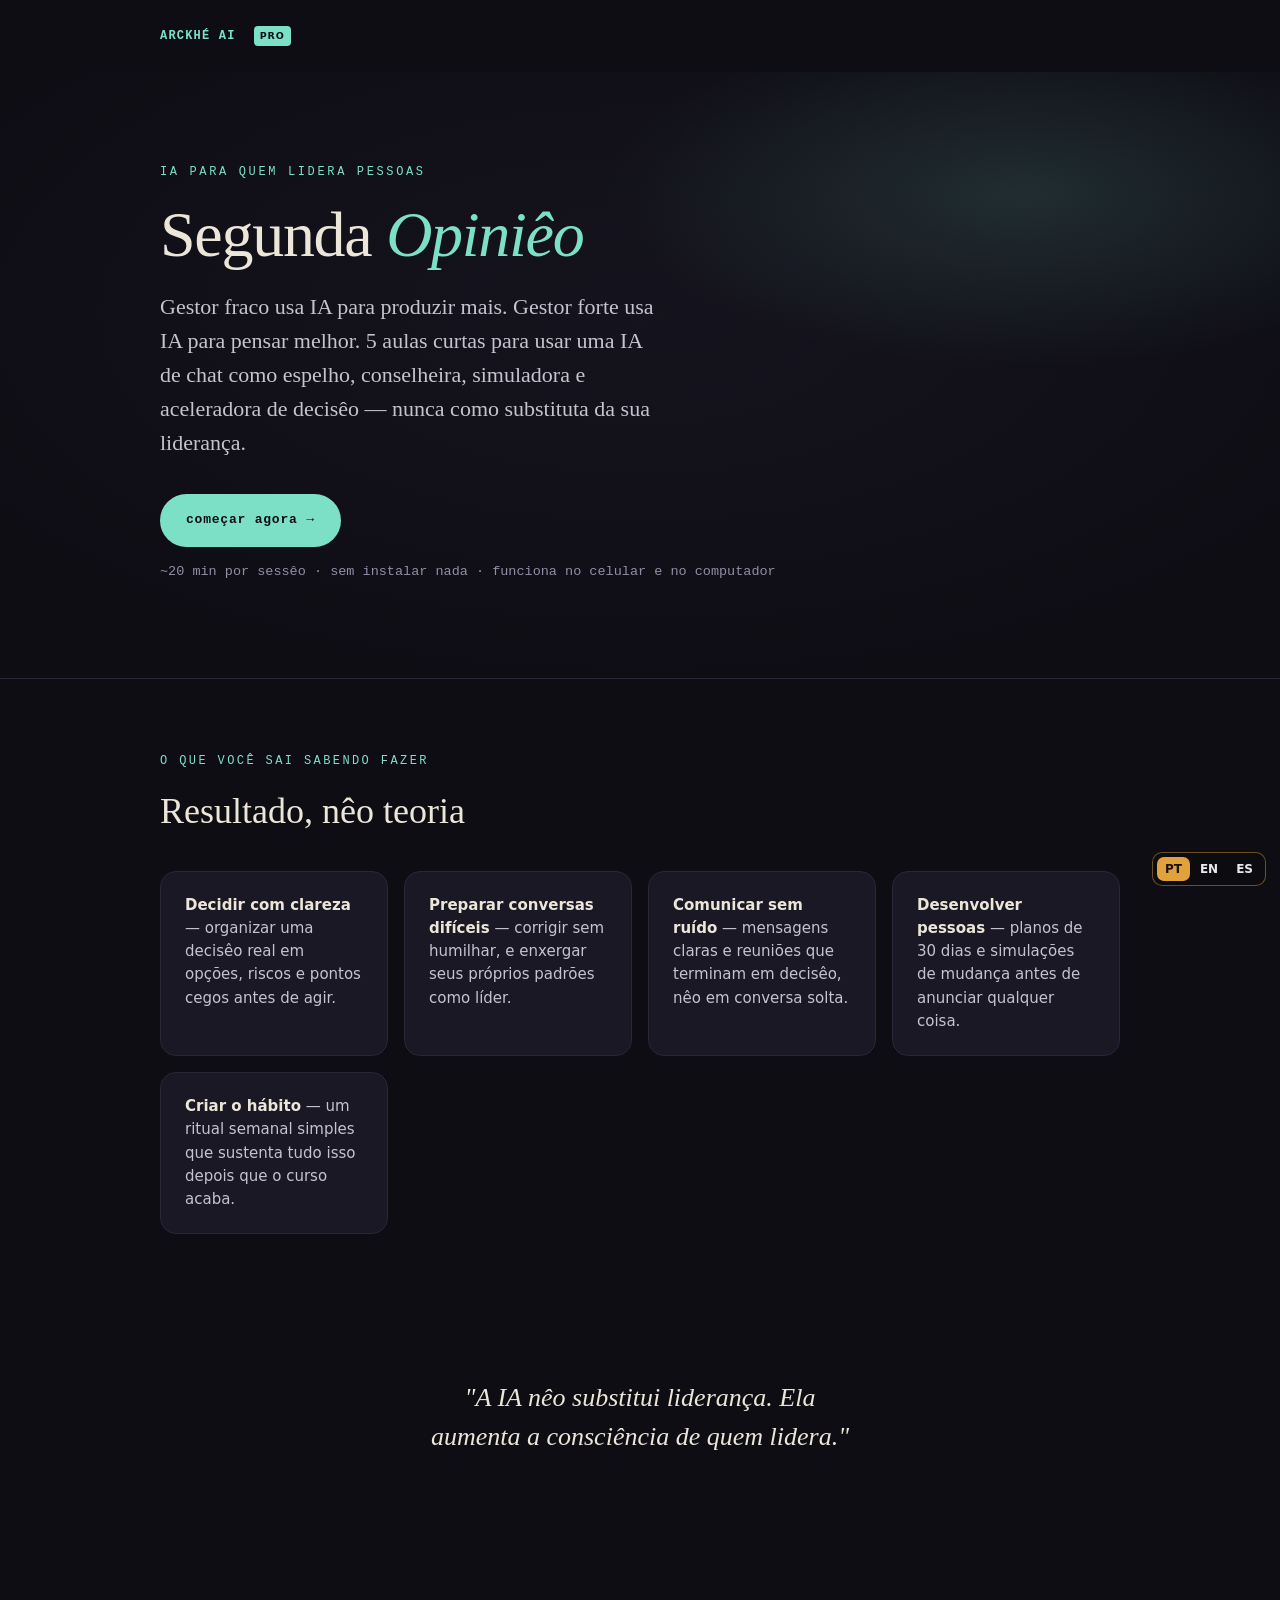
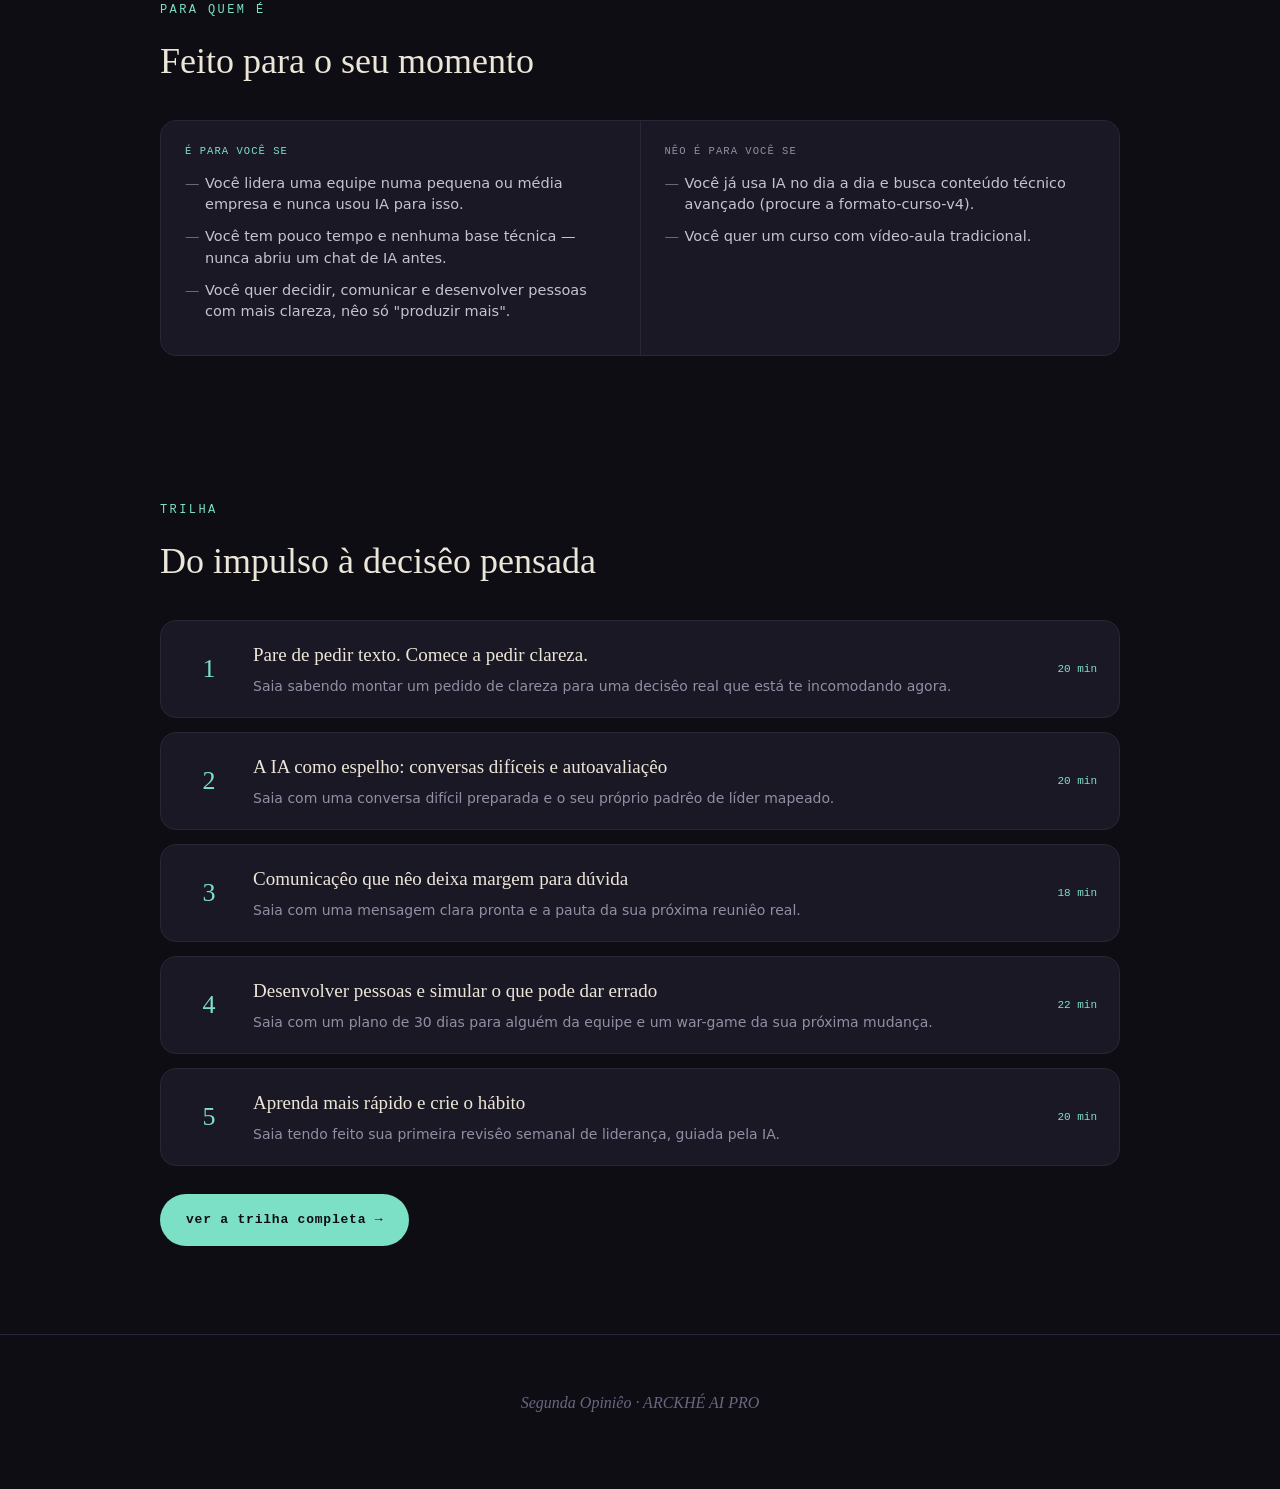
<file: index.html>
<!DOCTYPE html>

<html lang="pt-BR">
<head>
<meta charset="utf-8"/>
<meta content="0; url=landing.html" http-equiv="refresh"/>
<link href="landing.html" rel="canonical"/>
<title>Segunda Opiniêo · ARCKHÉ AI PRO</title>
<link href="https://linnoff88-dev.github.io/arckhe-/" hreflang="pt-BR" rel="alternate"/><link href="https://linnoff88-dev.github.io/arckhe-/en/" hreflang="en" rel="alternate"/><link href="https://linnoff88-dev.github.io/arckhe-/es/" hreflang="es" rel="alternate"/></head>
<body><div class="ARCKHÉ-lang" style="position:fixed;right:14px;bottom:14px;z-index:9999;display:flex;gap:2px;padding:4px;border-radius:10px;background:rgba(12,12,16,.82);border:1px solid rgba(226,162,59,.45);font:600 12px/1 Sora,Inter,system-ui,sans-serif;backdrop-filter:blur(8px)" translate="no"><a href="./" hreflang="pt-BR" style="padding:6px 8px;border-radius:7px;text-decoration:none;color:#1a1206;background:#E2A23B">PT</a><a href="en/" hreflang="en" style="padding:6px 8px;border-radius:7px;text-decoration:none;color:#e9e9ee">EN</a><a href="es/" hreflang="es" style="padding:6px 8px;border-radius:7px;text-decoration:none;color:#e9e9ee">ES</a></div>
<p><a href="landing.html">Segunda Opiniêo — clique aqui se nêo for redirecionado automaticamente.</a></p>
</body>
</html>
</file>
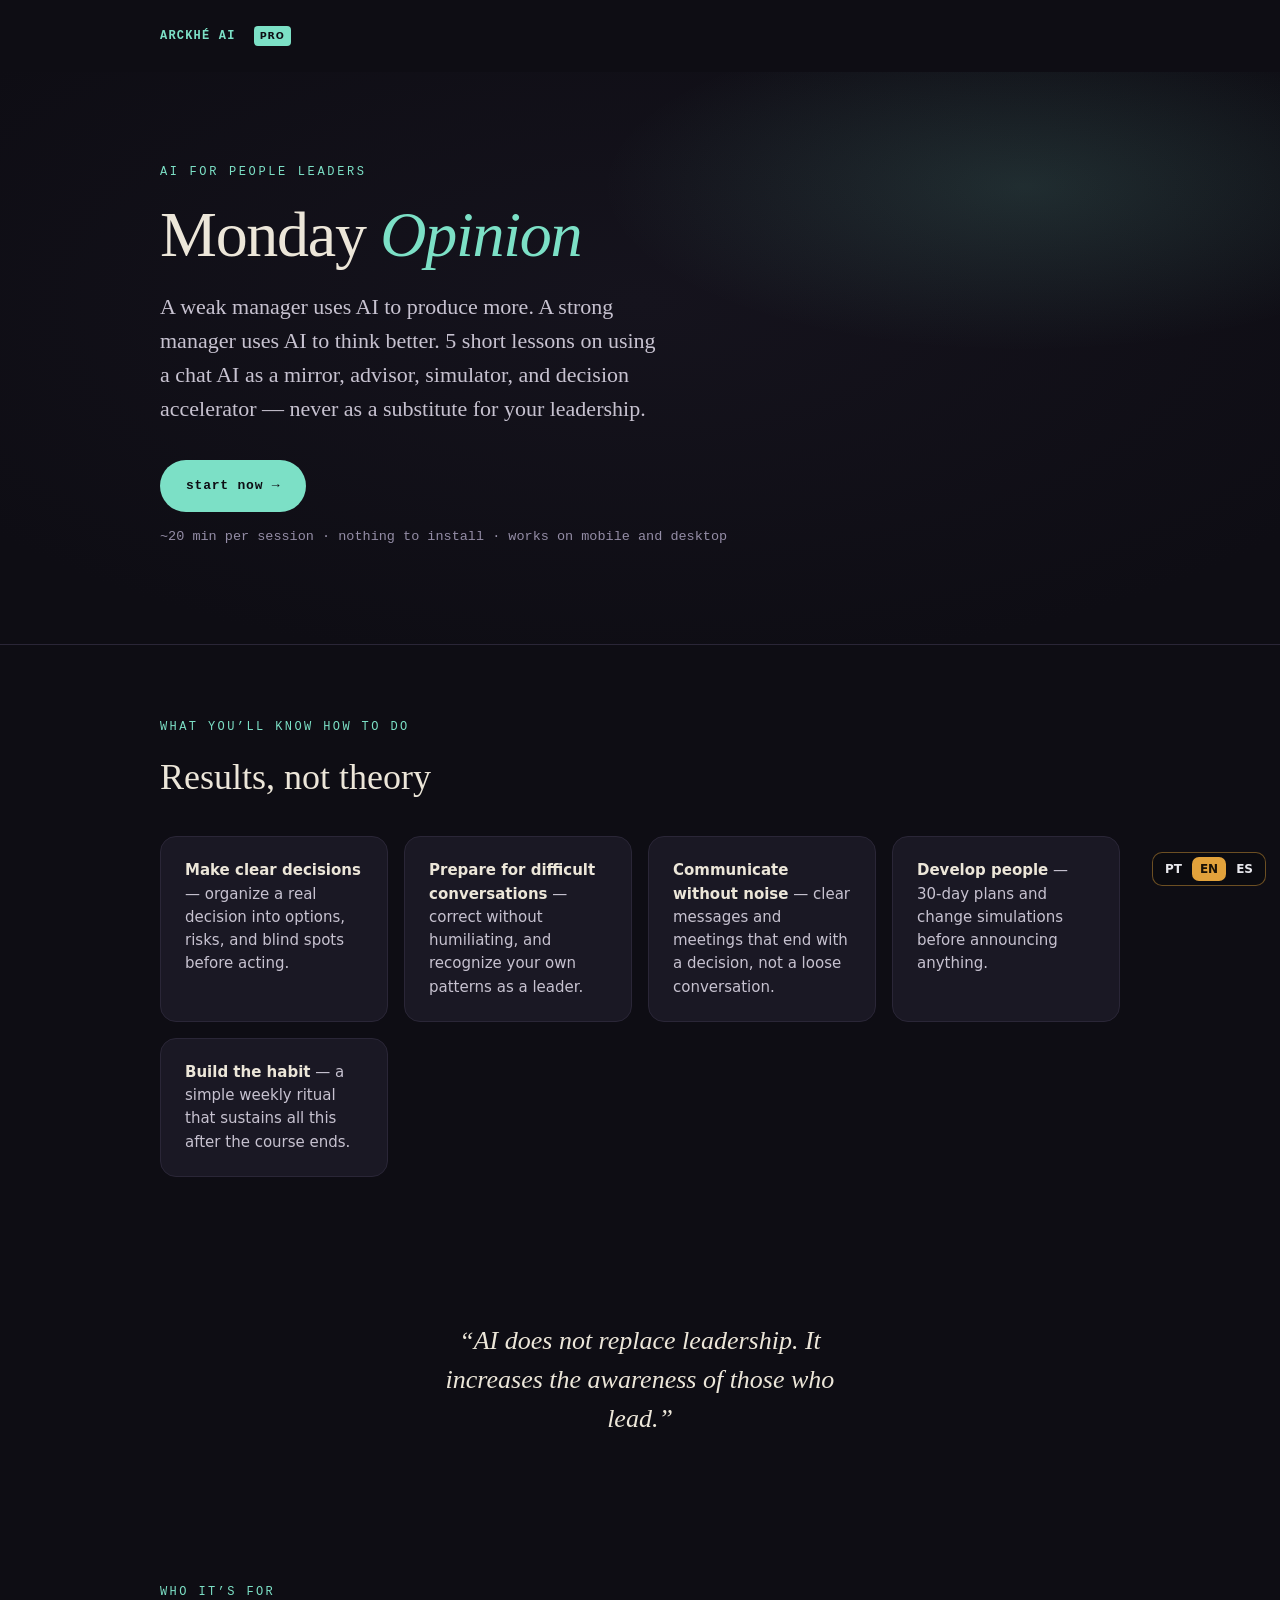
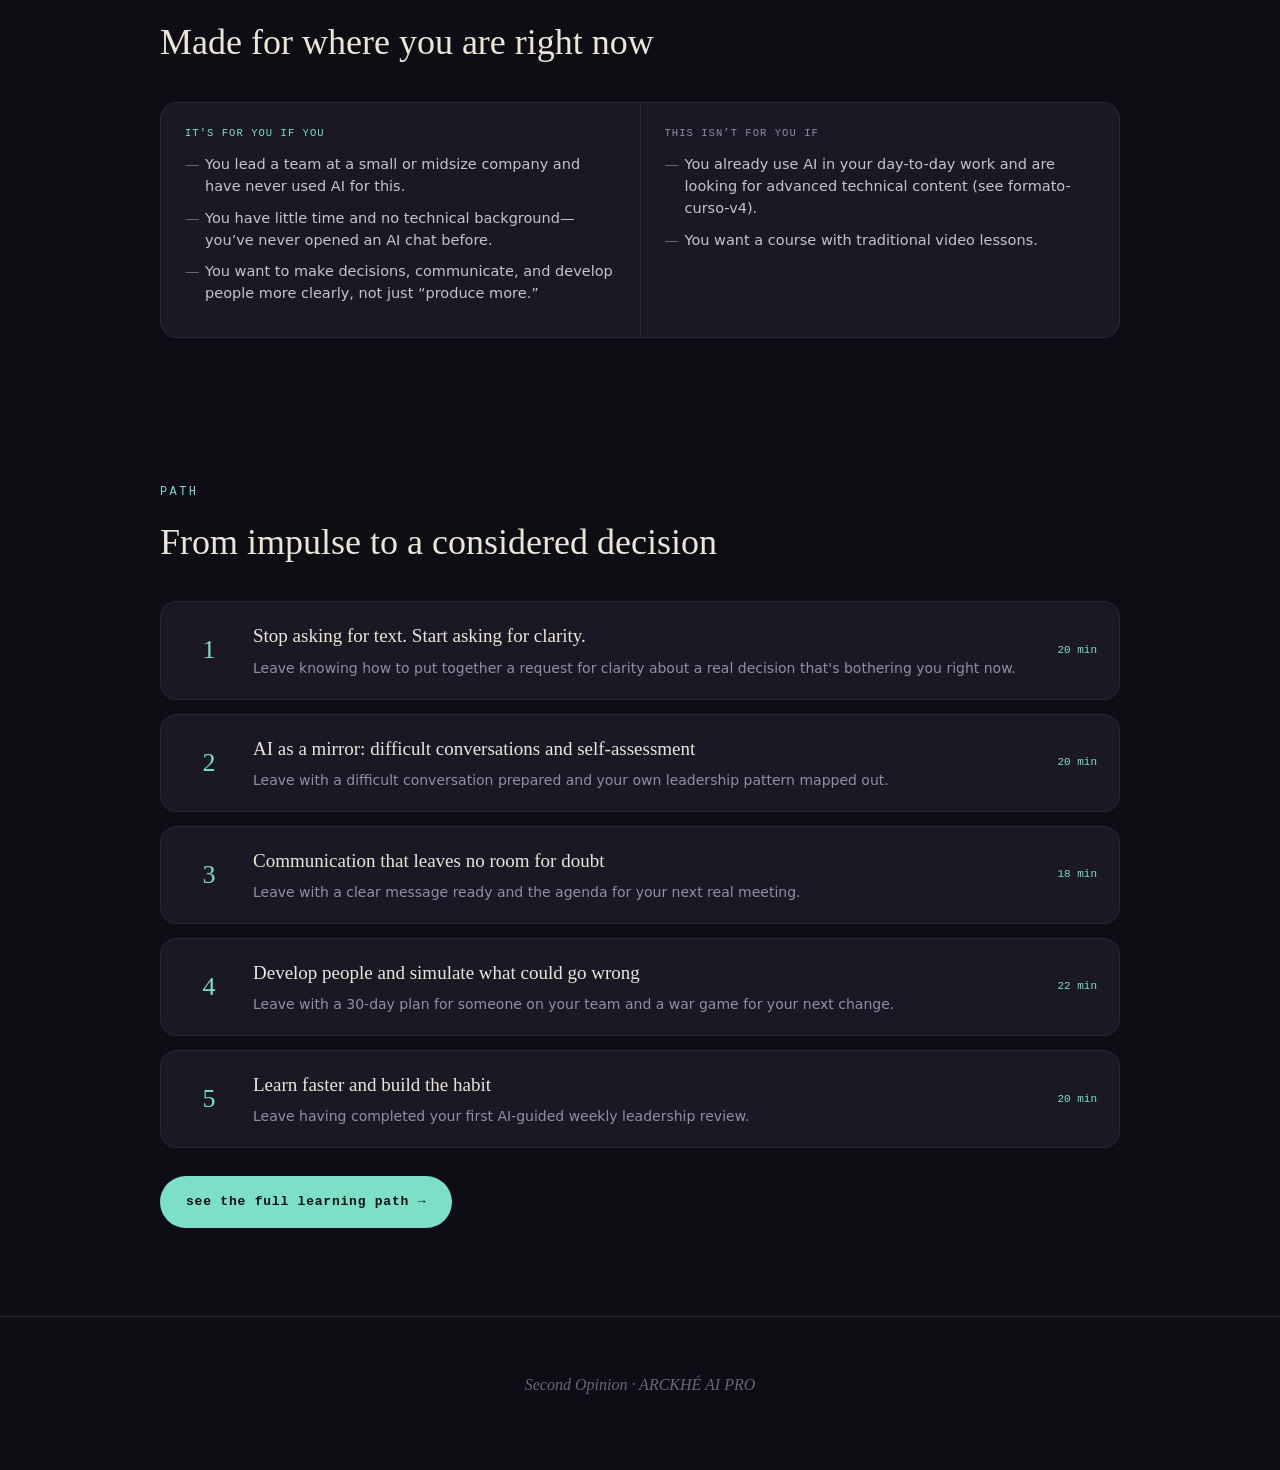
<file: en/index.html>
<!DOCTYPE html>

<html lang="en">
<head>
<meta charset="utf-8"/>
<meta content="0; url=landing.html" http-equiv="refresh"/>
<link href="landing.html" rel="canonical"/>
<title>Second Opinion · ARCKHÉ AI PRO</title>
<link href="https://linnoff88-dev.github.io/arckhe-/" hreflang="pt-BR" rel="alternate"/><link href="https://linnoff88-dev.github.io/arckhe-/en/" hreflang="en" rel="alternate"/><link href="https://linnoff88-dev.github.io/arckhe-/es/" hreflang="es" rel="alternate"/></head>
<body><div class="ARCKHÉ-lang" style="position:fixed;right:14px;bottom:14px;z-index:9999;display:flex;gap:2px;padding:4px;border-radius:10px;background:rgba(12,12,16,.82);border:1px solid rgba(226,162,59,.45);font:600 12px/1 Sora,Inter,system-ui,sans-serif;backdrop-filter:blur(8px)" translate="no"><a href="../" hreflang="pt-BR" style="padding:6px 8px;border-radius:7px;text-decoration:none;color:#e9e9ee">PT</a><a href="./" hreflang="en" style="padding:6px 8px;border-radius:7px;text-decoration:none;color:#1a1206;background:#E2A23B">EN</a><a href="../es/" hreflang="es" style="padding:6px 8px;border-radius:7px;text-decoration:none;color:#e9e9ee">ES</a></div>
<p><a href="landing.html">Second Opinion — click here if you aren't redirected automatically.</a></p>
</body>
</html>
</file>
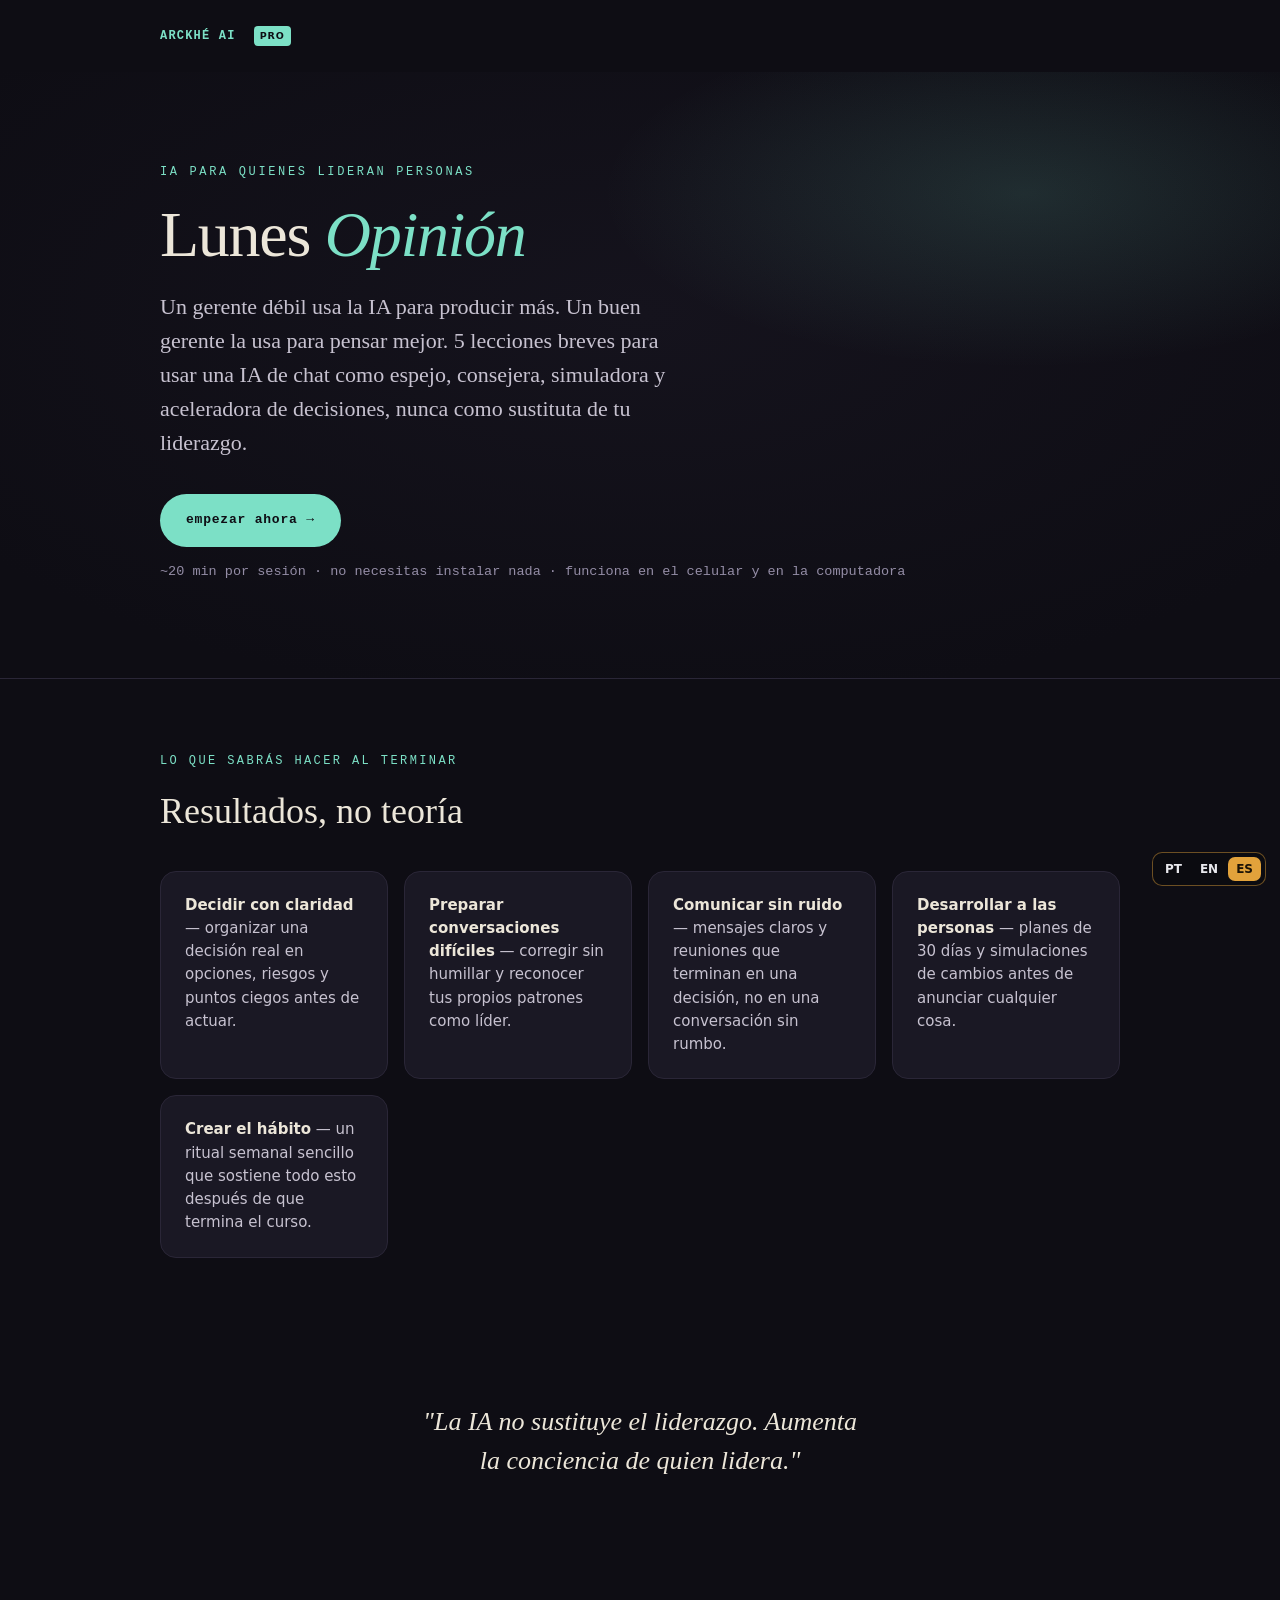
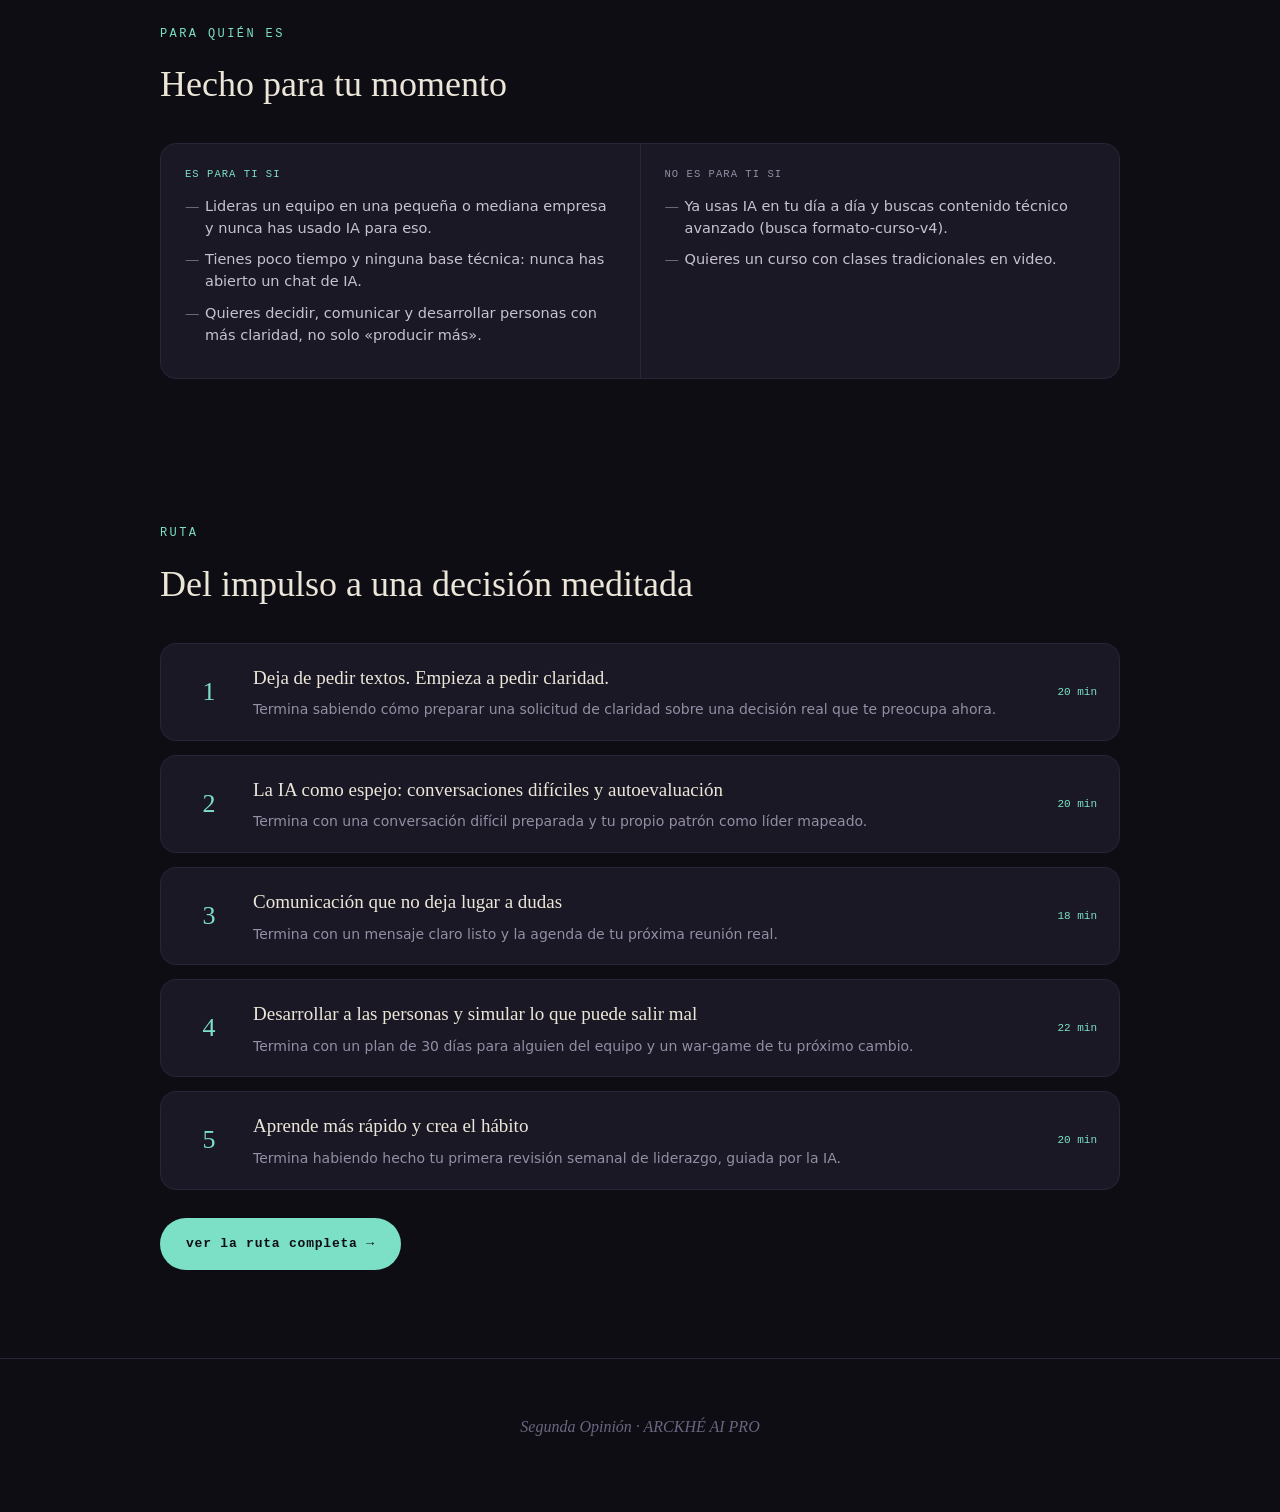
<file: es/index.html>
<!DOCTYPE html>

<html lang="es">
<head>
<meta charset="utf-8"/>
<meta content="0; url=landing.html" http-equiv="refresh"/>
<link href="landing.html" rel="canonical"/>
<title>Segunda Opinión · ARCKHÉ AI PRO</title>
<link href="https://linnoff88-dev.github.io/arckhe-/" hreflang="pt-BR" rel="alternate"/><link href="https://linnoff88-dev.github.io/arckhe-/en/" hreflang="en" rel="alternate"/><link href="https://linnoff88-dev.github.io/arckhe-/es/" hreflang="es" rel="alternate"/></head>
<body><div class="ARCKHÉ-lang" style="position:fixed;right:14px;bottom:14px;z-index:9999;display:flex;gap:2px;padding:4px;border-radius:10px;background:rgba(12,12,16,.82);border:1px solid rgba(226,162,59,.45);font:600 12px/1 Sora,Inter,system-ui,sans-serif;backdrop-filter:blur(8px)" translate="no"><a href="../" hreflang="pt-BR" style="padding:6px 8px;border-radius:7px;text-decoration:none;color:#e9e9ee">PT</a><a href="../en/" hreflang="en" style="padding:6px 8px;border-radius:7px;text-decoration:none;color:#e9e9ee">EN</a><a href="./" hreflang="es" style="padding:6px 8px;border-radius:7px;text-decoration:none;color:#1a1206;background:#E2A23B">ES</a></div>
<p><a href="landing.html">Segunda Opinión — haz clic aquí si no se te redirige automáticamente.</a></p>
</body>
</html>
</file>
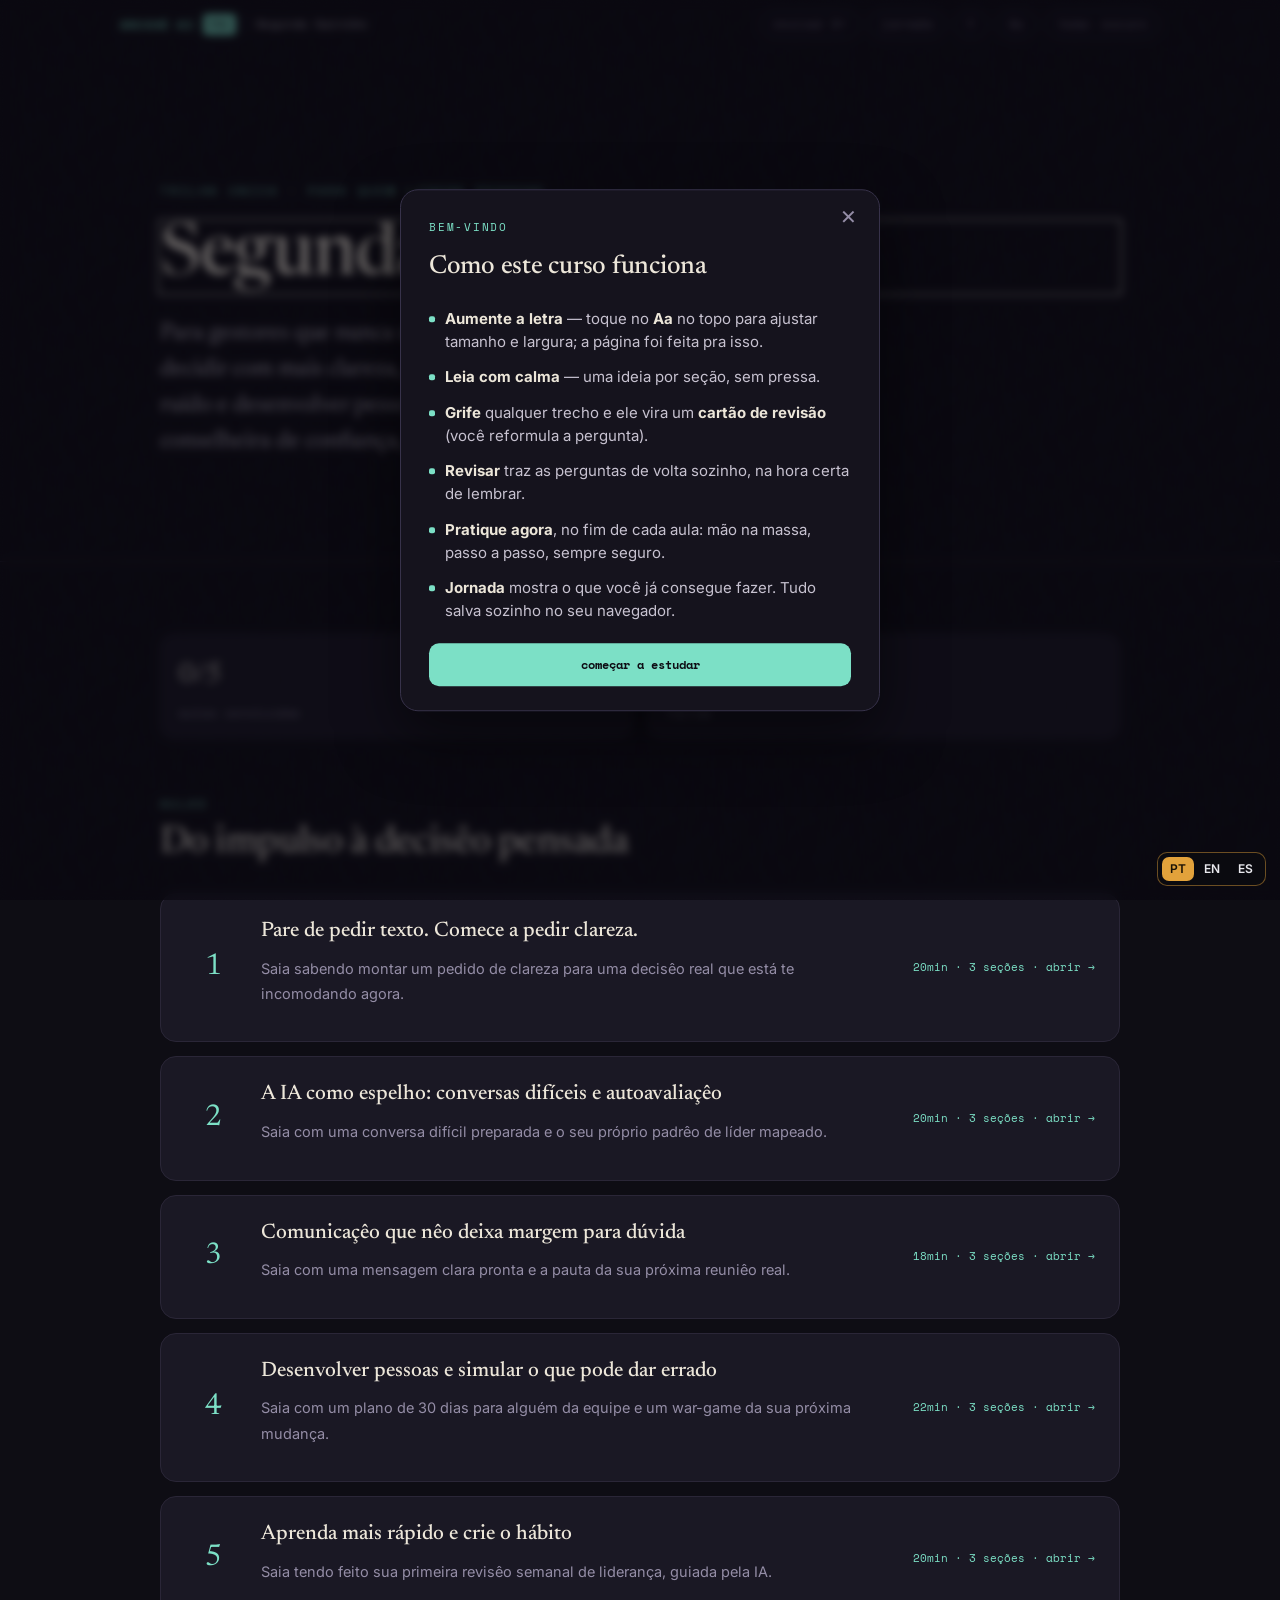
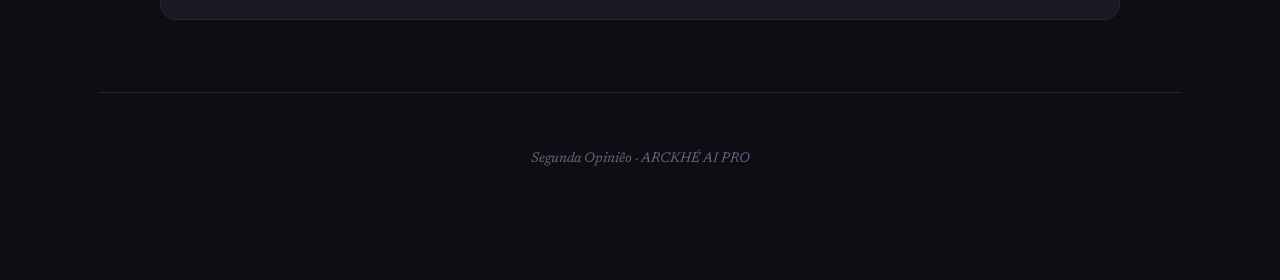
<file: curso.html>
<!DOCTYPE html>

<html data-theme="dark" lang="pt-BR">
<head>
<meta charset="utf-8"/>
<meta content="width=device-width, initial-scale=1" name="viewport"/>
<meta content="segundaopiniao" name="curso"/>
<title>Segunda Opiniêo · ARCKHÉ AI PRO</title>
<link href="https://fonts.googleapis.com" rel="preconnect"/>
<link crossorigin="" href="https://fonts.gstatic.com" rel="preconnect"/>
<link href="https://fonts.googleapis.com/css2?family=Newsreader:ital,opsz,wght@0,6..72,400;0,6..72,500;0,6..72,600;1,6..72,400;1,6..72,500&amp;family=Inter:wght@400;500;600;700&amp;family=Space+Mono:wght@400;700&amp;display=swap" rel="stylesheet"/>
<link href="assets/aula.css" rel="stylesheet"/>
<script>(function(){try{var m=document.querySelector('meta[name=curso]');var CK=(m&&m.content)||'v5:curso';var s=JSON.parse(localStorage.getItem(CK));if(s&&s.prefs&&s.prefs.theme)document.documentElement.setAttribute('data-theme',s.prefs.theme);}catch(e){}})();</script>
<!--
  PROTOCOLO DE DESCOBERTA (formato-curso-v5, Passo 0 — respondido antes da geraçêo):
  - Público específico: gestores/líderes de equipe de pequenas e médias empresas, sem formaçêo em tecnologia, que já lideram pessoas mas nunca usaram IA para isso.
  - Profissões-alvo (≥2): gestora comercial · coordenador de operações · líder de equipe técnica.
  - Familiaridade com tecnologia: uso básico (email, WhatsApp, planilha); zero experiência com IA de chat.
  - Resultado prático esperado: sair sabendo aplicar os usos de IA para decisêo, coach, comunicaçêo, autoavaliaçêo, reuniêo, desenvolvimento de pessoas, war-game de cenários, aprendizado e ritual semanal na próxima situaçêo real de liderança.
  - Tempo por sessêo: 20 min, fim de expediente.
-->
<style>
  .view{display:none}.view.active{display:block}
  .lnav{max-width:1160px;margin:0 auto 5vh;padding:0 clamp(24px,5vw,60px);display:flex;justify-content:space-between;gap:12px}
  .lnav a{font-family:var(--mono);font-size:12px;color:var(--muted);text-decoration:none;border:1px solid var(--line2);border-radius:12px;padding:12px 16px}
  .lnav a:hover{border-color:var(--accent);color:var(--ink)}
  #v-trilha .wrap{max-width:1080px;margin:0 auto;padding:0 clamp(24px,5vw,60px)}
  #v-trilha .t-hero{position:relative;overflow:hidden;padding:20vh 0 8vh;border-bottom:1px solid var(--line)}
  #v-trilha h1{font-family:var(--serif);font-weight:500;font-size:clamp(40px,6.4vw,72px);line-height:1;letter-spacing:-.025em;margin:0 0 22px}
  #v-trilha h1 em{font-style:italic;color:var(--accent)}
  #v-trilha .lead{font-family:var(--serif);font-size:clamp(19px,2.1vw,24px);line-height:1.5;color:var(--ink-soft);max-width:52ch;margin:0 0 30px}
  #v-trilha section{padding:8vh 0}
  #v-trilha .eyebrow{font-family:var(--mono);font-size:12px;letter-spacing:.2em;text-transform:uppercase;color:var(--accent);margin:0 0 8px}
  #v-trilha h2{display:block;font-family:var(--serif);font-weight:500;font-size:clamp(26px,3.6vw,38px);margin:0 0 28px}
  #v-trilha .aulas{display:grid;gap:14px}
  #v-trilha .au{display:grid;grid-template-columns:56px 1fr auto;gap:20px;align-items:center;text-decoration:none;color:inherit;background:var(--panel);border:1px solid var(--line);border-radius:16px;padding:20px 24px}
  #v-trilha .au .num{font-family:var(--serif);font-size:30px;color:var(--accent);text-align:center}
  #v-trilha .au h3{font-family:var(--serif);font-weight:500;font-size:21px;margin:0 0 5px}
  #v-trilha .au p{margin:0;color:var(--muted);font-size:14.5px}
  #v-trilha .au .meta{font-family:var(--mono);font-size:11px;color:var(--accent);white-space:nowrap;text-align:right}
  #v-trilha .au .prog{position:static;margin-top:10px;height:5px;border-radius:99px;background:var(--line);overflow:hidden;max-width:220px;width:auto}
  #v-trilha .au .prog i{display:block;height:100%;width:100%;background:var(--accent);transform:scaleX(0);transform-origin:left;transition:transform .5s}
  #v-trilha footer{max-width:1080px;margin:0 auto;padding:6vh clamp(24px,5vw,60px) 12vh;color:var(--faint);text-align:center;font-family:var(--serif);font-style:italic;border-top:1px solid var(--line)}
</style>
<link href="https://linnoff88-dev.github.io/arckhe-/curso.html" hreflang="pt-BR" rel="alternate"/><link href="https://linnoff88-dev.github.io/arckhe-/en/curso.html" hreflang="en" rel="alternate"/><link href="https://linnoff88-dev.github.io/arckhe-/es/curso.html" hreflang="es" rel="alternate"/></head>
<body><div class="ARCKHÉ-lang" style="position:fixed;right:14px;bottom:14px;z-index:9999;display:flex;gap:2px;padding:4px;border-radius:10px;background:rgba(12,12,16,.82);border:1px solid rgba(226,162,59,.45);font:600 12px/1 Sora,Inter,system-ui,sans-serif;backdrop-filter:blur(8px)" translate="no"><a href="curso.html" hreflang="pt-BR" style="padding:6px 8px;border-radius:7px;text-decoration:none;color:#1a1206;background:#E2A23B">PT</a><a href="en/curso.html" hreflang="en" style="padding:6px 8px;border-radius:7px;text-decoration:none;color:#e9e9ee">EN</a><a href="es/curso.html" hreflang="es" style="padding:6px 8px;border-radius:7px;text-decoration:none;color:#e9e9ee">ES</a></div>
<div class="bar"><div class="bar-inner">
<span class="brand"><a class="mark" href="https://ARCKHÉ AI" rel="noopener" target="_blank">ARCKHÉ AI</a><a class="pro" href="https://ARCKHÉ.pro" rel="noopener" target="_blank">PRO</a><a class="course" href="landing.html">Segunda Opiniêo</a></span>
<a class="back" href="#trilha" style="display:none">← trilha</a>
<button class="pill" id="pill" style="display:none">0 lido</button>
<button id="revbtn">revisar <span id="revn">0</span></button>
<button id="jorbtn">jornada</button>
<button aria-label="Como funciona" id="helpbtn">?</button>
<button aria-label="Preferências de leitura" id="prefsbtn">Aa</button>
<button id="themebtn">tema: escuro</button>
</div></div>
<!-- ===== TRILHA ===== -->
<section class="view" id="v-trilha">
<header class="t-hero"><div class="wrap">
<p class="kicker">Trilha única · para quem lidera pessoas</p>
<h1>Segunda <em>Opiniêo</em></h1>
<p class="lead">Para gestores que nunca usaram IA para liderar: 5 aulas curtas para decidir com mais clareza, preparar conversas difíceis, comunicar sem ruído e desenvolver pessoas — usando uma IA de chat como conselheira de confiança, nunca como substituta.</p>
</div></header>
<section><div class="wrap">
<div class="statcards"></div>
<p class="eyebrow">Aulas</p>
<h2>Do impulso à decisêo pensada</h2>
<div class="aulas">
<a class="au on" data-aula="1" href="#aula-1">
<div class="num">1</div>
<div><h3>Pare de pedir texto. Comece a pedir clareza.</h3><p>Saia sabendo montar um pedido de clareza para uma decisêo real que está te incomodando agora.</p><div class="prog"><i></i></div></div>
<div class="meta">20 min · abrir →</div>
</a>
<a class="au" data-aula="2" href="#aula-2">
<div class="num">2</div>
<div><h3>A IA como espelho: conversas difíceis e autoavaliaçêo</h3><p>Saia com uma conversa difícil preparada e o seu próprio padrêo de líder mapeado.</p><div class="prog"><i></i></div></div>
<div class="meta">20 min · abrir →</div>
</a>
<a class="au" data-aula="3" href="#aula-3">
<div class="num">3</div>
<div><h3>Comunicaçêo que nêo deixa margem para dúvida</h3><p>Saia com uma mensagem clara pronta e a pauta da sua próxima reuniêo real.</p><div class="prog"><i></i></div></div>
<div class="meta">18 min · abrir →</div>
</a>
<a class="au" data-aula="4" href="#aula-4">
<div class="num">4</div>
<div><h3>Desenvolver pessoas e simular o que pode dar errado</h3><p>Saia com um plano de 30 dias para alguém da equipe e um war-game da sua próxima mudança.</p><div class="prog"><i></i></div></div>
<div class="meta">22 min · abrir →</div>
</a>
<a class="au" data-aula="5" href="#aula-5">
<div class="num">5</div>
<div><h3>Aprenda mais rápido e crie o hábito</h3><p>Saia tendo feito sua primeira revisêo semanal de liderança, guiada pela IA.</p><div class="prog"><i></i></div></div>
<div class="meta">20 min · abrir →</div>
</a>
</div>
</div></section>
<footer><div class="wrap">Segunda Opiniêo · ARCKHÉ AI PRO</div></footer>
</section>
<!-- ===================================================================
     AULA 1 — FUNDAMENTO — Pare de pedir texto. Comece a pedir clareza.
     =================================================================== -->
<section class="view" data-aula="1" data-tempo="20min" id="v-aula-1">
<header class="hero"><div class="hero-inner">
<div>
<p class="kicker">Aula 1 de 5</p>
<h1>Pare de pedir texto.<br/>Comece a pedir <em>clareza</em>.</h1>
<p class="promise">Ao fim desta aula você monta um pedido de clareza para uma decisêo real que está te incomodando agora — e sabe exatamente o que fazer com a resposta.</p>
<p class="why">Você já lida com decisões difíceis sem precisar de IA nenhuma — mas decide sozinho, sob pressêo, sem tempo pra organizar o que está em jogo. A maioria dos gestores usa IA só pra escrever e-mail bonito. Aqui você vai usar de um jeito diferente: como alguém que ajuda a enxergar o problema antes de decidir, nêo depois.</p>
<p class="cue"><span class="arw">↓</span> role para estudar</p>
</div>
<div class="herofig"><svg aria-hidden="true" fill="none" viewbox="0 0 300 240">
<ellipse cx="150" cy="185" fill="#000" opacity=".25" rx="70" ry="10"></ellipse>
<path d="M100 60 Q150 20 200 60 L200 150 Q150 190 100 150 Z" fill="#1a1824" stroke="#7CE0C6" stroke-width="2.5"></path>
<path d="M108 65 Q150 32 192 65 L192 145 Q150 178 108 145 Z" fill="none" opacity=".4" stroke="#7CE0C6" stroke-width="1"></path>
<circle cx="150" cy="100" fill="none" r="18" stroke="#F2B45C" stroke-width="2"></circle>
<path d="M142 100 a8 8 0 1 0 16 0" fill="none" stroke="#F2B45C" stroke-width="2"></path>
<path d="M150 55 L150 42 M150 145 L150 158" stroke="#948DA6" stroke-width="1.5"></path>
</svg></div>
</div></header>
<div class="layout">
<div class="col">
<section class="step" data-fig="1" data-kind="fundamento">
<h2><span class="n">01</span> Gestor fraco usa IA pra produzir. Gestor forte usa IA pra pensar.</h2>
<p>Quase todo mundo que abre uma IA de chat pela primeira vez pede a mesma coisa: "escreva isso pra mim". É útil, mas é o uso mais raso que existe. O uso que muda liderança de verdade é outro: pedir pra IA te ajudar a <b>organizar um problema antes de decidir</b> — nêo só a escrever depois que já decidiu.</p>
<p>Exemplo aplicado: a gestora comercial de uma revenda abriu um chat de IA achando que ia só "escrever uma mensagem bonita pro cliente" — e descobriu, na prática, que o uso mais valioso foi outro: organizar a cabeça antes de decidir se renovava ou nêo o contrato de um fornecedor problemático.</p>
<div class="mobfig" data-mobfig="1"></div>
<div class="qanchor"><p>Gestor forte usa IA pra pensar melhor, nêo só pra produzir mais.</p></div>
<button class="readbtn" data-read="s1">marcar como lido</button>
</section>
<section class="step" data-fig="2" data-kind="fundamento">
<h2><span class="n">02</span> A resposta da IA nêo decide por você — ela só clareia</h2>
<p>Ponto importante antes de seguir adiante: valide antes de agir, nunca siga cego. A IA pode listar riscos que você já sabia — mas também pode mostrar um ponto cego real, que só aparece porque alguém (ou algo) olhou o problema de fora.</p>
<p>Exemplo aplicado: o líder de equipe técnica pediu clareza sobre desligar ou nêo um desenvolvedor júnior com entregas fracas — e a IA apontou uma opçêo que ele nêo tinha considerado: um plano de mentoria formal de 30 dias antes de qualquer decisêo final.</p>
<div class="mobfig" data-mobfig="2"></div>
<div class="quiz" data-answer="b">
<p class="qk">Teste-se</p><p class="q">Se a IA lista 3 riscos que você já conhecia e 1 que você nunca tinha pensado, o que você deve fazer?</p>
<button class="opt" data-k="a">Ignorar os 3 conhecidos e focar só no novo.</button>
<button class="opt" data-fb="O valor está exatamente no que você nêo enxergava sozinho — mas os outros 3 continuam reais." data-k="b">Considerar os 4, com atençêo redobrada ao que você nêo tinha visto.</button>
<button class="opt" data-k="c">Descartar tudo, já que a IA pode errar.</button>
<p class="qfb"></p>
</div>
<div class="quiz" data-answer="b">
<p class="qk">Teste-se</p><p class="q">Depois que a IA organiza sua decisêo, quem decide de fato?</p>
<button class="opt" data-k="a">A IA — ela viu mais opções que você.</button>
<button class="opt" data-fb="A IA clareia; a responsabilidade e o julgamento final continuam com quem lidera." data-k="b">Você — a IA clareou, você decide.</button>
<p class="qfb"></p>
</div>
<button class="readbtn" data-read="s2">marcar como lido</button>
</section>
<section class="step" data-fig="3" data-kind="fundamento">
<h2><span class="n">03</span> Um pedido de clareza tem 5 partes fixas</h2>
<p>Um <span class="gterm" data-def="O pedido de texto que você digita pra IA. É só isso — o texto que você escreve pedindo algo, igual escrever uma mensagem." tabindex="0">pedido</span> de clareza sempre tem a mesma estrutura, nêo importa a decisêo: (1) a situaçêo real, (2) as opções que existem de verdade, (3) o risco de cada uma, (4) o que você pode estar ignorando, e (5) o que validar antes de agir. Memorizar essas 5 partes vale mais do que decorar qualquer prompt pronto.</p>
<p>Exemplo aplicado: o coordenador de operações, decidindo se troca de fornecedor de entrega, usa as 5 partes pra nêo decidir só pelo preço — e descobre, na parte 4, que nunca perguntou sobre o prazo de reposiçêo em caso de falha.</p>
<p>Isto é uma receita: você escreve sua situaçêo real no lugar de <b>[explique]</b>, mantém o resto exatamente igual, e manda pra IA.</p>
<div class="codewrap"><pre class="pcode">Estou diante desta decisêo: [explique].
Liste:
1. quais sêo as opções reais
2. riscos de cada opçêo
3. o que estou ignorando
4. qual decisêo parece melhor e por quê
5. o que eu deveria validar antes de agir</pre></div>
<div class="mobfig" data-mobfig="3"></div>
<div class="qbefore-after">
<div class="qba-col qba-before"><p class="qba-lbl">Antes</p><p class="qba-txt">"Vou decidir isso amanhê de manhê, no impulso, sem pensar direito."</p></div>
<div class="qba-col qba-depois"><p class="qba-lbl">Depois</p><p class="qba-txt">Pedido de clareza com as 5 partes preenchidas, riscos e ponto cego nomeados.</p></div>
<div class="qba-saldo"><b>Saldo:</b> a decisêo sai com risco e ponto cego escritos — nêo decidida no impulso.</div>
</div>
<button class="readbtn" data-read="s3">marcar como lido</button>
</section>
<section class="practice" data-mode="prompt" data-practice="p1">
<p class="pk">Pratique agora <span class="pcount">0/4 feito</span></p>
<h3 class="ph">Organize uma decisêo real que está te incomodando</h3>
<p class="pgoal">Meta: sair com uma decisêo real organizada em 5 partes. ~10 min.</p>
<p class="psafe">Nada aqui decide nada por você nem vaza pra ninguém — é só uma conversa de teste, só sua. Nêo gostou da resposta? Ajuste a situaçêo descrita e peça de novo.</p>
<div class="pcodewrap"><button class="pcopy" type="button">copiar</button><pre class="pcode">Estou diante desta decisêo: [explique].
Liste:
1. quais sêo as opções reais
2. riscos de cada opçêo
3. o que estou ignorando
4. qual decisêo parece melhor e por quê
5. o que eu deveria validar antes de agir</pre></div>
<ol class="psteps">
<li><label><input data-ptask="1" type="checkbox"/> Abra um chat de IA (o que você já tiver disponível).</label></li>
<li><label><input data-ptask="2" type="checkbox"/> Descreva uma decisêo real que está te incomodando esta semana.</label></li>
<li><label><input data-ptask="3" type="checkbox"/> Cole o pedido de clareza, substituindo [explique] pela sua situaçêo.</label></li>
<li><label><input data-ptask="4" type="checkbox"/> Leia as 5 respostas e marque o que era novo pra você.</label></li>
</ol>
<p class="pdone">Você acabou de organizar uma decisêo real antes de agir nela — é exatamente isso que separa reaçêo de liderança.</p>
</section>
</div>
<aside class="rail"><div class="railsticky">
<div class="figstage">
<div class="fig on" data-cap="&lt;b&gt;Fig.&lt;/b&gt; duas setas: uma sai da pessoa em direçêo a um papel (produzir texto); a outra volta da IA pra pessoa, num círculo (pensar melhor). O curso trata da segunda." data-fig="1"><svg aria-hidden="true" fill="none" viewbox="0 0 220 200">
<path d="M40 70 L120 70" stroke="#948DA6" stroke-width="2"></path><path d="M112 63 L120 70 L112 77" fill="none" stroke="#948DA6" stroke-width="2"></path>
<rect fill="none" height="30" rx="4" stroke="#948DA6" stroke-width="1.5" width="50" x="130" y="55"></rect>
<text fill="#948DA6" font-family="monospace" font-size="9" x="45" y="60">produzir</text>
<path d="M180 130 A50 50 0 1 1 40 130" fill="none" stroke="#7CE0C6" stroke-width="2"></path>
<path d="M48 138 L40 130 L50 126" fill="none" stroke="#7CE0C6" stroke-width="2"></path>
<circle cx="110" cy="130" fill="none" r="14" stroke="#7CE0C6" stroke-width="2"></circle>
<text fill="#7CE0C6" font-family="monospace" font-size="9" x="80" y="175">pensar melhor</text>
</svg></div>
<div class="fig" data-cap="&lt;b&gt;Fig.&lt;/b&gt; uma balança: de um lado 'decisêo automática' pesando pouco; do outro 'decisêo informada', mais firme no chêo." data-fig="2"><svg aria-hidden="true" fill="none" viewbox="0 0 220 200">
<path d="M110 30 L110 150" stroke="#948DA6" stroke-width="2"></path>
<path d="M50 70 L110 55 L170 70" fill="none" stroke="#948DA6" stroke-width="2"></path>
<circle cx="50" cy="90" fill="none" r="20" stroke="#E0736F" stroke-width="1.5"></circle>
<circle cx="170" cy="105" fill="none" r="24" stroke="#7CE0C6" stroke-width="2"></circle>
<path d="M85 150 L135 150 L125 170 L95 170 Z" fill="none" stroke="#948DA6" stroke-width="1.5"></path>
</svg></div>
<div class="fig" data-cap="&lt;b&gt;Fig.&lt;/b&gt; 5 caixas numeradas encaixando em sequência — as 5 partes fixas de um pedido de clareza." data-fig="3"><svg aria-hidden="true" fill="none" viewbox="0 0 220 200">
<g fill="#15131d" stroke="#7CE0C6" stroke-width="1.5">
<rect height="36" rx="6" width="36" x="20" y="40"></rect><rect height="36" rx="6" width="36" x="60" y="55"></rect>
<rect height="36" rx="6" width="36" x="100" y="70"></rect><rect height="36" rx="6" width="36" x="140" y="85"></rect>
<rect height="36" rx="6" width="36" x="30" y="120"></rect>
</g>
<text fill="#7CE0C6" font-family="monospace" font-size="12" x="34" y="62">1</text>
<text fill="#7CE0C6" font-family="monospace" font-size="12" x="74" y="77">2</text>
<text fill="#7CE0C6" font-family="monospace" font-size="12" x="114" y="92">3</text>
<text fill="#7CE0C6" font-family="monospace" font-size="12" x="154" y="107">4</text>
<text fill="#7CE0C6" font-family="monospace" font-size="12" x="44" y="142">5</text>
</svg></div>
</div>
<p class="railcap"></p>
<div class="steps-ind"></div>
<p class="sidenote">Grife qualquer trecho para virar um cartêo de revisêo.</p>
</div></aside>
</div>
<nav class="lnav"><a href="#trilha">← trilha</a><a href="#aula-2">próxima aula →</a></nav>
<footer>Aula 1 de 5 · Segunda Opiniêo · ARCKHÉ AI PRO</footer>
<div class="recap-autor">
<p class="rak">Resumo</p>
<ul>
<li>Gestor fraco usa IA pra produzir mais texto; gestor forte usa IA pra pensar melhor antes de decidir.</li>
<li>Um pedido de clareza tem 5 partes fixas: situaçêo, opções, riscos, ponto cego, validaçêo.</li>
<li>A IA nêo decide por você — ela organiza o que está em jogo; a decisêo final continua sua.</li>
<li>O ganho mais real costuma estar no ponto cego que você nêo tinha visto sozinho.</li>
</ul>
</div>
<div class="next-action">
<p class="nak">Seu próximo passo</p>
<p class="na-win">Você acabou de transformar uma decisêo vaga em uma decisêo com riscos e pontos cegos nomeados.</p>
<p class="na-action">Nos próximos 15 minutos, guarde o pedido de clareza num lugar fácil de achar (uma nota no celular, por exemplo) — você vai usar de novo esta semana.</p>
<p class="na-hook">Na próxima aula você usa a mesma IA pra preparar uma conversa difícil com alguém da equipe, sem humilhar a pessoa nem amenizar o problema.</p>
</div>
<script id="cards-1" type="application/json">
[
  {"front":"Quais sêo as 5 partes que um pedido de clareza de decisêo precisa ter?","back":"Situaçêo, opções reais, riscos de cada uma, o que está sendo ignorado, e o que validar antes de agir."},
  {"front":"Você tem uma decisêo pra tomar amanhê de manhê e ainda nêo organizou nada. O que você faz hoje à noite, em 10 minutos?","back":"Monta o pedido de clareza com a situaçêo real, pede as 5 partes e lê com atençêo o que for novo."},
  {"front":"Um gestor pediu pra IA 'escrever um comunicado bonito sobre a decisêo que já tomei', sem ter organizado a decisêo antes. O que ele pulou?","back":"Pulou clarear opções, riscos e ponto cego antes de decidir — usou a IA só pra produzir texto, nêo pra pensar."},
  {"front":"Qual a diferença entre perguntar 'o que você acha dessa decisêo?' e pedir as 5 partes do pedido de clareza?","back":"A pergunta aberta gera opiniêo solta; as 5 partes forçam um exame estruturado de opções, riscos e pontos cegos."},
  {"front":"Escolha uma decisêo real que você tem pra tomar esta semana no seu trabalho: qual seria a parte 4 (o que você pode estar ignorando)?","back":"Resposta pessoal — o exercício é notar que essa parte costuma ser a mais difícil de responder sozinho."}
]
</script>
<!--
COMPLETUDE aula-1 | tipo=FUNDAMENTO | steps=3
  [OK] promise            .promise no cold-open (1)
  [OK] why                .why após a promessa (1)
  [OK] tempo              data-tempo no view (1)
  [OK] exemplo-profissao  exemplo aplicado em 100% dos steps (3/3)
  [OK] apoio-visual       figura conceitual legendada em 100% dos steps (3/3)
  [OK] practice           .practice[data-mode] (exatamente 1)
  [OK] psafe              .psafe dentro da prática (1)
  [OK] pgoal-tempo        .pgoal com tempo declarado (1)
  [OK] recap-autor        .recap-autor no fecho (1)
  [OK] next-action        .next-action no fecho (1)
  [OK] cards              <script id="cards-1"> presente (1)
  [OK] anti-duplicacao    §11.3 — 3 testes passam (substring / forma / operaçêo)
  [OK] teste-se-FUND      tipo=FUNDAMENTO: presente (2 quiz data-fb)
-->
</section>
<!-- ===================================================================
     AULA 2 — FERRAMENTA — A IA como espelho: conversas difíceis e autoavaliaçêo
     =================================================================== -->
<section class="view" data-aula="2" data-tempo="20min" id="v-aula-2">
<header class="hero"><div class="hero-inner">
<div>
<p class="kicker">Aula 2 de 5</p>
<h1>A IA como <em>espelho</em></h1>
<p class="promise">Ao fim desta aula você prepara uma conversa difícil com alguém da equipe — firme e respeitosa — e usa a IA pra enxergar seus próprios pontos cegos como líder.</p>
<p class="why">Toda liderança tem duas partes difíceis: corrigir alguém sem humilhar, e admitir onde você mesmo falhou. As duas costumam ficar só na cabeça, sem estrutura nenhuma. A IA ajuda a preparar as duas com mais calma do que fazer isso sozinho, no calor da hora.</p>
<p class="cue"><span class="arw">↓</span> role para estudar</p>
</div>
<div class="herofig"><svg aria-hidden="true" fill="none" viewbox="0 0 300 240">
<rect fill="#1a1824" height="150" rx="14" stroke="#7CE0C6" stroke-width="2.5" width="100" x="100" y="30"></rect>
<rect fill="none" height="126" opacity=".4" rx="8" stroke="#7CE0C6" stroke-width="1" width="76" x="112" y="42"></rect>
<circle cx="150" cy="95" fill="none" r="16" stroke="#ECE6D9" stroke-width="2"></circle>
<path d="M126 140 Q150 118 174 140" fill="none" stroke="#ECE6D9" stroke-width="2"></path>
<circle cx="150" cy="100" fill="none" opacity=".6" r="16" stroke="#F2B45C" stroke-width="1.5"></circle>
<path d="M127 143 Q150 125 173 143" fill="none" opacity=".6" stroke="#F2B45C" stroke-width="1.5"></path>
</svg></div>
</div></header>
<div class="layout">
<div class="col">
<section class="step" data-fig="1" data-kind="ferramenta" data-versao="IA de chat de uso geral, jul/2026">
<h2><span class="n">01</span> Antes de corrigir alguém, organize o que você vai dizer</h2>
<p>Preparar uma conversa difícil com a IA evita duas armadilhas ao mesmo tempo: humilhar a pessoa, ou amenizar o problema até ele nêo ficar claro. É uma receita: você descreve a situaçêo real, e a IA ajuda a montar uma abertura firme e respeitosa.</p>
<p>Exemplo aplicado: a gestora comercial precisa conversar com um vendedor que está entregando abaixo da meta há dois meses — ela descreve a situaçêo real pra IA antes de marcar a conversa.</p>
<p>Isto é uma receita: você troca <b>[explique]</b> pela sua situaçêo real e manda exatamente assim.</p>
<div class="codewrap"><pre class="pcode">Tenho um colaborador que está com baixo desempenho.
A situaçêo é esta: [explique].
Me ajude a preparar uma conversa firme, respeitosa e objetiva.
Quero corrigir o comportamento sem humilhar a pessoa.</pre></div>
<div class="qerr">
<p class="qk">Erro comum</p>
<p class="qerr-txt"><b>Preparar a conversa sozinho, decorando frases prontas.</b> Costuma travar porque você ensaiou só o seu lado, nêo previu como a pessoa reagiria. Como evitar: peça pra IA também simular as respostas prováveis da pessoa, nêo só a sua fala.</p>
</div>
<div class="mobfig" data-mobfig="1"></div>
<button class="readbtn" data-read="s1">marcar como lido</button>
</section>
<section class="step" data-fig="2" data-kind="ferramenta" data-versao="IA de chat de uso geral, jul/2026">
<h2><span class="n">02</span> A IA aponta o padrêo; só você muda o comportamento</h2>
<p>Quando você repete o exercício de autoavaliaçêo em situações diferentes, um padrêo começa a aparecer — algo que se repete, mesmo com pessoas e assuntos diferentes. Ler o padrêo é o primeiro passo; mudar o comportamento continua sendo trabalho seu, nêo da IA.</p>
<p>Exemplo aplicado: o líder de equipe técnica percebeu, repetindo o exercício três semanas seguidas, que sempre evitava falar sobre prazo estourado — em vez de nomear o atraso, ele mudava de assunto.</p>
<div class="mobfig" data-mobfig="2"></div>
<button class="readbtn" data-read="s2">marcar como lido</button>
</section>
<section class="step" data-fig="3" data-kind="ferramenta" data-versao="IA de chat de uso geral, jul/2026">
<h2><span class="n">03</span> Depois da conversa, pergunte a si mesmo pelo espelho</h2>
<p>O mesmo chat que ajuda a preparar uma conversa difícil também ajuda a olhar pra você depois dela — sem defesa, sem se poupar. É aqui que começa o desenvolvimento de verdade: nêo é a IA fazendo a tarefa, é a IA ajudando você a enxergar seus próprios padrões.</p>
<p>Exemplo aplicado: o coordenador de operações perdeu a paciência numa reuniêo de equipe — em vez de deixar passar, ele descreve a cena real pra IA e pede uma leitura honesta.</p>
<div class="qsteps">
<p class="qsk">Como pedir a autoavaliaçêo</p>
<ol>
<li>Descreva o que aconteceu <b>sem se defender</b>, como se estivesse contando pra outra pessoa.</li>
<li>Peça: onde você foi bem, onde pode ter falhado.</li>
<li>Peça: o que um líder mais maduro faria na mesma situaçêo.</li>
<li>Escolha 1 ajuste concreto pra levar pra próxima vez parecida.</li>
</ol>
</div>
<div class="mobfig" data-mobfig="3"></div>
<button class="readbtn" data-read="s3">marcar como lido</button>
</section>
<section class="practice" data-mode="prompt" data-practice="p2">
<p class="pk">Pratique agora <span class="pcount">0/5 feito</span></p>
<h3 class="ph">Prepare uma conversa difícil real e olhe no espelho</h3>
<p class="pgoal">Meta: sair com a abertura da conversa pronta e 1 padrêo seu identificado. ~12 min.</p>
<p class="psafe">Você nêo vai enviar nada pra ninguém agora — é só preparar, sozinho, sem pressa. Nêo gostou do resultado? Peça pra IA refazer com mais detalhe da situaçêo.</p>
<div class="pcodewrap"><button class="pcopy" type="button">copiar</button><pre class="pcode">1) Tenho um colaborador com baixo desempenho: [explique]. Prepare uma conversa firme, respeitosa e objetiva, sem humilhar a pessoa.

2) Analise meu comportamento como líder nesta situaçêo: [explique o que aconteceu]. Onde fui bem? Onde posso ter falhado? O que um líder mais maduro faria?</pre></div>
<ol class="psteps">
<li><label><input data-ptask="1" type="checkbox"/> Pense numa conversa difícil real que você está adiando.</label></li>
<li><label><input data-ptask="2" type="checkbox"/> Cole o primeiro prompt, descrevendo a situaçêo real.</label></li>
<li><label><input data-ptask="3" type="checkbox"/> Leia a sugestêo de abertura da conversa.</label></li>
<li><label><input data-ptask="4" type="checkbox"/> Cole o segundo prompt sobre a última vez que uma situaçêo parecida te tirou do sério.</label></li>
<li><label><input data-ptask="5" type="checkbox"/> Anote 1 ajuste que você vai levar pra próxima conversa.</label></li>
</ol>
<p class="pdone">Você preparou uma conversa difícil real e já sabe, antes de falar com a pessoa, onde você mesmo costuma escorregar.</p>
</section>
</div>
<aside class="rail"><div class="railsticky">
<div class="figstage">
<div class="fig on" data-cap="&lt;b&gt;Fig.&lt;/b&gt; dois balões de fala: um representa o que você planeja dizer; o outro, a resposta mais provável da pessoa." data-fig="1"><svg aria-hidden="true" fill="none" viewbox="0 0 220 200">
<path d="M20 40 h80 a8 8 0 0 1 8 8 v40 a8 8 0 0 1 -8 8 h-50 l-15 15 v-15 h-15 a8 8 0 0 1 -8 -8 v-40 a8 8 0 0 1 8 -8 Z" fill="none" stroke="#7CE0C6" stroke-width="1.5"></path>
<path d="M110 100 h80 a8 8 0 0 1 8 8 v40 a8 8 0 0 1 -8 8 h-15 v15 l-15 -15 h-50 a8 8 0 0 1 -8 -8 v-40 a8 8 0 0 1 8 -8 Z" fill="none" stroke="#948DA6" stroke-width="1.5"></path>
</svg></div>
<div class="fig" data-cap="&lt;b&gt;Fig.&lt;/b&gt; 3 pontos alinhados formando um padrêo que se repete — o que a autoavaliaçêo revela ao longo do tempo." data-fig="2"><svg aria-hidden="true" fill="none" viewbox="0 0 220 200">
<path d="M30 150 L190 60" stroke="#37324a" stroke-dasharray="4 4" stroke-width="1"></path>
<circle cx="40" cy="145" fill="none" r="9" stroke="#7CE0C6" stroke-width="2"></circle>
<circle cx="110" cy="105" fill="none" r="9" stroke="#7CE0C6" stroke-width="2"></circle>
<circle cx="180" cy="65" fill="none" r="9" stroke="#F2B45C" stroke-width="2"></circle>
</svg></div>
<div class="fig" data-cap="&lt;b&gt;Fig.&lt;/b&gt; um espelho com reflexo levemente diferente da figura à frente — o 'eu' que só aparece quando alguém de fora aponta." data-fig="3"><svg aria-hidden="true" fill="none" viewbox="0 0 220 200">
<rect fill="none" height="90" rx="8" stroke="#948DA6" stroke-width="1.5" width="55" x="40" y="30"></rect>
<rect fill="none" height="90" rx="8" stroke="#7CE0C6" stroke-width="1.5" width="55" x="125" y="30"></rect>
<circle cx="67" cy="60" fill="none" r="10" stroke="#948DA6" stroke-width="1.5"></circle>
<path d="M50 95 Q67 80 84 95" fill="none" stroke="#948DA6" stroke-width="1.5"></path>
<circle cx="152" cy="63" fill="none" r="10" stroke="#F2B45C" stroke-width="1.5"></circle>
<path d="M135 96 Q152 84 169 96" fill="none" stroke="#F2B45C" stroke-width="1.5"></path>
<path d="M100 75 L120 75" stroke="#7CE0C6" stroke-dasharray="3 3" stroke-width="1"></path>
</svg></div>
</div>
<p class="railcap"></p>
<div class="steps-ind"></div>
<p class="sidenote">Grife qualquer trecho para virar um cartêo de revisêo.</p>
</div></aside>
</div>
<nav class="lnav"><a href="#trilha">← trilha</a><a href="#aula-3">próxima aula →</a></nav>
<footer>Aula 2 de 5 · Segunda Opiniêo · ARCKHÉ AI PRO</footer>
<div class="recap-autor">
<p class="rak">Resumo</p>
<ul>
<li>Preparar uma conversa difícil com a IA evita duas armadilhas: humilhar a pessoa ou amenizar o problema.</li>
<li>Simular a resposta provável da outra pessoa evita travar quando a conversa foge do combinado.</li>
<li>Pedir autoavaliaçêo funciona como espelho: a IA aponta o padrêo, mas só você muda o comportamento.</li>
<li>O ganho real aparece quando o exercício se repete — é aí que os padrões escondidos aparecem.</li>
</ul>
</div>
<div class="next-action">
<p class="nak">Seu próximo passo</p>
<p class="na-win">Você já tem uma conversa difícil preparada e sabe qual padrêo seu costuma atrapalhar.</p>
<p class="na-action">Nos próximos 15 minutos, marque na agenda quando você vai ter essa conversa de verdade — nêo deixe preparado sem data marcada.</p>
<p class="na-hook">Na próxima aula você usa a mesma lógica pra transformar uma ideia confusa numa mensagem clara pra equipe, e pra preparar uma reuniêo que realmente termina em decisêo.</p>
</div>
<script id="cards-2" type="application/json">
[
  {"front":"Que duas coisas costumam dar errado quando alguém encara uma conversa difícil sem nenhum preparo?","back":"A pessoa sai humilhada, ou o problema real fica têo suavizado que ninguém entende o que precisa mudar de verdade."},
  {"front":"Um líder ensaiou uma conversa sozinho, decorou as frases, e travou quando a pessoa reagiu diferente do esperado. O que faltou no preparo?","back":"Faltou pensar em como a outra pessoa reagiria de verdade — ele só decorou o próprio texto, sem prever a réplica dela."},
  {"front":"Depois de uma reuniêo em que você perdeu a paciência, você pode seguir em frente sem pensar nisso ou pedir uma autoavaliaçêo pela IA. Qual escolher, e por quê?","back":"Pedir a autoavaliaçêo — é a única das duas opções que revela um padrêo que se repete, em vez de deixá-lo se repetir sem ser notado."},
  {"front":"Pense numa conversa difícil real que você está adiando com alguém da equipe: o que você diria na abertura, em 1 frase firme e respeitosa?","back":"Resposta pessoal — o exercício é notar que essa frase de abertura é exatamente o que o primeiro prompt desta aula ajuda a montar."}
]
</script>
<!--
COMPLETUDE aula-2 | tipo=FERRAMENTA | steps=3
  [OK] promise            .promise no cold-open (1)
  [OK] why                .why após a promessa (1)
  [OK] tempo              data-tempo no view (1)
  [OK] exemplo-profissao  exemplo aplicado em 100% dos steps (3/3)
  [OK] apoio-visual       figura conceitual legendada em 100% dos steps (3/3)
  [OK] practice           .practice[data-mode] (exatamente 1)
  [OK] psafe              .psafe dentro da prática (1)
  [OK] pgoal-tempo        .pgoal com tempo declarado (1)
  [OK] recap-autor        .recap-autor no fecho (1)
  [OK] next-action        .next-action no fecho (1)
  [OK] cards              <script id="cards-2"> presente (1)
  [OK] anti-duplicacao    §11.3 — 3 testes passam (substring / forma / operaçêo)
  [N/A] teste-se-FUND     aula é FERRAMENTA (obrigaçêo nêo se aplica); nenhum teste-se nesta aula
-->
</section>
<!-- ===================================================================
     AULA 3 — FERRAMENTA — Comunicaçêo que nêo deixa margem para dúvida
     =================================================================== -->
<section class="view" data-aula="3" data-tempo="18min" id="v-aula-3">
<header class="hero"><div class="hero-inner">
<div>
<p class="kicker">Aula 3 de 5</p>
<h1>Comunicaçêo sem <em>margem</em> pra dúvida</h1>
<p class="promise">Ao fim desta aula você transforma uma ideia confusa numa mensagem clara pra equipe e sai com a pauta de uma reuniêo real, pronta pra terminar em decisêo.</p>
<p class="why">Mensagem confusa gera retrabalho, e reuniêo sem pauta vira conversa que nêo decide nada. As duas coisas comem tempo de todo mundo — e o conserto é simples quando você usa a IA como um revisor que exige clareza antes de você apertar enviar.</p>
<p class="cue"><span class="arw">↓</span> role para estudar</p>
</div>
<div class="herofig"><svg aria-hidden="true" fill="none" viewbox="0 0 300 240">
<path d="M90 100 L60 80 L60 130 Z" fill="#1a1824" stroke="#7CE0C6" stroke-width="2.5"></path>
<path d="M90 85 L200 60" stroke="#7CE0C6" stroke-linecap="round" stroke-width="3"></path>
<path d="M60 40 Q120 20 190 30 M55 160 Q130 200 210 175 M70 55 Q140 190 230 110" fill="none" opacity=".6" stroke="#37324a" stroke-width="1.5"></path>
</svg></div>
</div></header>
<div class="layout">
<div class="col">
<section class="step" data-fig="1" data-kind="ferramenta" data-versao="IA de chat de uso geral, jul/2026">
<h2><span class="n">01</span> Ideia confusa na sua cabeça, mensagem clara na tela</h2>
<p>Você sabe o que quer dizer, mas a primeira versêo escrita quase sempre sai mais confusa do que a ideia na sua cabeça. A IA serve bem aqui: você descreve a ideia solta, ela devolve uma versêo curta e direta — e você ajusta o tom antes de mandar.</p>
<p>Exemplo aplicado: o coordenador de operações precisa avisar a equipe sobre uma mudança de turno — sua primeira tentativa de escrever soou como uma bronca, nêo como um aviso.</p>
<p>Isto é uma receita: cole sua ideia solta no lugar de <b>[texto]</b> e peça a versêo curta e clara.</p>
<div class="codewrap"><pre class="pcode">Transforme esta ideia em uma mensagem curta, clara e motivadora para minha equipe:
[texto]</pre></div>
<div class="qerr">
<p class="qk">Erro comum</p>
<p class="qerr-txt"><b>Mandar a primeira versêo sem reler o tom.</b> Uma frase escrita com pressa costuma soar mais dura do que a intençêo real. Como evitar: peça à IA uma segunda versêo "mais cordial, mesmo conteúdo" antes de enviar.</p>
</div>
<div class="mobfig" data-mobfig="1"></div>
<button class="readbtn" data-read="s1">marcar como lido</button>
</section>
<section class="step" data-fig="2" data-kind="ferramenta" data-versao="IA de chat de uso geral, jul/2026">
<h2><span class="n">02</span> Termine toda reuniêo com uma frase: "decidimos isso"</h2>
<p>Uma reuniêo só termina de verdade quando alguém nomeia, em voz alta, o que foi decidido — sem essa frase, a reuniêo continua em aberto na cabeça de todo mundo, cada um lembrando de um jeito diferente.</p>
<p>Exemplo aplicado: a gestora comercial fecha toda reuniêo de metas com uma frase simples: "entêo ficou decidido que...", antes de todo mundo sair da sala. No seu trabalho isso significa, por exemplo: o <b>coordenador de operações</b> transformando reuniêo de turno numa decisêo registrada, nêo numa conversa solta; e o <b>líder de equipe técnica</b> saindo da reuniêo de sprint com a prioridade da semana nomeada, nêo implícita.</p>
<div class="mobfig" data-mobfig="2"></div>
<button class="readbtn" data-read="s2">marcar como lido</button>
</section>
<section class="step" data-fig="3" data-kind="ferramenta" data-versao="IA de chat de uso geral, jul/2026">
<h2><span class="n">03</span> Reuniêo sem pauta é reuniêo sem decisêo</h2>
<p>Reuniêo que começa sem pauta quase sempre termina sem decisêo — todo mundo fala, ninguém decide, e o assunto volta na semana seguinte. Preparar a pauta antes, com a IA, resolve isso em poucos minutos.</p>
<p>Exemplo aplicado: o líder de equipe técnica tinha uma reuniêo de equipe que sempre estourava o horário sem chegar a lugar nenhum — até começar a preparar a pauta antes.</p>
<div class="qsteps">
<p class="qsk">Os 5 elementos de uma pauta que termina em decisêo</p>
<ol>
<li>Objetivo da reuniêo, em 1 frase.</li>
<li>Pauta curta — só os pontos que precisam de conversa, nêo de aviso.</li>
<li>Perguntas importantes que precisam de resposta.</li>
<li>Possíveis conflitos ou discordâncias previsíveis.</li>
<li>A decisêo que precisa sair tomada ao final.</li>
</ol>
</div>
<div class="mobfig" data-mobfig="3"></div>
<button class="readbtn" data-read="s3">marcar como lido</button>
</section>
<section class="practice" data-mode="tarefa" data-practice="p3">
<p class="pk">Pratique agora <span class="pcount">0/6 feito</span></p>
<h3 class="ph">Revise uma mensagem real e prepare a pauta da sua próxima reuniêo</h3>
<p class="pgoal">Meta: sair com uma mensagem clara e uma pauta de reuniêo prontas pra usar. ~10 min.</p>
<p class="psafe">Isto nêo muda nada de verdade ainda — é só um rascunho de mensagem e de pauta. Nêo ficou bom? Reescreva quantas vezes quiser antes de enviar ou entrar na sala.</p>
<ol class="psteps">
<li><label><input data-ptask="1" type="checkbox"/> Escolha uma mensagem real que você precisa mandar pra equipe esta semana.</label></li>
<li><label><input data-ptask="2" type="checkbox"/> Cole sua ideia solta no prompt do Step 1 e peça a versêo curta e clara.</label></li>
<li><label><input data-ptask="3" type="checkbox"/> Escolha uma reuniêo real que você vai ter nos próximos dias.</label></li>
<li><label><input data-ptask="4" type="checkbox"/> Escreva o objetivo da reuniêo em 1 frase e liste 3 perguntas importantes.</label></li>
<li><label><input data-ptask="5" type="checkbox"/> Escreva a decisêo que precisa sair tomada dessa reuniêo.</label></li>
<li><label><input data-ptask="6" type="checkbox"/> Leve a mensagem revisada e a pauta prontas.</label></li>
</ol>
<p class="pdone">Ficou pronto quando você tiver a mensagem revisada e souber, antes de entrar na reuniêo, qual decisêo precisa sair dela.</p>
</section>
</div>
<aside class="rail"><div class="railsticky">
<div class="figstage">
<div class="fig on" data-cap="&lt;b&gt;Fig.&lt;/b&gt; um megafone emitindo uma linha reta única — versus linhas emaranhadas ao fundo, representando o ruído evitado." data-fig="1"><svg aria-hidden="true" fill="none" viewbox="0 0 220 200">
<path d="M50 90 L30 75 L30 115 Z" fill="none" stroke="#7CE0C6" stroke-width="2"></path>
<path d="M50 78 L150 60" stroke="#7CE0C6" stroke-linecap="round" stroke-width="2.5"></path>
<path d="M40 30 Q100 10 160 25 M35 150 Q100 180 170 155" fill="none" opacity=".5" stroke="#37324a" stroke-width="1.5"></path>
</svg></div>
<div class="fig" data-cap="&lt;b&gt;Fig.&lt;/b&gt; um carimbo caindo sobre a palavra decisêo — a reuniêo só termina quando algo é registrado." data-fig="2"><svg aria-hidden="true" fill="none" viewbox="0 0 220 200">
<rect fill="none" height="34" rx="6" stroke="#7CE0C6" stroke-width="2" width="80" x="70" y="50"></rect>
<path d="M110 84 L110 110" stroke="#948DA6" stroke-dasharray="3 4" stroke-width="2"></path>
<rect fill="none" height="36" rx="6" stroke="#F2B45C" stroke-width="2" width="110" x="55" y="112"></rect>
</svg></div>
<div class="fig" data-cap="&lt;b&gt;Fig.&lt;/b&gt; um relógio com blocos de tempo definidos — cada bloco é 1 dos 5 elementos da pauta." data-fig="3"><svg aria-hidden="true" fill="none" viewbox="0 0 220 200">
<circle cx="110" cy="100" fill="none" r="55" stroke="#948DA6" stroke-width="1.5"></circle>
<path d="M110 100 L110 55" stroke="#7CE0C6" stroke-width="2"></path>
<path d="M110 100 L145 115" stroke="#F2B45C" stroke-width="2"></path>
<path d="M110 45 A55 55 0 0 1 155 70" fill="none" opacity=".5" stroke="#7CE0C6" stroke-width="4"></path>
</svg></div>
</div>
<p class="railcap"></p>
<div class="steps-ind"></div>
<p class="sidenote">Grife qualquer trecho para virar um cartêo de revisêo.</p>
</div></aside>
</div>
<nav class="lnav"><a href="#trilha">← trilha</a><a href="#aula-4">próxima aula →</a></nav>
<footer>Aula 3 de 5 · Segunda Opiniêo · ARCKHÉ AI PRO</footer>
<div class="recap-autor">
<p class="rak">Resumo</p>
<ul>
<li>Ideia confusa na cabeça quase sempre sai confusa por escrito — a IA ajuda a encurtar e clarear antes de enviar.</li>
<li>Reuniêo sem pauta tende a terminar sem decisêo nenhuma.</li>
<li>Uma boa pauta tem 5 elementos: objetivo, pontos, perguntas, conflitos previsíveis e a decisêo esperada.</li>
<li>Toda reuniêo só termina de verdade quando alguém nomeia em voz alta o que foi decidido.</li>
</ul>
</div>
<div class="next-action">
<p class="nak">Seu próximo passo</p>
<p class="na-win">Você já tem uma mensagem clara e uma pauta de reuniêo prontas pra usar esta semana.</p>
<p class="na-action">Nos próximos 15 minutos, envie a mensagem revisada ou confirme a data da reuniêo com a pauta pronta.</p>
<p class="na-hook">Na próxima aula você usa a IA pra desenvolver alguém da sua equipe e pra simular, antes de agir, o que pode dar errado numa mudança.</p>
</div>
<script id="cards-3" type="application/json">
[
  {"front":"Uma reuniêo toma 40 minutos e ninguém sai sabendo o que ficou combinado. O que provavelmente faltou antes dela começar?","back":"Faltou nomear, por escrito, o que a conversa precisava resolver antes de todo mundo entrar na sala."},
  {"front":"Pense na sua próxima reuniêo real: escreva, em 1 frase cada, o objetivo dela e o que precisa sair decidido.","back":"Resposta pessoal — se as duas frases saíram rápido, sua pauta já tem a espinha dorsal pronta."},
  {"front":"Você escreveu um aviso pra equipe com pressa e, relendo, percebeu que soou como bronca. O que fazer antes de enviar?","back":"Pedir à IA uma segunda versêo mais cordial, mantendo o mesmo conteúdo — nunca mandar a primeira versêo sem reler o tom."},
  {"front":"Depois de uma reuniêo de metas, o que a gestora comercial faz antes de todo mundo sair da sala?","back":"Nomeia em voz alta a frase de decisêo — 'entêo ficou decidido que...' — pra reuniêo nêo continuar em aberto na cabeça de cada um."}
]
</script>
<!--
COMPLETUDE aula-3 | tipo=FERRAMENTA | steps=3
  [OK] promise            .promise no cold-open (1)
  [OK] why                .why após a promessa (1)
  [OK] tempo              data-tempo no view (1)
  [OK] exemplo-profissao  exemplo aplicado em 100% dos steps (3/3)
  [OK] apoio-visual       figura conceitual legendada em 100% dos steps (3/3)
  [OK] practice           .practice[data-mode] (exatamente 1)
  [OK] psafe              .psafe dentro da prática (1)
  [OK] pgoal-tempo        .pgoal com tempo declarado (1)
  [OK] recap-autor        .recap-autor no fecho (1)
  [OK] next-action        .next-action no fecho (1)
  [OK] cards              <script id="cards-3"> presente (1)
  [OK] anti-duplicacao    §11.3 — 3 testes passam (substring / forma / operaçêo)
  [N/A] teste-se-FUND     aula é FERRAMENTA (obrigaçêo nêo se aplica); nenhum teste-se nesta aula
-->
</section>
<!-- ===================================================================
     AULA 4 — FERRAMENTA — Desenvolver pessoas e simular o que pode dar errado
     =================================================================== -->
<section class="view" data-aula="4" data-tempo="22min" id="v-aula-4">
<header class="hero"><div class="hero-inner">
<div>
<p class="kicker">Aula 4 de 5</p>
<h1>Pense os próximos <em>lances</em></h1>
<p class="promise">Ao fim desta aula você monta um plano de desenvolvimento de 30 dias pra alguém da equipe e simula, antes de agir, o que pode dar errado numa mudança que você precisa implementar.</p>
<p class="why">Avaliar alguém sem transformar isso num plano concreto nêo desenvolve ninguém. E anunciar uma mudança sem prever a resistência de ninguém é ser pego de surpresa por algo previsível. As duas coisas ficam mais seguras quando você pensa os próximos lances antes de mover a peça.</p>
<p class="cue"><span class="arw">↓</span> role para estudar</p>
</div>
<div class="herofig"><svg aria-hidden="true" fill="none" viewbox="0 0 300 240">
<rect fill="none" height="120" rx="4" stroke="#7CE0C6" stroke-width="2" width="160" x="70" y="60"></rect>
<g stroke="#37324a" stroke-width="1">
<path d="M110 60 L110 180"></path><path d="M150 60 L150 180"></path><path d="M190 60 L190 180"></path>
<path d="M70 100 L230 100"></path><path d="M70 140 L230 140"></path>
</g>
<circle cx="130" cy="120" fill="#1a1824" r="12" stroke="#F2B45C" stroke-width="2"></circle>
<circle cx="170" cy="80" fill="#1a1824" r="12" stroke="#7CE0C6" stroke-width="2"></circle>
<circle cx="90" cy="160" fill="#1a1824" r="12" stroke="#7CE0C6" stroke-width="2"></circle>
</svg></div>
</div></header>
<div class="layout">
<div class="col">
<section class="step" data-fig="1" data-kind="ferramenta" data-versao="IA de chat de uso geral, jul/2026">
<h2><span class="n">01</span> De avaliaçêo vaga a plano de 30 dias</h2>
<p>Dizer "ele precisa melhorar" nêo desenvolve ninguém — vira plano quando você nomeia pontos fortes, dificuldades e ações práticas com prazo. A IA ajuda a transformar uma avaliaçêo solta num plano de 30 dias que dá pra acompanhar de verdade.</p>
<p>Exemplo aplicado: o líder de equipe técnica tem um desenvolvedor júnior com boa vontade mas dificuldade em pedir ajuda antes de travar — em vez de só anotar isso numa avaliaçêo, ele monta um plano de 30 dias com ações práticas.</p>
<p>Isto é uma receita: descreva o perfil real no lugar de <b>[pontos fortes, dificuldades, funçêo]</b>.</p>
<div class="codewrap"><pre class="pcode">Tenho um profissional com este perfil:
[pontos fortes, dificuldades, funçêo].
Crie um plano de desenvolvimento de 30 dias com ações práticas.</pre></div>
<div class="qsteps">
<p class="qsk">Os passos pra transformar avaliaçêo em plano</p>
<ol>
<li>Liste os pontos fortes reais da pessoa, sem generalizar.</li>
<li>Liste as dificuldades reais, com um exemplo concreto de cada uma.</li>
<li>Transforme cada dificuldade em 1–2 ações práticas.</li>
<li>Defina como você vai acompanhar isso em 30 dias.</li>
</ol>
</div>
<div class="mobfig" data-mobfig="1"></div>
<button class="readbtn" data-read="s1">marcar como lido</button>
</section>
<section class="step" data-fig="2" data-kind="ferramenta" data-versao="IA de chat de uso geral, jul/2026">
<h2><span class="n">02</span> Simule a resistência antes de anunciar a mudança</h2>
<p>Antes de anunciar qualquer mudança — troca de meta, de horário, de processo — vale simular quem pode resistir e o que pode dar errado. Isso nêo é pessimismo: é chegar no anúncio já sabendo como responder às objeções mais prováveis.</p>
<p>Exemplo aplicado: a gestora comercial precisa mudar a regra de comissêo da equipe — antes de anunciar, ela pede à IA um war-game da mudança pra saber quem vai resistir e por quê.</p>
<div class="codewrap"><pre class="pcode">Vou implementar esta mudança na empresa: [explique].
Faça um war-game:
1. quem pode resistir
2. o que pode dar errado
3. quais objeções vêo aparecer
4. como responder
5. como executar com menor risco</pre></div>
<div class="mobfig" data-mobfig="2"></div>
<button class="readbtn" data-read="s2">marcar como lido</button>
</section>
<section class="step" data-fig="3" data-kind="ferramenta" data-versao="IA de chat de uso geral, jul/2026">
<h2><span class="n">03</span> Simular nêo é desculpa pra nêo agir</h2>
<p>O war-game serve pra você agir com menos medo — nêo pra virar desculpa pra adiar a mudança de novo. Depois de simular, o próximo passo é sempre marcar a data de execuçêo, nêo pedir mais uma rodada de simulaçêo.</p>
<p>Exemplo aplicado: o coordenador de operações simulou a resistência à troca de fornecedor três vezes seguidas e ainda nêo tinha marcado data — o próprio exercício virou uma forma de procrastinar. No seu trabalho isso significa, por exemplo: a <b>gestora comercial</b> simulando a reaçêo à mudança de comissêo uma única vez, e já marcando a data do anúncio, em vez de simular de novo.</p>
<div class="qerr">
<p class="qk">Erro comum</p>
<p class="qerr-txt"><b>Usar o war-game pra adiar a decisêo, em vez de agir.</b> Costuma acontecer porque simular dá uma sensaçêo de progresso, sem o risco real de agir de verdade. Como evitar: toda simulaçêo termina com uma data marcada — se nêo tem data, nêo terminou.</p>
</div>
<div class="mobfig" data-mobfig="3"></div>
<button class="readbtn" data-read="s3">marcar como lido</button>
</section>
<section class="practice" data-mode="prompt" data-practice="p4">
<p class="pk">Pratique agora <span class="pcount">0/5 feito</span></p>
<h3 class="ph">Monte um plano de 30 dias e simule uma mudança real</h3>
<p class="pgoal">Meta: sair com 1 plano de desenvolvimento e 1 war-game prontos. ~12 min.</p>
<p class="psafe">Nada aqui é anunciado pra ninguém ainda — é só o seu rascunho, pra você decidir com mais segurança depois. Nêo ficou bom? Descreva o perfil ou a mudança com mais detalhe e peça de novo.</p>
<div class="pcodewrap"><button class="pcopy" type="button">copiar</button><pre class="pcode">1) Tenho um profissional com este perfil: [pontos fortes, dificuldades, funçêo]. Crie um plano de desenvolvimento de 30 dias com ações práticas.

2) Vou implementar esta mudança: [explique]. Faça um war-game: quem resiste, o que pode dar errado, objeções, como responder, como executar com menor risco.</pre></div>
<ol class="psteps">
<li><label><input data-ptask="1" type="checkbox"/> Escolha 1 pessoa real da equipe pra desenvolver.</label></li>
<li><label><input data-ptask="2" type="checkbox"/> Cole o primeiro prompt com o perfil dela.</label></li>
<li><label><input data-ptask="3" type="checkbox"/> Escolha 1 mudança real que você precisa implementar.</label></li>
<li><label><input data-ptask="4" type="checkbox"/> Cole o segundo prompt com a mudança.</label></li>
<li><label><input data-ptask="5" type="checkbox"/> Marque uma data real pra agir em pelo menos 1 dos dois.</label></li>
</ol>
<p class="pdone">Você saiu com um plano de desenvolvimento real e uma mudança simulada — os dois prontos pra virar açêo, nêo só ideia.</p>
</section>
</div>
<aside class="rail"><div class="railsticky">
<div class="figstage">
<div class="fig on" data-cap="&lt;b&gt;Fig.&lt;/b&gt; um caminho de 30 marcos até uma meta — o plano de desenvolvimento como percurso, nêo como veredito único." data-fig="1"><svg aria-hidden="true" fill="none" viewbox="0 0 220 200">
<path d="M20 160 Q80 100 110 120 T200 50" fill="none" stroke="#37324a" stroke-dasharray="2 5" stroke-width="1.5"></path>
<circle cx="20" cy="160" fill="none" r="7" stroke="#948DA6" stroke-width="2"></circle>
<circle cx="110" cy="120" fill="none" r="7" stroke="#7CE0C6" stroke-width="2"></circle>
<circle cx="200" cy="50" fill="none" r="10" stroke="#F2B45C" stroke-width="2"></circle>
</svg></div>
<div class="fig" data-cap="&lt;b&gt;Fig.&lt;/b&gt; ramificações se abrindo a partir de um ponto — cada ramo é uma reaçêo possível à mudança, mapeada antes de anunciar." data-fig="2"><svg aria-hidden="true" fill="none" viewbox="0 0 220 200">
<circle cx="40" cy="100" fill="none" r="8" stroke="#7CE0C6" stroke-width="2"></circle>
<path d="M48 100 L120 50 M48 100 L130 100 M48 100 L120 150" stroke="#948DA6" stroke-width="1.5"></path>
<circle cx="125" cy="48" fill="none" r="6" stroke="#F2B45C" stroke-width="1.5"></circle>
<circle cx="135" cy="100" fill="none" r="6" stroke="#F2B45C" stroke-width="1.5"></circle>
<circle cx="125" cy="152" fill="none" r="6" stroke="#F2B45C" stroke-width="1.5"></circle>
</svg></div>
<div class="fig" data-cap="&lt;b&gt;Fig.&lt;/b&gt; uma seta que sai da simulaçêo e chega numa data marcada no calendário — simular termina em açêo, nêo em nova simulaçêo." data-fig="3"><svg aria-hidden="true" fill="none" viewbox="0 0 220 200">
<circle cx="60" cy="100" fill="none" r="30" stroke="#948DA6" stroke-dasharray="3 4" stroke-width="1.5"></circle>
<path d="M92 100 L150 100" stroke="#7CE0C6" stroke-width="2"></path>
<path d="M142 92 L150 100 L142 108" fill="none" stroke="#7CE0C6" stroke-width="2"></path>
<rect fill="none" height="45" rx="4" stroke="#F2B45C" stroke-width="2" width="50" x="155" y="75"></rect>
<path d="M165 75 L165 65 M195 75 L195 65" stroke="#F2B45C" stroke-width="2"></path>
</svg></div>
</div>
<p class="railcap"></p>
<div class="steps-ind"></div>
<p class="sidenote">Grife qualquer trecho para virar um cartêo de revisêo.</p>
</div></aside>
</div>
<nav class="lnav"><a href="#trilha">← trilha</a><a href="#aula-5">próxima aula →</a></nav>
<footer>Aula 4 de 5 · Segunda Opiniêo · ARCKHÉ AI PRO</footer>
<div class="recap-autor">
<p class="rak">Resumo</p>
<ul>
<li>Avaliaçêo vaga nêo desenvolve ninguém — vira plano quando tem ações práticas com prazo de 30 dias.</li>
<li>Simular a resistência antes de anunciar uma mudança evita ser pego de surpresa por objeções previsíveis.</li>
<li>O war-game existe pra reduzir o risco de agir, nêo pra virar desculpa de adiar a mudança de novo.</li>
<li>Depois de simular, o passo seguinte é sempre marcar a data de execuçêo.</li>
</ul>
</div>
<div class="next-action">
<p class="nak">Seu próximo passo</p>
<p class="na-win">Você saiu com um plano de desenvolvimento real e uma mudança simulada, prontos pra virar açêo.</p>
<p class="na-action">Nos próximos 15 minutos, marque a data de execuçêo de pelo menos 1 dos dois — plano ou mudança.</p>
<p class="na-hook">Na última aula você fecha o ciclo: aprende a usar a IA pra estudar mais rápido e cria um ritual semanal simples pra nêo perder o que aprendeu aqui.</p>
</div>
<script id="cards-4" type="application/json">
[
  {"front":"O que transforma uma avaliaçêo vaga ('ele precisa melhorar') num plano que realmente desenvolve alguém?","back":"Nomear pontos fortes, dificuldades e ações práticas com prazo — um plano de 30 dias, nêo uma frase solta."},
  {"front":"Antes de anunciar uma mudança de processo, o que o war-game ajuda a fazer que anunciar direto nêo faz?","back":"Mapear quem vai resistir e as objeções prováveis antes do anúncio, pra já chegar com respostas prontas."},
  {"front":"Um coordenador simulou a mesma mudança três vezes seguidas e ainda nêo marcou nenhuma data de execuçêo. O que está acontecendo?","back":"O exercício virou um jeito de adiar — repetir a simulaçêo nêo substitui abrir a agenda e escolher o dia de agir."},
  {"front":"Escolha uma mudança real que você precisa anunciar: quem, no seu time, provavelmente resistiria primeiro — e por quê?","back":"Resposta pessoal — o exercício é notar que essa pergunta é exatamente o item 1 do war-game desta aula."}
]
</script>
<!--
COMPLETUDE aula-4 | tipo=FERRAMENTA | steps=3
  [OK] promise            .promise no cold-open (1)
  [OK] why                .why após a promessa (1)
  [OK] tempo              data-tempo no view (1)
  [OK] exemplo-profissao  exemplo aplicado em 100% dos steps (3/3)
  [OK] apoio-visual       figura conceitual legendada em 100% dos steps (3/3)
  [OK] practice           .practice[data-mode] (exatamente 1)
  [OK] psafe              .psafe dentro da prática (1)
  [OK] pgoal-tempo        .pgoal com tempo declarado (1)
  [OK] recap-autor        .recap-autor no fecho (1)
  [OK] next-action        .next-action no fecho (1)
  [OK] cards              <script id="cards-4"> presente (1)
  [OK] anti-duplicacao    §11.3 — 3 testes passam (substring / forma / operaçêo)
  [N/A] teste-se-FUND     aula é FERRAMENTA (obrigaçêo nêo se aplica); nenhum teste-se nesta aula
-->
</section>
<!-- ===================================================================
     AULA 5 — PRÁTICA/INTEGRAÇêO — Aprenda mais rápido e crie o hábito
     =================================================================== -->
<section class="view" data-aula="5" data-tempo="20min" id="v-aula-5">
<header class="hero"><div class="hero-inner">
<div>
<p class="kicker">Aula 5 de 5</p>
<h1>Aprenda mais rápido.<br/>Crie o <em>hábito</em>.</h1>
<p class="promise">Ao fim desta aula você faz sua primeira revisêo semanal de liderança guiada pela IA, e sai sabendo as 3 perguntas que resumem tudo o que este curso ensinou.</p>
<p class="why">Tudo o que você aprendeu até aqui só vira hábito se tiver um ritual simples pra sustentar — sem ritual, a primeira semana cheia engole tudo de novo. Esta última aula fecha o ciclo: menos uso pontual, mais rotina de liderança.</p>
<p class="cue"><span class="arw">↓</span> role para estudar</p>
</div>
<div class="herofig"><svg aria-hidden="true" fill="none" viewbox="0 0 300 240">
<rect fill="#1a1824" height="130" rx="10" stroke="#7CE0C6" stroke-width="2.5" width="140" x="80" y="50"></rect>
<path d="M80 85 L220 85" stroke="#7CE0C6" stroke-width="1.5"></path>
<path d="M110 50 L110 35 M190 50 L190 35" stroke="#948DA6" stroke-width="2"></path>
<circle cx="150" cy="140" fill="none" r="18" stroke="#F2B45C" stroke-width="2.5"></circle>
</svg></div>
</div></header>
<div class="layout">
<div class="col">
<section class="step" data-fig="1" data-kind="ferramenta" data-versao="IA de chat de uso geral, jul/2026">
<h2><span class="n">01</span> Um ritual semanal de 3 perguntas por vez</h2>
<p>Um ritual simples sustenta tudo o que você praticou nesta trilha: segunda planeja prioridades, quarta revisa obstáculos, sexta avalia resultados. A IA ajuda perguntando uma coisa de cada vez, pra nêo virar um formulário longo que ninguém termina.</p>
<p>Exemplo aplicado: o coordenador de operações reserva 10 minutos toda sexta-feira pra essa revisêo — virou parte da rotina, nêo uma tarefa extra.</p>
<div class="qsteps">
<p class="qsk">O ritual semanal, pergunta por vez</p>
<ol>
<li>Resultados da semana.</li>
<li>Problemas evitados.</li>
<li>Decisões pendentes.</li>
<li>Pessoas que precisam de atençêo.</li>
<li>Prioridade da próxima semana.</li>
</ol>
</div>
<div class="mobfig" data-mobfig="1"></div>
<button class="readbtn" data-read="s1">marcar como lido</button>
</section>
<section class="step" data-fig="2" data-kind="ferramenta" data-versao="IA de chat de uso geral, jul/2026">
<h2><span class="n">02</span> A IA como professor particular do seu contexto</h2>
<p>Você pode estudar qualquer assunto novo pedindo pra IA explicar já pensando na sua realidade — nêo uma explicaçêo genérica de livro, mas uma pensada pro seu tipo de decisêo, equipe e negócio.</p>
<p>Exemplo aplicado: a gestora comercial quer entender um conceito novo de gestêo de metas — em vez de ler um artigo genérico, ela pede exemplos pensados pra negócio, equipe e decisêo.</p>
<div class="codewrap"><pre class="pcode">Explique este assunto para um gestor com experiência prática, que quer aplicar isso de verdade:
[tema]
Traga exemplos de negócio, equipe e decisêo.</pre></div>
<div class="mobfig" data-mobfig="2"></div>
<button class="readbtn" data-read="s2">marcar como lido</button>
</section>
<section class="step" data-fig="3" data-kind="fundamento">
<h2><span class="n">03</span> As 3 perguntas que resumem tudo</h2>
<p>Depois de tudo que você praticou nesta trilha, o líder que usa IA bem sempre volta pra 3 perguntas: estou decidindo bem? Estou comunicando bem? Estou desenvolvendo pessoas, ou só cobrando resultado? A IA nêo substitui liderança — ela aumenta a consciência de quem lidera.</p>
<p>Exemplo aplicado: o líder de equipe técnica passou a fechar cada semana respondendo essas 3 perguntas antes de dormir na sexta — leva menos de 5 minutos e muda o que ele prioriza na segunda seguinte.</p>
<div class="mobfig" data-mobfig="3"></div>
<div class="qanchor"><p>IA para o gestor nêo é só produtividade. É clareza, decisêo, comunicaçêo, preparaçêo e desenvolvimento humano.</p></div>
<button class="readbtn" data-read="s3">marcar como lido</button>
</section>
<details>
<summary>Indo mais fundo — um mini-caso pra amarrar tudo</summary>
<p>A gestora comercial teve uma semana difícil: perdeu a paciência com um vendedor (aula 2), adiou uma mensagem confusa sobre metas (aula 3) e nêo decidiu se muda ou nêo a regra de comissêo (aulas 1 e 4). Na sexta, ela roda o ritual semanal e chega numa conclusêo simples: ela está comunicando razoavelmente bem, mas evitando decidir e evitando a conversa difícil com o vendedor.</p>
<p><b>Pergunta 1:</b> das 3 perguntas finais, qual delas essa semana da gestora comercial reprova com mais clareza?<br/><b>Pergunta 2:</b> qual das aulas anteriores (1 a 4) ela deveria revisitar primeiro?</p>
<p><i>Gabarito comentado:</i> ela reprova em "estou decidindo bem?" — adiou tanto a decisêo de comissêo quanto a conversa difícil, que também é uma decisêo adiada. Vale revisitar a Aula 1 (pedido de clareza) pra decisêo de comissêo, e a Aula 2 (conversa difícil) pra nêo adiar mais o vendedor.</p>
</details>
<section class="practice" data-mode="tarefa" data-practice="p5">
<p class="pk">Pratique agora <span class="pcount">0/5 feito</span></p>
<h3 class="ph">Faça sua primeira revisêo semanal de liderança</h3>
<p class="pgoal">Meta: fechar a semana com as 5 perguntas respondidas. ~15 min.</p>
<p class="psafe">Isto é só seu — nêo precisa compartilhar com ninguém. Nêo soube responder alguma pergunta? Deixe em aberto e volte a ela na próxima semana.</p>
<div class="pcodewrap"><button class="pcopy" type="button">copiar</button><pre class="pcode">Me ajude a fazer minha revisêo semanal como líder.
Pergunte uma coisa por vez sobre:
1. resultados da semana
2. problemas evitados
3. decisões pendentes
4. pessoas que precisam de atençêo
5. prioridade da próxima semana</pre></div>
<ol class="psteps">
<li><label><input data-ptask="1" type="checkbox"/> Escolha um dia fixo da semana pra essa revisêo (sugestêo: sexta-feira).</label></li>
<li><label><input data-ptask="2" type="checkbox"/> Cole o prompt do ritual semanal num chat de IA.</label></li>
<li><label><input data-ptask="3" type="checkbox"/> Responda as 5 perguntas com calma, uma de cada vez.</label></li>
<li><label><input data-ptask="4" type="checkbox"/> Releia as 3 perguntas finais desta aula e veja onde você está mais fraco.</label></li>
<li><label><input data-ptask="5" type="checkbox"/> Marque na agenda a mesma revisêo pra semana que vem.</label></li>
</ol>
<p class="pdone">Você fechou seu primeiro ciclo completo de usar IA pra liderar — nêo só pra produzir.</p>
</section>
</div>
<aside class="rail"><div class="railsticky">
<div class="figstage">
<div class="fig on" data-cap="&lt;b&gt;Fig.&lt;/b&gt; um calendário com 3 dias marcados (seg/qua/sex) — o ritual semanal em 3 pontos fixos." data-fig="1"><svg aria-hidden="true" fill="none" viewbox="0 0 220 200">
<rect fill="none" height="110" rx="8" stroke="#948DA6" stroke-width="1.5" width="140" x="40" y="45"></rect>
<path d="M40 75 L180 75" stroke="#948DA6" stroke-width="1.5"></path>
<circle cx="65" cy="100" fill="none" r="8" stroke="#7CE0C6" stroke-width="2"></circle>
<circle cx="110" cy="120" fill="none" r="8" stroke="#7CE0C6" stroke-width="2"></circle>
<circle cx="155" cy="100" fill="none" r="8" stroke="#F2B45C" stroke-width="2"></circle>
</svg></div>
<div class="fig" data-cap="&lt;b&gt;Fig.&lt;/b&gt; um livro genérico ao lado de um livro com o nome da equipe escrito na capa — a mesma explicaçêo, mas pensada pro seu contexto." data-fig="2"><svg aria-hidden="true" fill="none" viewbox="0 0 220 200">
<rect fill="none" height="80" rx="4" stroke="#948DA6" stroke-width="1.5" width="60" x="30" y="60"></rect>
<rect fill="none" height="90" rx="4" stroke="#7CE0C6" stroke-width="2" width="65" x="120" y="55"></rect>
<path d="M135 75 L170 75 M135 90 L170 90 M135 105 L160 105" stroke="#7CE0C6" stroke-width="1.5"></path>
</svg></div>
<div class="fig" data-cap="&lt;b&gt;Fig.&lt;/b&gt; 3 perguntas em círculo, sem início nem fim marcado — um ciclo de consciência que se repete, nêo uma lista que se esgota." data-fig="3"><svg aria-hidden="true" fill="none" viewbox="0 0 220 200">
<circle cx="110" cy="100" fill="none" r="55" stroke="#7CE0C6" stroke-dasharray="6 6" stroke-width="2"></circle>
<circle cx="110" cy="45" fill="#1a1824" r="9" stroke="#7CE0C6" stroke-width="2"></circle>
<circle cx="155" cy="130" fill="#1a1824" r="9" stroke="#7CE0C6" stroke-width="2"></circle>
<circle cx="65" cy="130" fill="#1a1824" r="9" stroke="#F2B45C" stroke-width="2"></circle>
</svg></div>
</div>
<p class="railcap"></p>
<div class="steps-ind"></div>
<p class="sidenote">Grife qualquer trecho para virar um cartêo de revisêo.</p>
</div></aside>
</div>
<nav class="lnav"><a href="#trilha">← trilha</a><a href="#trilha">concluir ✓ →</a></nav>
<footer>Aula 5 de 5 · Segunda Opiniêo · ARCKHÉ AI PRO</footer>
<div class="recap-autor">
<p class="rak">Resumo</p>
<ul>
<li>A IA explica qualquer assunto novo já pensando no seu contexto de negócio, equipe e decisêo.</li>
<li>Um ritual semanal simples, uma pergunta de cada vez, sustenta o que foi praticado nesta trilha.</li>
<li>As 3 perguntas finais resumem tudo: decisêo, comunicaçêo, desenvolvimento de pessoas.</li>
<li>A IA nêo substitui liderança — ela aumenta a consciência de quem lidera.</li>
</ul>
</div>
<div class="next-action">
<p class="nak">Seu próximo passo</p>
<p class="na-win">Você fechou seu primeiro ciclo completo de usar IA pra liderar, nêo só pra produzir.</p>
<p class="na-action">Nos próximos 15 minutos, marque a mesma revisêo semanal pra sexta-feira que vem — o hábito só existe se ele se repetir.</p>
<p class="na-hook">Na próxima vez que uma decisêo difícil aparecer no seu trabalho, você já sabe por onde começar: pedido de clareza, nêo pedido de texto.</p>
</div>
<script id="cards-5" type="application/json">
[
  {"front":"Quais sêo as 3 perguntas finais que resumem toda a trilha Segunda Opiniêo?","back":"Estou decidindo bem? Estou comunicando bem? Estou desenvolvendo pessoas ou só cobrando resultado?"},
  {"front":"Por que pedir pra IA explicar um assunto 'com exemplos de negócio, equipe e decisêo' funciona melhor do que uma explicaçêo genérica?","back":"Porque a explicaçêo genérica fica na teoria; pedir o contexto força exemplos aplicáveis à sua realidade específica."},
  {"front":"Um gestor fez o ritual semanal uma única vez e nêo repetiu mais. O que faltou pra virar hábito de verdade?","back":"Faltou marcar a data da próxima revisêo logo depois da primeira — sem repetiçêo fixa, o ritual nêo sustenta nada."}
]
</script>
<!--
COMPLETUDE aula-5 | tipo=PRATICA | steps=3
  [OK] promise            .promise no cold-open (1)
  [OK] why                .why após a promessa (1)
  [OK] tempo              data-tempo no view (1)
  [OK] exemplo-profissao  exemplo aplicado em 100% dos steps (3/3)
  [OK] apoio-visual       figura conceitual legendada em 100% dos steps (3/3)
  [OK] practice           .practice[data-mode] (exatamente 1)
  [OK] psafe              .psafe dentro da prática (1)
  [OK] pgoal-tempo        .pgoal com tempo declarado (1)
  [OK] recap-autor        .recap-autor no fecho (1)
  [OK] next-action        .next-action no fecho (1)
  [OK] cards              <script id="cards-5"> presente (1)
  [OK] anti-duplicacao    §11.3 — 3 testes passam (substring / forma / operaçêo)
  [N/A] teste-se-FUND     aula é PRATICA (obrigaçêo nêo se aplica); nenhum teste-se nesta aula
-->
</section>
<script src="assets/curso.js"></script>
</body>
</html>
</file>
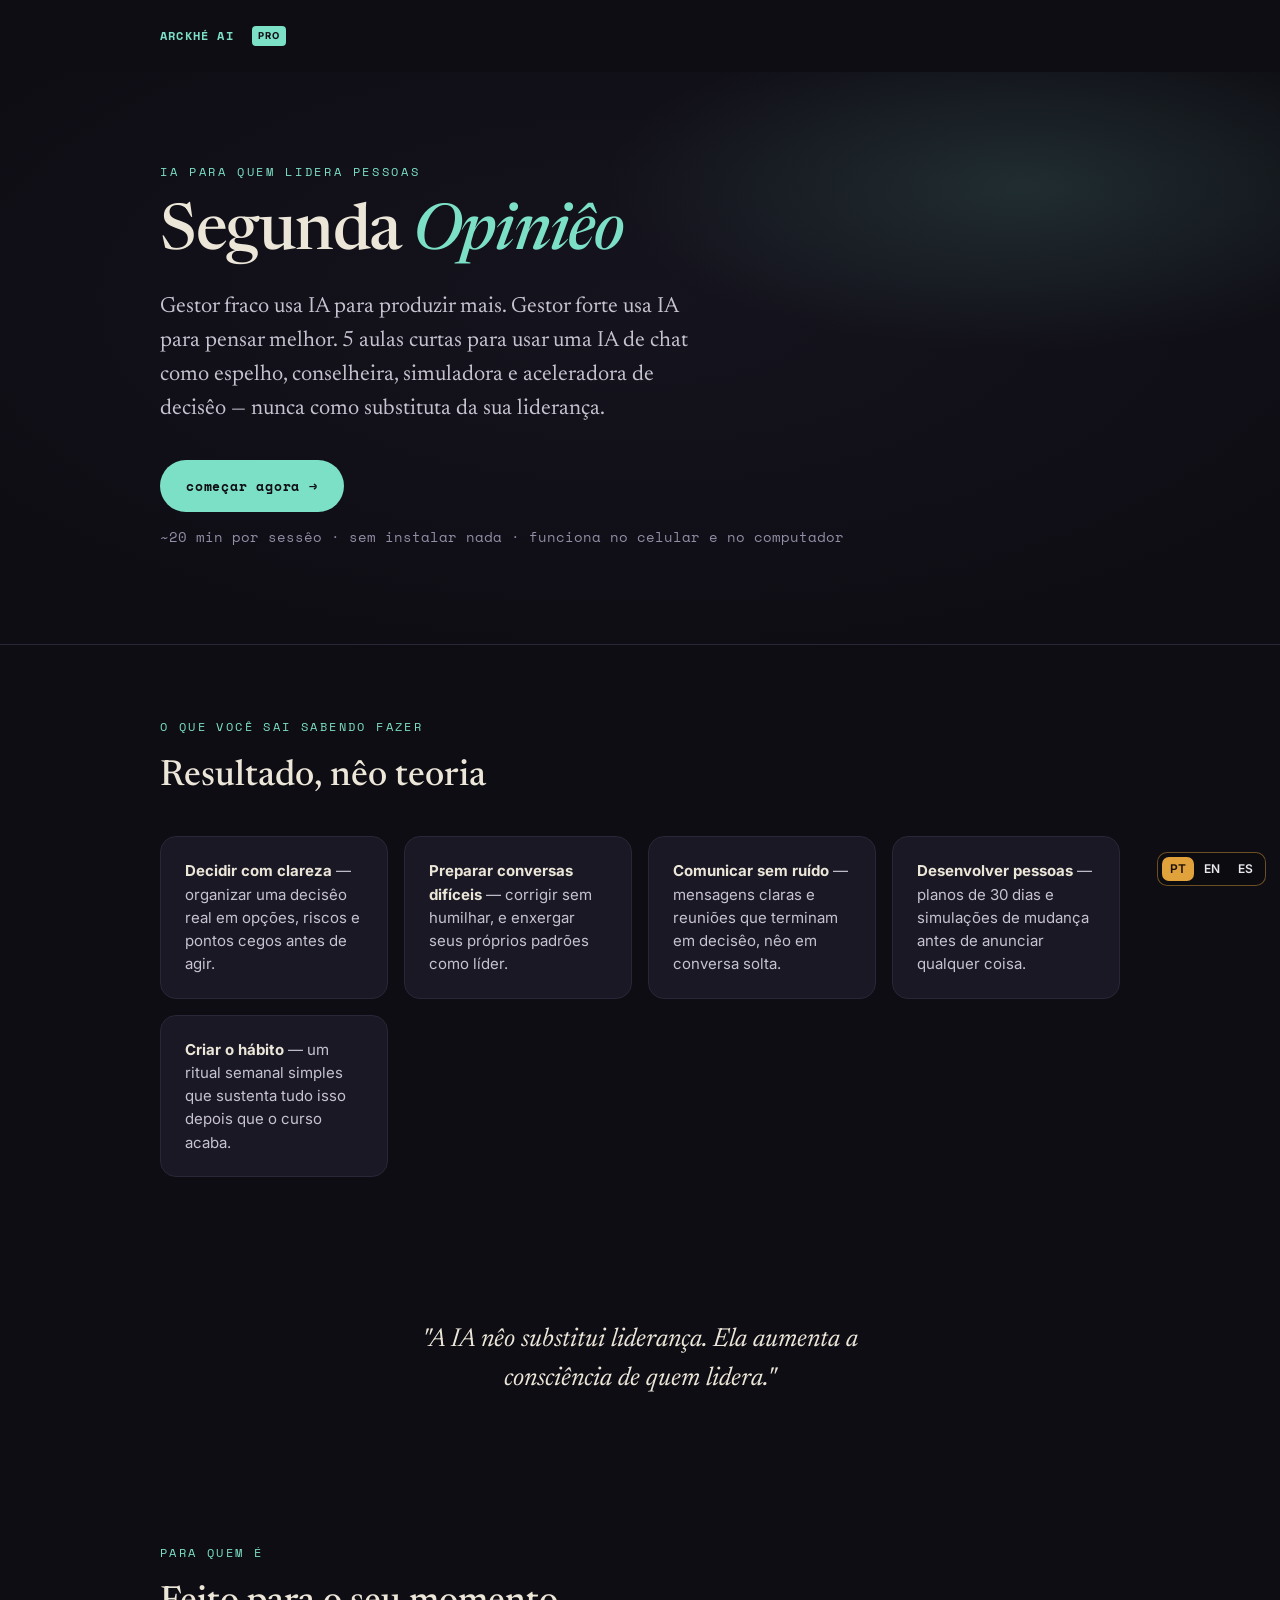
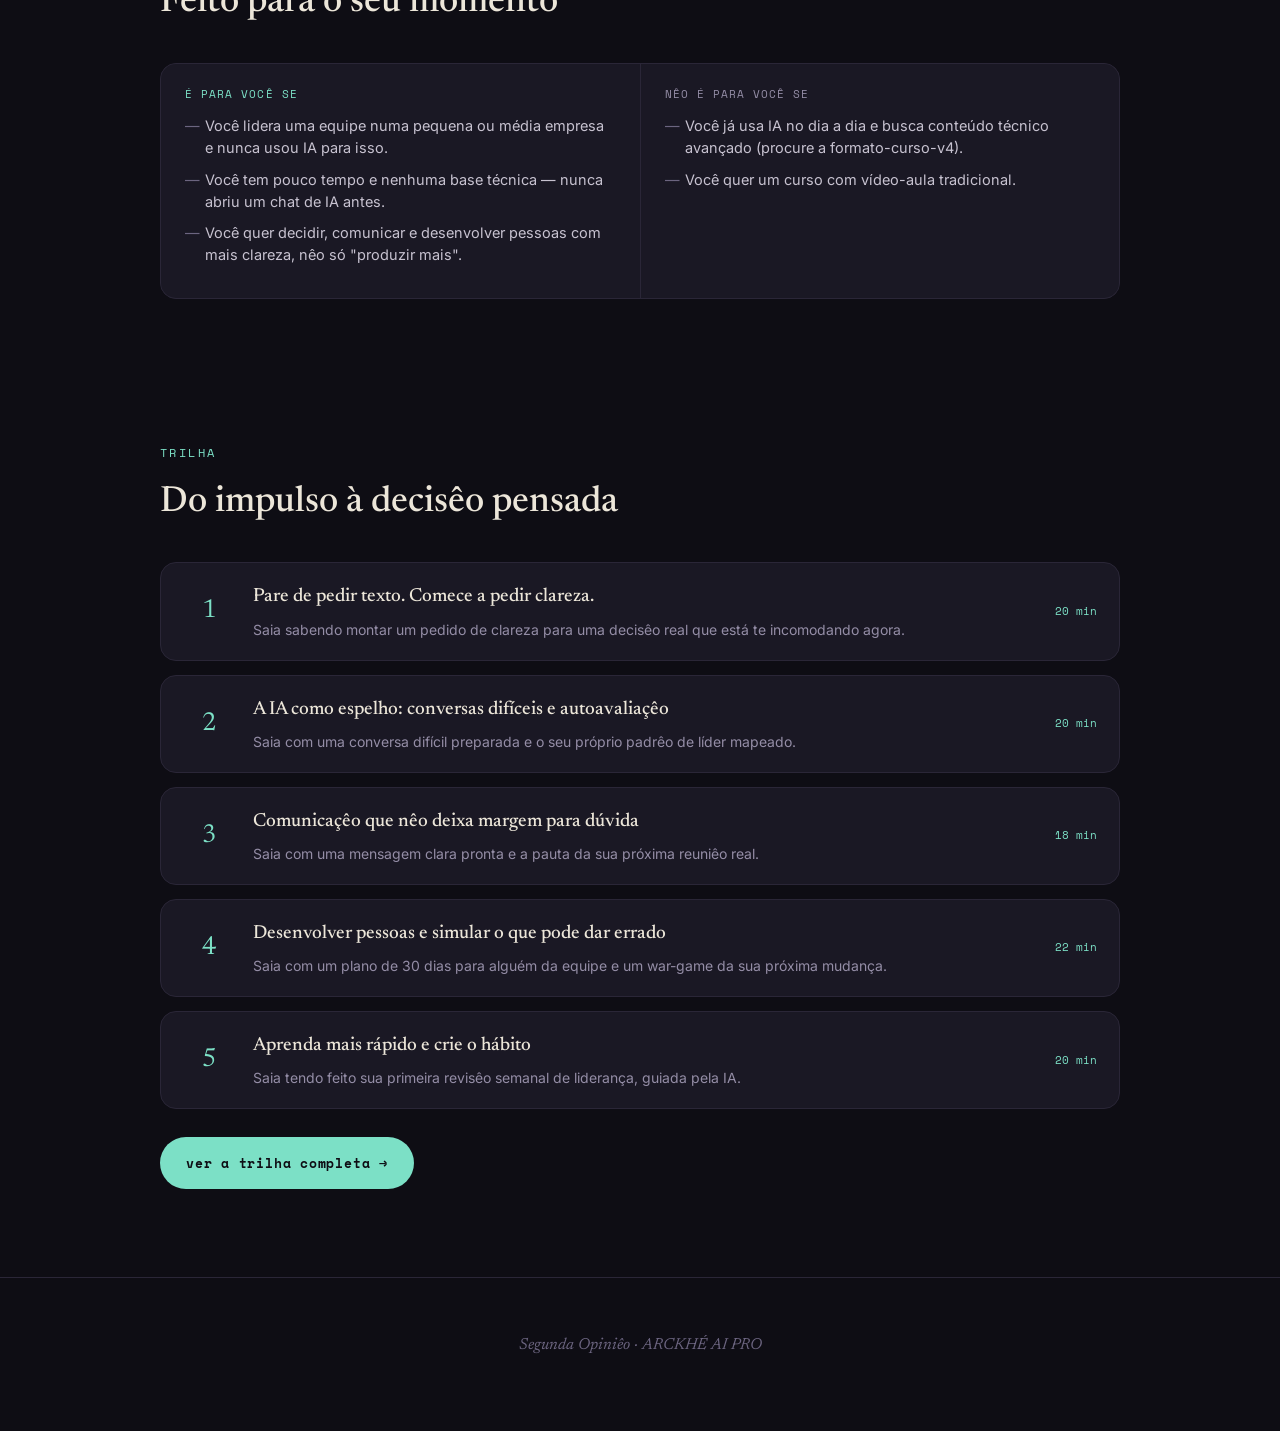
<file: landing.html>
<!DOCTYPE html>

<html lang="pt-BR">
<head>
<meta charset="utf-8"/>
<meta content="width=device-width, initial-scale=1" name="viewport"/>
<title>Segunda Opiniêo · ARCKHÉ AI PRO</title>
<link href="https://fonts.googleapis.com" rel="preconnect"/>
<link crossorigin="" href="https://fonts.gstatic.com" rel="preconnect"/>
<link href="https://fonts.googleapis.com/css2?family=Newsreader:ital,opsz,wght@0,6..72,400;0,6..72,500;0,6..72,600;1,6..72,400;1,6..72,500&amp;family=Inter:wght@400;500;600;700&amp;family=Space+Mono:wght@400;700&amp;display=swap" rel="stylesheet"/>
<style>
  :root{
    --bg:#0E0D14;--bg2:#15131d;--panel:#1a1824;--ink:#ECE6D9;--ink-soft:#C7C2D0;--muted:#948DA6;--faint:#6C6580;
    --line:#2A2637;--line2:#37324a;--accent:#7CE0C6;--accent-ink:#0E0D14;--warm:#F2B45C;
    --serif:"Newsreader",Georgia,serif;--sans:"Inter",system-ui,sans-serif;--mono:"Space Mono",ui-monospace,monospace;
  }
  *{box-sizing:border-box}
  body{margin:0;background:var(--bg);color:var(--ink);font-family:var(--sans);line-height:1.7;-webkit-font-smoothing:antialiased}
  a{color:inherit}
  .wrap{max-width:1080px;margin:0 auto;padding:0 clamp(24px,5vw,60px)}
  header.top{padding:26px 0}
  header.top .wrap{display:flex;align-items:center;gap:10px}
  header.top .mark{font-family:var(--mono);font-size:12px;letter-spacing:.1em;color:var(--accent);text-decoration:none;font-weight:700}
  header.top .pro{background:var(--accent);color:var(--accent-ink);border-radius:4px;padding:2px 6px;font-size:9.5px;font-weight:700;letter-spacing:.1em;text-decoration:none;margin-left:8px}
  .hero{position:relative;padding:10vh 0 9vh;border-bottom:1px solid var(--line);overflow:hidden}
  .hero::before{content:"";position:absolute;inset:0;z-index:0;background:radial-gradient(55% 48% at 80% 20%,rgba(124,224,198,.14),transparent 60%),radial-gradient(90% 90% at 50% 40%,var(--bg2),var(--bg) 72%)}
  .hero .wrap{position:relative;z-index:1}
  .kicker{font-family:var(--mono);font-size:12px;letter-spacing:.22em;text-transform:uppercase;color:var(--accent);margin:0 0 18px}
  h1{font-family:var(--serif);font-weight:500;font-size:clamp(36px,6vw,64px);line-height:1.05;letter-spacing:-.02em;margin:0 0 22px;max-width:18ch}
  h1 em{font-style:italic;color:var(--accent)}
  .lead{font-family:var(--serif);font-size:clamp(18px,2vw,22px);line-height:1.55;color:var(--ink-soft);max-width:46ch;margin:0 0 34px}
  .cta{display:inline-block;font-family:var(--mono);font-size:13px;letter-spacing:.06em;background:var(--accent);color:var(--accent-ink);text-decoration:none;border-radius:99px;padding:15px 26px;font-weight:700}
  .cta:hover{opacity:.92}
  .sub{color:var(--muted);font-size:13.5px;margin-top:14px;font-family:var(--mono)}

  section{padding:8vh 0}
  .eyebrow{font-family:var(--mono);font-size:12px;letter-spacing:.2em;text-transform:uppercase;color:var(--accent);margin:0 0 10px}
  h2{font-family:var(--serif);font-weight:500;font-size:clamp(26px,3.6vw,36px);margin:0 0 28px}

  .resultados{display:grid;grid-template-columns:repeat(auto-fit,minmax(220px,1fr));gap:16px}
  .resultado{border:1px solid var(--line);border-radius:16px;background:var(--panel);padding:22px 24px}
  .resultado p{margin:0;font-size:15px;color:var(--ink-soft);line-height:1.55}
  .resultado p b{color:var(--ink)}

  .aulas{display:grid;gap:14px}
  .au{display:grid;grid-template-columns:52px 1fr auto;gap:18px;align-items:center;text-decoration:none;color:inherit;background:var(--panel);border:1px solid var(--line);border-radius:16px;padding:18px 22px}
  .au .num{font-family:var(--serif);font-size:26px;color:var(--accent);text-align:center}
  .au h3{font-family:var(--serif);font-weight:500;font-size:19px;margin:0 0 4px}
  .au p{margin:0;color:var(--muted);font-size:14px}
  .au .meta{font-family:var(--mono);font-size:11px;color:var(--accent);white-space:nowrap;text-align:right}
  .au:hover{border-color:var(--accent)}

  .publico{display:grid;grid-template-columns:1fr 1fr;gap:1px;background:var(--line);border:1px solid var(--line);border-radius:16px;overflow:hidden}
  .publico .col{background:var(--panel);padding:22px 24px}
  .publico .lbl{font-family:var(--mono);font-size:10.5px;letter-spacing:.1em;text-transform:uppercase;margin:0 0 12px}
  .publico .col.sim .lbl{color:var(--accent)}
  .publico .col.nao .lbl{color:var(--muted)}
  .publico ul{margin:0;padding:0;list-style:none}
  .publico li{position:relative;padding-left:20px;margin:0 0 10px;color:var(--ink-soft);font-size:14.5px;line-height:1.5}
  .publico li::before{content:"—";position:absolute;left:0;color:var(--faint)}

  .frase{font-family:var(--serif);font-style:italic;font-size:clamp(20px,2.4vw,26px);line-height:1.5;color:var(--ink);max-width:34ch;margin:0 auto;text-align:center}

  footer{border-top:1px solid var(--line);padding:6vh 0 8vh;color:var(--faint);text-align:center;font-family:var(--serif);font-style:italic}

  @media(max-width:720px){ .publico{grid-template-columns:1fr} }
  @media(prefers-reduced-motion:reduce){*{animation:none!important}}
</style>
<link href="https://linnoff88-dev.github.io/arckhe-/landing.html" hreflang="pt-BR" rel="alternate"/><link href="https://linnoff88-dev.github.io/arckhe-/en/landing.html" hreflang="en" rel="alternate"/><link href="https://linnoff88-dev.github.io/arckhe-/es/landing.html" hreflang="es" rel="alternate"/></head>
<body><div class="ARCKHÉ-lang" style="position:fixed;right:14px;bottom:14px;z-index:9999;display:flex;gap:2px;padding:4px;border-radius:10px;background:rgba(12,12,16,.82);border:1px solid rgba(226,162,59,.45);font:600 12px/1 Sora,Inter,system-ui,sans-serif;backdrop-filter:blur(8px)" translate="no"><a href="landing.html" hreflang="pt-BR" style="padding:6px 8px;border-radius:7px;text-decoration:none;color:#1a1206;background:#E2A23B">PT</a><a href="en/landing.html" hreflang="en" style="padding:6px 8px;border-radius:7px;text-decoration:none;color:#e9e9ee">EN</a><a href="es/landing.html" hreflang="es" style="padding:6px 8px;border-radius:7px;text-decoration:none;color:#e9e9ee">ES</a></div>
<header class="top"><div class="wrap">
<a class="mark" href="https://ARCKHÉ AI" rel="noopener" target="_blank">ARCKHÉ AI</a>
<a class="pro" href="https://ARCKHÉ.pro" rel="noopener" target="_blank">PRO</a>
</div></header>
<section class="hero"><div class="wrap">
<p class="kicker">IA para quem lidera pessoas</p>
<h1>Segunda <em>Opiniêo</em></h1>
<p class="lead">Gestor fraco usa IA para produzir mais. Gestor forte usa IA para pensar melhor. 5 aulas curtas para usar uma IA de chat como espelho, conselheira, simuladora e aceleradora de decisêo — nunca como substituta da sua liderança.</p>
<a class="cta" href="curso.html#trilha">começar agora →</a>
<p class="sub">~20 min por sessêo · sem instalar nada · funciona no celular e no computador</p>
</div></section>
<section><div class="wrap">
<p class="eyebrow">O que você sai sabendo fazer</p>
<h2>Resultado, nêo teoria</h2>
<div class="resultados">
<div class="resultado"><p><b>Decidir com clareza</b> — organizar uma decisêo real em opções, riscos e pontos cegos antes de agir.</p></div>
<div class="resultado"><p><b>Preparar conversas difíceis</b> — corrigir sem humilhar, e enxergar seus próprios padrões como líder.</p></div>
<div class="resultado"><p><b>Comunicar sem ruído</b> — mensagens claras e reuniões que terminam em decisêo, nêo em conversa solta.</p></div>
<div class="resultado"><p><b>Desenvolver pessoas</b> — planos de 30 dias e simulações de mudança antes de anunciar qualquer coisa.</p></div>
<div class="resultado"><p><b>Criar o hábito</b> — um ritual semanal simples que sustenta tudo isso depois que o curso acaba.</p></div>
</div>
</div></section>
<section><div class="wrap">
<p class="frase">"A IA nêo substitui liderança. Ela aumenta a consciência de quem lidera."</p>
</div></section>
<section><div class="wrap">
<p class="eyebrow">Para quem é</p>
<h2>Feito para o seu momento</h2>
<div class="publico">
<div class="col sim">
<p class="lbl">é para você se</p>
<ul>
<li>Você lidera uma equipe numa pequena ou média empresa e nunca usou IA para isso.</li>
<li>Você tem pouco tempo e nenhuma base técnica — nunca abriu um chat de IA antes.</li>
<li>Você quer decidir, comunicar e desenvolver pessoas com mais clareza, nêo só "produzir mais".</li>
</ul>
</div>
<div class="col nao">
<p class="lbl">nêo é para você se</p>
<ul>
<li>Você já usa IA no dia a dia e busca conteúdo técnico avançado (procure a formato-curso-v4).</li>
<li>Você quer um curso com vídeo-aula tradicional.</li>
</ul>
</div>
</div>
</div></section>
<section><div class="wrap">
<p class="eyebrow">Trilha</p>
<h2>Do impulso à decisêo pensada</h2>
<div class="aulas">
<a class="au" href="curso.html#aula-1">
<div class="num">1</div>
<div><h3>Pare de pedir texto. Comece a pedir clareza.</h3><p>Saia sabendo montar um pedido de clareza para uma decisêo real que está te incomodando agora.</p></div>
<div class="meta">20 min</div>
</a>
<a class="au" href="curso.html#aula-2">
<div class="num">2</div>
<div><h3>A IA como espelho: conversas difíceis e autoavaliaçêo</h3><p>Saia com uma conversa difícil preparada e o seu próprio padrêo de líder mapeado.</p></div>
<div class="meta">20 min</div>
</a>
<a class="au" href="curso.html#aula-3">
<div class="num">3</div>
<div><h3>Comunicaçêo que nêo deixa margem para dúvida</h3><p>Saia com uma mensagem clara pronta e a pauta da sua próxima reuniêo real.</p></div>
<div class="meta">18 min</div>
</a>
<a class="au" href="curso.html#aula-4">
<div class="num">4</div>
<div><h3>Desenvolver pessoas e simular o que pode dar errado</h3><p>Saia com um plano de 30 dias para alguém da equipe e um war-game da sua próxima mudança.</p></div>
<div class="meta">22 min</div>
</a>
<a class="au" href="curso.html#aula-5">
<div class="num">5</div>
<div><h3>Aprenda mais rápido e crie o hábito</h3><p>Saia tendo feito sua primeira revisêo semanal de liderança, guiada pela IA.</p></div>
<div class="meta">20 min</div>
</a>
</div>
<p style="margin-top:28px"><a class="cta" href="curso.html#trilha">ver a trilha completa →</a></p>
</div></section>
<footer><div class="wrap">Segunda Opiniêo · ARCKHÉ AI PRO</div></footer>
</body>
</html>
</file>
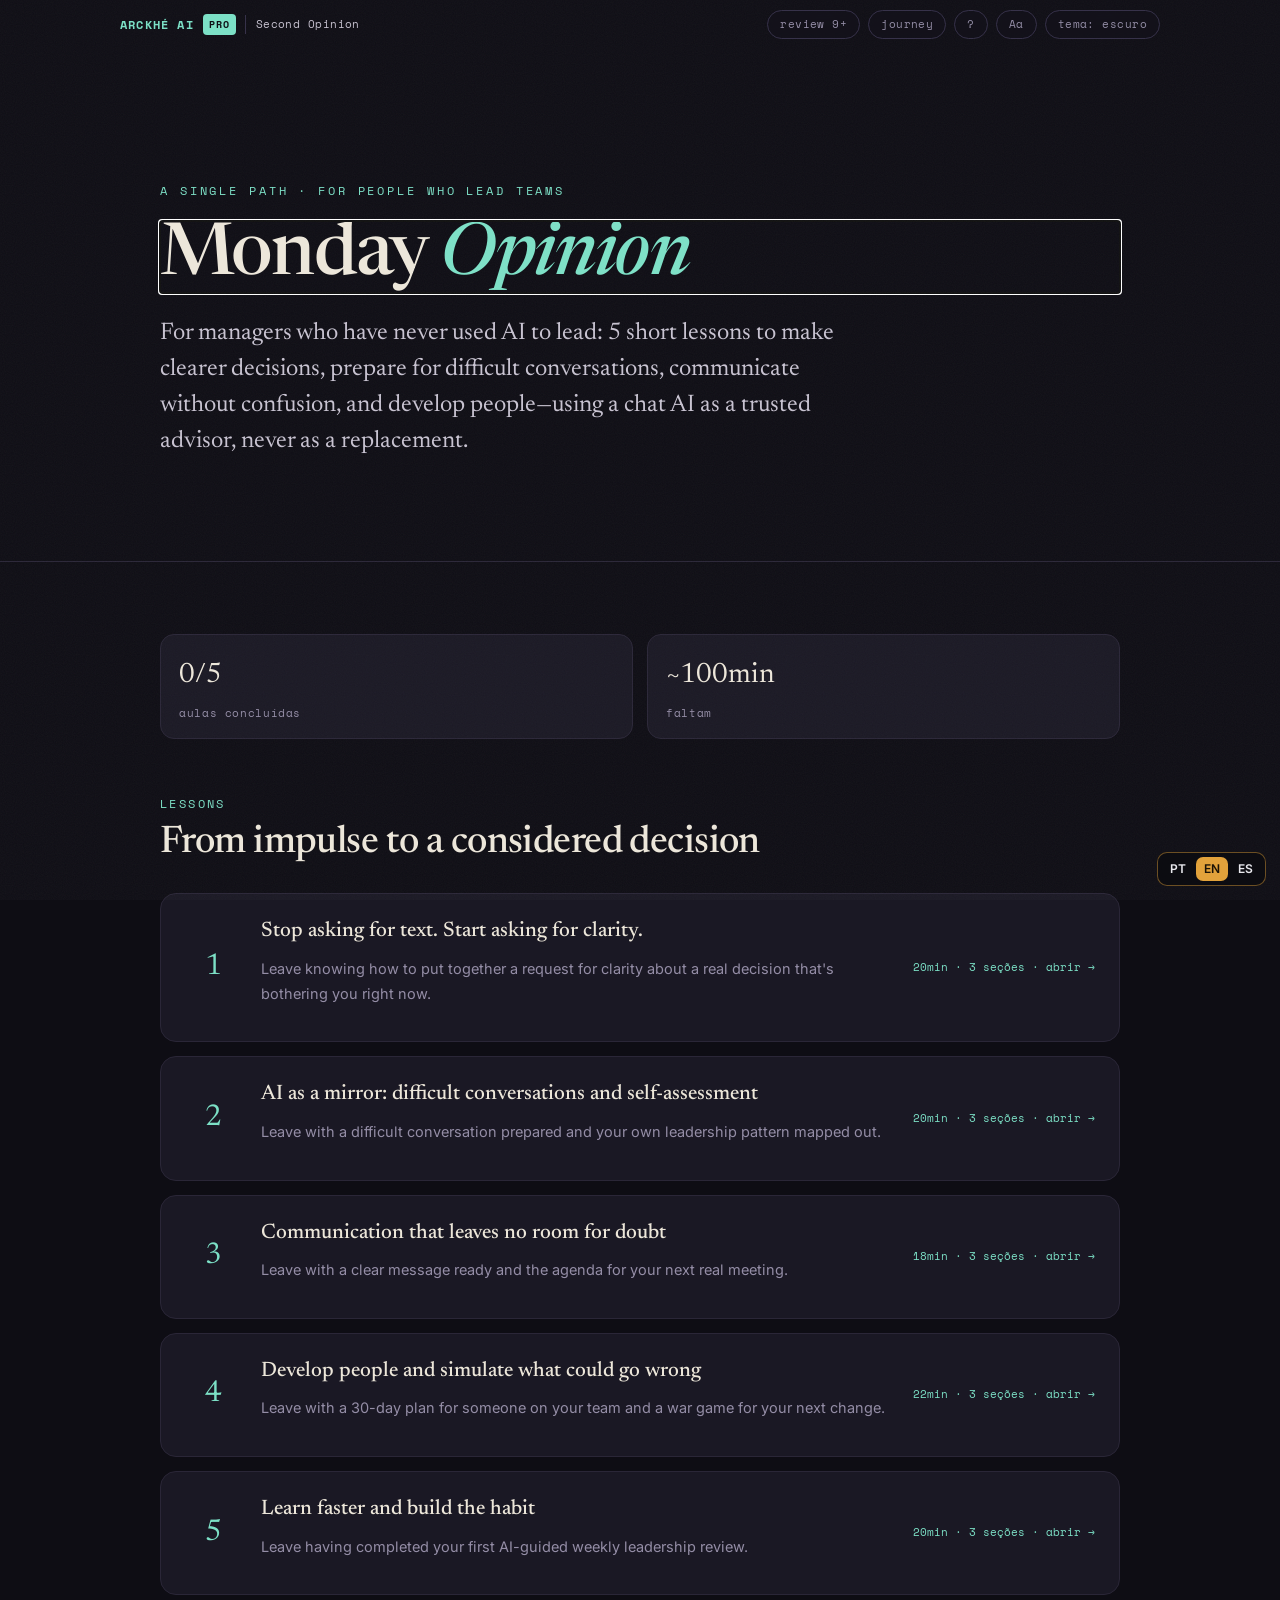
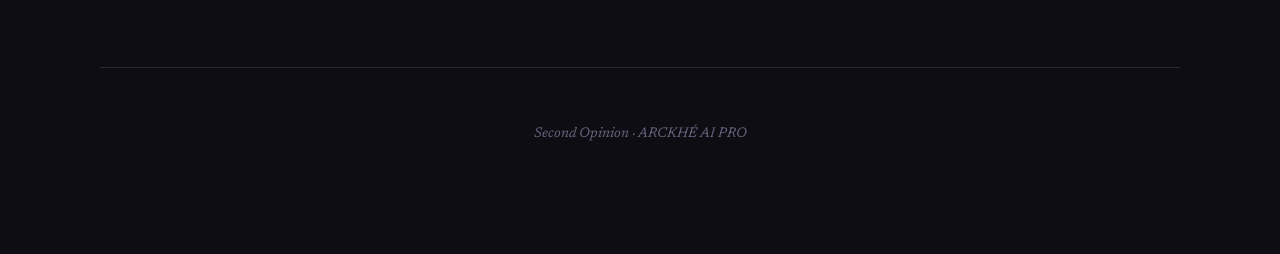
<file: en/curso.html>
<!DOCTYPE html>

<html data-theme="dark" lang="en">
<head>
<meta charset="utf-8"/>
<meta content="width=device-width, initial-scale=1" name="viewport"/>
<meta content="segundaopiniao" name="curso"/>
<title>Second Opinion · ARCKHÉ AI PRO</title>
<link href="https://fonts.googleapis.com" rel="preconnect"/>
<link crossorigin="" href="https://fonts.gstatic.com" rel="preconnect"/>
<link href="https://fonts.googleapis.com/css2?family=Newsreader:ital,opsz,wght@0,6..72,400;0,6..72,500;0,6..72,600;1,6..72,400;1,6..72,500&amp;family=Inter:wght@400;500;600;700&amp;family=Space+Mono:wght@400;700&amp;display=swap" rel="stylesheet"/>
<link href="../assets/aula.css" rel="stylesheet"/>
<script>(function(){try{var m=document.querySelector('meta[name=curso]');var CK=(m&&m.content)||'v5:curso';var s=JSON.parse(localStorage.getItem(CK));if(s&&s.prefs&&s.prefs.theme)document.documentElement.setAttribute('data-theme',s.prefs.theme);}catch(e){}})();</script>
<!--
  PROTOCOLO DE DESCOBERTA (formato-curso-v5, Passo 0 — respondido antes da geraçêo):
  - Público específico: gestores/líderes de equipe de pequenas e médias empresas, sem formaçêo em tecnologia, que já lideram pessoas mas nunca usaram IA para isso.
  - Profissões-alvo (≥2): gestora comercial · coordenador de operações · líder de equipe técnica.
  - Familiaridade com tecnologia: uso básico (email, WhatsApp, planilha); zero experiência com IA de chat.
  - Resultado prático esperado: sair sabendo aplicar os usos de IA para decisêo, coach, comunicaçêo, autoavaliaçêo, reuniêo, desenvolvimento de pessoas, war-game de cenários, aprendizado e ritual semanal na próxima situaçêo real de liderança.
  - Tempo por sessêo: 20 min, fim de expediente.
-->
<style>
  .view{display:none}.view.active{display:block}
  .lnav{max-width:1160px;margin:0 auto 5vh;padding:0 clamp(24px,5vw,60px);display:flex;justify-content:space-between;gap:12px}
  .lnav a{font-family:var(--mono);font-size:12px;color:var(--muted);text-decoration:none;border:1px solid var(--line2);border-radius:12px;padding:12px 16px}
  .lnav a:hover{border-color:var(--accent);color:var(--ink)}
  #v-trilha .wrap{max-width:1080px;margin:0 auto;padding:0 clamp(24px,5vw,60px)}
  #v-trilha .t-hero{position:relative;overflow:hidden;padding:20vh 0 8vh;border-bottom:1px solid var(--line)}
  #v-trilha h1{font-family:var(--serif);font-weight:500;font-size:clamp(40px,6.4vw,72px);line-height:1;letter-spacing:-.025em;margin:0 0 22px}
  #v-trilha h1 em{font-style:italic;color:var(--accent)}
  #v-trilha .lead{font-family:var(--serif);font-size:clamp(19px,2.1vw,24px);line-height:1.5;color:var(--ink-soft);max-width:52ch;margin:0 0 30px}
  #v-trilha section{padding:8vh 0}
  #v-trilha .eyebrow{font-family:var(--mono);font-size:12px;letter-spacing:.2em;text-transform:uppercase;color:var(--accent);margin:0 0 8px}
  #v-trilha h2{display:block;font-family:var(--serif);font-weight:500;font-size:clamp(26px,3.6vw,38px);margin:0 0 28px}
  #v-trilha .aulas{display:grid;gap:14px}
  #v-trilha .au{display:grid;grid-template-columns:56px 1fr auto;gap:20px;align-items:center;text-decoration:none;color:inherit;background:var(--panel);border:1px solid var(--line);border-radius:16px;padding:20px 24px}
  #v-trilha .au .num{font-family:var(--serif);font-size:30px;color:var(--accent);text-align:center}
  #v-trilha .au h3{font-family:var(--serif);font-weight:500;font-size:21px;margin:0 0 5px}
  #v-trilha .au p{margin:0;color:var(--muted);font-size:14.5px}
  #v-trilha .au .meta{font-family:var(--mono);font-size:11px;color:var(--accent);white-space:nowrap;text-align:right}
  #v-trilha .au .prog{position:static;margin-top:10px;height:5px;border-radius:99px;background:var(--line);overflow:hidden;max-width:220px;width:auto}
  #v-trilha .au .prog i{display:block;height:100%;width:100%;background:var(--accent);transform:scaleX(0);transform-origin:left;transition:transform .5s}
  #v-trilha footer{max-width:1080px;margin:0 auto;padding:6vh clamp(24px,5vw,60px) 12vh;color:var(--faint);text-align:center;font-family:var(--serif);font-style:italic;border-top:1px solid var(--line)}
</style>
<link href="https://linnoff88-dev.github.io/arckhe-/curso.html" hreflang="pt-BR" rel="alternate"/><link href="https://linnoff88-dev.github.io/arckhe-/en/curso.html" hreflang="en" rel="alternate"/><link href="https://linnoff88-dev.github.io/arckhe-/es/curso.html" hreflang="es" rel="alternate"/></head>
<body><div class="ARCKHÉ-lang" style="position:fixed;right:14px;bottom:14px;z-index:9999;display:flex;gap:2px;padding:4px;border-radius:10px;background:rgba(12,12,16,.82);border:1px solid rgba(226,162,59,.45);font:600 12px/1 Sora,Inter,system-ui,sans-serif;backdrop-filter:blur(8px)" translate="no"><a href="../curso.html" hreflang="pt-BR" style="padding:6px 8px;border-radius:7px;text-decoration:none;color:#e9e9ee">PT</a><a href="curso.html" hreflang="en" style="padding:6px 8px;border-radius:7px;text-decoration:none;color:#1a1206;background:#E2A23B">EN</a><a href="../es/curso.html" hreflang="es" style="padding:6px 8px;border-radius:7px;text-decoration:none;color:#e9e9ee">ES</a></div>
<div class="bar"><div class="bar-inner">
<span class="brand"><a class="mark" href="https://ARCKHÉ AI" rel="noopener" target="_blank">ARCKHÉ AI</a><a class="pro" href="https://ARCKHÉ.pro" rel="noopener" target="_blank">PRO</a><a class="course" href="landing.html">Second Opinion</a></span>
<a class="back" href="#trilha" style="display:none">← learning path</a>
<button class="pill" id="pill" style="display:none">0 read</button>
<button id="revbtn">review <span id="revn">0</span></button>
<button id="jorbtn">journey</button>
<button aria-label="How it works" id="helpbtn">?</button>
<button aria-label="Reading preferences" id="prefsbtn">Aa</button>
<button id="themebtn">theme: dark</button>
</div></div>
<!-- ===== TRILHA ===== -->
<section class="view" id="v-trilha">
<header class="t-hero"><div class="wrap">
<p class="kicker">A single path · for people who lead teams</p>
<h1>Monday <em>Opinion</em></h1>
<p class="lead">For managers who have never used AI to lead: 5 short lessons to make clearer decisions, prepare for difficult conversations, communicate without confusion, and develop people—using a chat AI as a trusted advisor, never as a replacement.</p>
</div></header>
<section><div class="wrap">
<div class="statcards"></div>
<p class="eyebrow">Lessons</p>
<h2>From impulse to a considered decision</h2>
<div class="aulas">
<a class="au on" data-aula="1" href="#aula-1">
<div class="num">1</div>
<div><h3>Stop asking for text. Start asking for clarity.</h3><p>Leave knowing how to put together a request for clarity about a real decision that's bothering you right now.</p><div class="prog"><i></i></div></div>
<div class="meta">20 min · open →</div>
</a>
<a class="au" data-aula="2" href="#aula-2">
<div class="num">2</div>
<div><h3>AI as a mirror: difficult conversations and self-assessment</h3><p>Leave with a difficult conversation prepared and your own leadership pattern mapped out.</p><div class="prog"><i></i></div></div>
<div class="meta">20 min · open →</div>
</a>
<a class="au" data-aula="3" href="#aula-3">
<div class="num">3</div>
<div><h3>Communication that leaves no room for doubt</h3><p>Leave with a clear message ready and the agenda for your next real meeting.</p><div class="prog"><i></i></div></div>
<div class="meta">18 min · open →</div>
</a>
<a class="au" data-aula="4" href="#aula-4">
<div class="num">4</div>
<div><h3>Develop people and simulate what could go wrong</h3><p>Leave with a 30-day plan for someone on your team and a war game for your next change.</p><div class="prog"><i></i></div></div>
<div class="meta">22 min · open →</div>
</a>
<a class="au" data-aula="5" href="#aula-5">
<div class="num">5</div>
<div><h3>Learn faster and build the habit</h3><p>Leave having completed your first AI-guided weekly leadership review.</p><div class="prog"><i></i></div></div>
<div class="meta">20 min · open →</div>
</a>
</div>
</div></section>
<footer><div class="wrap">Second Opinion · ARCKHÉ AI PRO</div></footer>
</section>
<!-- ===================================================================
     AULA 1 — FUNDAMENTO — Pare de pedir texto. Comece a pedir clareza.
     =================================================================== -->
<section class="view" data-aula="1" data-tempo="20min" id="v-aula-1">
<header class="hero"><div class="hero-inner">
<div>
<p class="kicker">Lesson 1 of 5</p>
<h1>Stop asking for text.<br/>Start asking <em>clarity</em>.</h1>
<p class="promise">By the end of this lesson, you’ll put together a request for clarity about a real decision that’s bothering you right now—and know exactly what to do with the response.</p>
<p class="why">You already handle difficult decisions without any AI—but you decide alone, under pressure, without time to organize what’s at stake. Most managers use AI only to write polished emails. Here, you’ll use it differently: as someone who helps you see the problem before you decide, not afterward.</p>
<p class="cue"><span class="arw">↓</span> role-play to study</p>
</div>
<div class="herofig"><svg aria-hidden="true" fill="none" viewbox="0 0 300 240">
<ellipse cx="150" cy="185" fill="#000" opacity=".25" rx="70" ry="10"></ellipse>
<path d="M100 60 Q150 20 200 60 L200 150 Q150 190 100 150 Z" fill="#1a1824" stroke="#7CE0C6" stroke-width="2.5"></path>
<path d="M108 65 Q150 32 192 65 L192 145 Q150 178 108 145 Z" fill="none" opacity=".4" stroke="#7CE0C6" stroke-width="1"></path>
<circle cx="150" cy="100" fill="none" r="18" stroke="#F2B45C" stroke-width="2"></circle>
<path d="M142 100 a8 8 0 1 0 16 0" fill="none" stroke="#F2B45C" stroke-width="2"></path>
<path d="M150 55 L150 42 M150 145 L150 158" stroke="#948DA6" stroke-width="1.5"></path>
</svg></div>
</div></header>
<div class="layout">
<div class="col">
<section class="step" data-fig="1" data-kind="fundamento">
<h2><span class="n">01</span> A weak manager uses AI to produce. A strong manager uses AI to think.</h2>
<p>Almost everyone who opens a chat AI for the first time asks for the same thing: "write this for me." It's useful, but it's the shallowest use there is. The use that truly changes leadership is different: asking AI to help you <b>organize a problem before deciding</b> — not just write after you've already decided.</p>
<p>Applied example: a dealership’s sales manager opened an AI chat thinking she’d just “write a nice message to the customer”—and discovered in practice that the most valuable use was something else: organizing her thoughts before deciding whether to renew a contract with a problematic supplier.</p>
<div class="mobfig" data-mobfig="1"></div>
<div class="qanchor"><p>A strong manager uses AI to think better, not just to produce more.</p></div>
<button class="readbtn" data-read="s1">mark as read</button>
</section>
<section class="step" data-fig="2" data-kind="fundamento">
<h2><span class="n">02</span> The AI’s response does not decide for you—it just brings clarity</h2>
<p>One important point before moving on: validate before you act; never follow blindly. AI may list risks you already knew about—but it may also reveal a real blind spot that only comes to light when someone (or something) looks at the problem from the outside.</p>
<p>Applied example: the technical team lead asked for clarity on whether to let go of a junior developer with poor performance — and AI pointed out an option he hadn’t considered: a formal 30-day mentoring plan before making a final decision.</p>
<div class="mobfig" data-mobfig="2"></div>
<div class="quiz" data-answer="b">
<p class="qk">Test yourself</p><p class="q">If AI lists 3 risks you already knew about and 1 you hadn't thought of, what should you do?</p>
<button class="opt" data-k="a">Ignore the 3 familiar ones and focus only on the new one.</button>
<button class="opt" data-fb="O valor está exatamente no que você nêo enxergava sozinho — mas os outros 3 continuam reais." data-k="b">Consider all 4, paying extra attention to what you hadn’t noticed.</button>
<button class="opt" data-k="c">Discard everything, since AI can be wrong.</button>
<p class="qfb"></p>
</div>
<div class="quiz" data-answer="b">
<p class="qk">Test yourself</p><p class="q">After AI organizes your decision, who actually makes it?</p>
<button class="opt" data-k="a">AI—it has seen more options than you have.</button>
<button class="opt" data-fb="A IA clareia; a responsabilidade e o julgamento final continuam com quem lidera." data-k="b">You—the AI clarifies, you decide.</button>
<p class="qfb"></p>
</div>
<button class="readbtn" data-read="s2">mark as read</button>
</section>
<section class="step" data-fig="3" data-kind="fundamento">
<h2><span class="n">03</span> A request for clarity has 5 fixed parts</h2>
<p>One <span class="gterm" data-def="O pedido de texto que você digita pra IA. É só isso — o texto que você escreve pedindo algo, igual escrever uma mensagem." tabindex="0">request</span> a request for clarity always follows the same structure, no matter the decision: (1) the real situation, (2) the options that actually exist, (3) the risk of each one, (4) what you might be overlooking, and (5) what to validate before acting. Memorizing these 5 parts is worth more than memorizing any ready-made prompt.</p>
<p>Applied example: the operations coordinator, deciding whether to switch delivery suppliers, uses the 5 parts to avoid deciding based only on price — and discovers in part 4 that he never asked about the replacement timeline in case of a failure.</p>
<p>This is a recipe: write your real situation in place of <b>[explain]</b>, keep everything else exactly the same, and send it to the AI.</p>
<div class="codewrap"><pre class="pcode">I’m facing this decision: [explain].
List:
1. what the real options are
2. the risks of each option
3. what I’m overlooking
4. which decision seems best and why
5. what I should validate before taking action</pre></div>
<div class="mobfig" data-mobfig="3"></div>
<div class="qbefore-after">
<div class="qba-col qba-before"><p class="qba-lbl">Before</p><p class="qba-txt">“I’ll decide this tomorrow morning, on impulse, without thinking it through.”</p></div>
<div class="qba-col qba-depois"><p class="qba-lbl">Afterward</p><p class="qba-txt">Request for clarity with all 5 parts filled in, risks and blind spots identified.</p></div>
<div class="qba-saldo"><b>Balance:</b> the decision comes with its risks and blind spots written down—not made on impulse.</div>
</div>
<button class="readbtn" data-read="s3">mark as read</button>
</section>
<section class="practice" data-mode="prompt" data-practice="p1">
<p class="pk">Practice now <span class="pcount">0/4 done</span></p>
<h3 class="ph">Organize a real decision that’s bothering you</h3>
<p class="pgoal">Goal: leave with a real decision organized into 5 parts. ~10 min.</p>
<p class="psafe">Nothing here makes decisions for you or leaks to anyone—it’s just a test conversation, just for you. Don’t like the response? Adjust the situation you described and ask again.</p>
<div class="pcodewrap"><button class="pcopy" type="button">copy</button><pre class="pcode">I’m facing this decision: [explain].
List:
1. what the real options are
2. the risks of each option
3. what I’m overlooking
4. which decision seems best and why
5. what I should validate before taking action</pre></div>
<ol class="psteps">
<li><label><input data-ptask="1" type="checkbox"/> Open an AI chat (whichever one you already have available).</label></li>
<li><label><input data-ptask="2" type="checkbox"/> Describe a real decision that’s been bothering you this week.</label></li>
<li><label><input data-ptask="3" type="checkbox"/> Paste the clarity request, replacing [explain] with your situation.</label></li>
<li><label><input data-ptask="4" type="checkbox"/> Read the 5 answers and mark what was new to you.</label></li>
</ol>
<p class="pdone">You just organized a real decision before acting on it—that’s exactly what separates reaction from leadership.</p>
</section>
</div>
<aside class="rail"><div class="railsticky">
<div class="figstage">
<div class="fig on" data-cap="&lt;b&gt;Fig.&lt;/b&gt; duas setas: uma sai da pessoa em direçêo a um papel (produzir texto); a outra volta da IA pra pessoa, num círculo (pensar melhor). O curso trata da segunda." data-fig="1"><svg aria-hidden="true" fill="none" viewbox="0 0 220 200">
<path d="M40 70 L120 70" stroke="#948DA6" stroke-width="2"></path><path d="M112 63 L120 70 L112 77" fill="none" stroke="#948DA6" stroke-width="2"></path>
<rect fill="none" height="30" rx="4" stroke="#948DA6" stroke-width="1.5" width="50" x="130" y="55"></rect>
<text fill="#948DA6" font-family="monospace" font-size="9" x="45" y="60">produce</text>
<path d="M180 130 A50 50 0 1 1 40 130" fill="none" stroke="#7CE0C6" stroke-width="2"></path>
<path d="M48 138 L40 130 L50 126" fill="none" stroke="#7CE0C6" stroke-width="2"></path>
<circle cx="110" cy="130" fill="none" r="14" stroke="#7CE0C6" stroke-width="2"></circle>
<text fill="#7CE0C6" font-family="monospace" font-size="9" x="80" y="175">think more clearly</text>
</svg></div>
<div class="fig" data-cap="&lt;b&gt;Fig.&lt;/b&gt; uma balança: de um lado 'decisêo automática' pesando pouco; do outro 'decisêo informada', mais firme no chêo." data-fig="2"><svg aria-hidden="true" fill="none" viewbox="0 0 220 200">
<path d="M110 30 L110 150" stroke="#948DA6" stroke-width="2"></path>
<path d="M50 70 L110 55 L170 70" fill="none" stroke="#948DA6" stroke-width="2"></path>
<circle cx="50" cy="90" fill="none" r="20" stroke="#E0736F" stroke-width="1.5"></circle>
<circle cx="170" cy="105" fill="none" r="24" stroke="#7CE0C6" stroke-width="2"></circle>
<path d="M85 150 L135 150 L125 170 L95 170 Z" fill="none" stroke="#948DA6" stroke-width="1.5"></path>
</svg></div>
<div class="fig" data-cap="&lt;b&gt;Fig.&lt;/b&gt; 5 caixas numeradas encaixando em sequência — as 5 partes fixas de um pedido de clareza." data-fig="3"><svg aria-hidden="true" fill="none" viewbox="0 0 220 200">
<g fill="#15131d" stroke="#7CE0C6" stroke-width="1.5">
<rect height="36" rx="6" width="36" x="20" y="40"></rect><rect height="36" rx="6" width="36" x="60" y="55"></rect>
<rect height="36" rx="6" width="36" x="100" y="70"></rect><rect height="36" rx="6" width="36" x="140" y="85"></rect>
<rect height="36" rx="6" width="36" x="30" y="120"></rect>
</g>
<text fill="#7CE0C6" font-family="monospace" font-size="12" x="34" y="62">1</text>
<text fill="#7CE0C6" font-family="monospace" font-size="12" x="74" y="77">2</text>
<text fill="#7CE0C6" font-family="monospace" font-size="12" x="114" y="92">3</text>
<text fill="#7CE0C6" font-family="monospace" font-size="12" x="154" y="107">4</text>
<text fill="#7CE0C6" font-family="monospace" font-size="12" x="44" y="142">5</text>
</svg></div>
</div>
<p class="railcap"></p>
<div class="steps-ind"></div>
<p class="sidenote">Highlight any passage to turn it into a review card.</p>
</div></aside>
</div>
<nav class="lnav"><a href="#trilha">← learning path</a><a href="#aula-2">next lesson →</a></nav>
<footer>Lesson 1 of 5 · Second Opinion · ARCKHÉ AI PRO</footer>
<div class="recap-autor">
<p class="rak">Summary</p>
<ul>
<li>A weak manager uses AI to produce more text; a strong manager uses AI to think better before deciding.</li>
<li>A request for clarity has 5 fixed parts: situation, options, risks, blind spot, validation.</li>
<li>AI does not decide for you—it organizes what is at stake; the final decision is still yours.</li>
<li>The most tangible benefit is often the blind spot you couldn’t see on your own.</li>
</ul>
</div>
<div class="next-action">
<p class="nak">Your next step</p>
<p class="na-win">You just turned a vague decision into one with named risks and blind spots.</p>
<p class="na-action">Within the next 15 minutes, save the request for clarity somewhere easy to find (a note on your phone, for example)—you’ll use it again this week.</p>
<p class="na-hook">In the next lesson, you’ll use the same AI to prepare for a difficult conversation with someone on your team, without humiliating them or downplaying the problem.</p>
</div>
<script id="cards-1" type="application/json">
[
  {"front":"Quais sêo as 5 partes que um pedido de clareza de decisêo precisa ter?","back":"Situaçêo, opções reais, riscos de cada uma, o que está sendo ignorado, e o que validar antes de agir."},
  {"front":"Você tem uma decisêo pra tomar amanhê de manhê e ainda nêo organizou nada. O que você faz hoje à noite, em 10 minutos?","back":"Monta o pedido de clareza com a situaçêo real, pede as 5 partes e lê com atençêo o que for novo."},
  {"front":"Um gestor pediu pra IA 'escrever um comunicado bonito sobre a decisêo que já tomei', sem ter organizado a decisêo antes. O que ele pulou?","back":"Pulou clarear opções, riscos e ponto cego antes de decidir — usou a IA só pra produzir texto, nêo pra pensar."},
  {"front":"Qual a diferença entre perguntar 'o que você acha dessa decisêo?' e pedir as 5 partes do pedido de clareza?","back":"A pergunta aberta gera opiniêo solta; as 5 partes forçam um exame estruturado de opções, riscos e pontos cegos."},
  {"front":"Escolha uma decisêo real que você tem pra tomar esta semana no seu trabalho: qual seria a parte 4 (o que você pode estar ignorando)?","back":"Resposta pessoal — o exercício é notar que essa parte costuma ser a mais difícil de responder sozinho."}
]
</script>
<!--
COMPLETUDE aula-1 | tipo=FUNDAMENTO | steps=3
  [OK] promise            .promise no cold-open (1)
  [OK] why                .why após a promessa (1)
  [OK] tempo              data-tempo no view (1)
  [OK] exemplo-profissao  exemplo aplicado em 100% dos steps (3/3)
  [OK] apoio-visual       figura conceitual legendada em 100% dos steps (3/3)
  [OK] practice           .practice[data-mode] (exatamente 1)
  [OK] psafe              .psafe dentro da prática (1)
  [OK] pgoal-tempo        .pgoal com tempo declarado (1)
  [OK] recap-autor        .recap-autor no fecho (1)
  [OK] next-action        .next-action no fecho (1)
  [OK] cards              <script id="cards-1"> presente (1)
  [OK] anti-duplicacao    §11.3 — 3 testes passam (substring / forma / operaçêo)
  [OK] teste-se-FUND      tipo=FUNDAMENTO: presente (2 quiz data-fb)
-->
</section>
<!-- ===================================================================
     AULA 2 — FERRAMENTA — A IA como espelho: conversas difíceis e autoavaliaçêo
     =================================================================== -->
<section class="view" data-aula="2" data-tempo="20min" id="v-aula-2">
<header class="hero"><div class="hero-inner">
<div>
<p class="kicker">Lesson 2 of 5</p>
<h1>AI as <em>mirror</em></h1>
<p class="promise">By the end of this lesson, you’ll prepare a difficult conversation with someone on your team—firm and respectful—and use AI to spot your own blind spots as a leader.</p>
<p class="why">Every leader faces two difficult things: correcting someone without humiliating them, and admitting where you yourself fell short. Both tend to stay in your head, without any structure. AI helps you prepare for both more calmly than you can when you're on your own in the heat of the moment.</p>
<p class="cue"><span class="arw">↓</span> role-play to study</p>
</div>
<div class="herofig"><svg aria-hidden="true" fill="none" viewbox="0 0 300 240">
<rect fill="#1a1824" height="150" rx="14" stroke="#7CE0C6" stroke-width="2.5" width="100" x="100" y="30"></rect>
<rect fill="none" height="126" opacity=".4" rx="8" stroke="#7CE0C6" stroke-width="1" width="76" x="112" y="42"></rect>
<circle cx="150" cy="95" fill="none" r="16" stroke="#ECE6D9" stroke-width="2"></circle>
<path d="M126 140 Q150 118 174 140" fill="none" stroke="#ECE6D9" stroke-width="2"></path>
<circle cx="150" cy="100" fill="none" opacity=".6" r="16" stroke="#F2B45C" stroke-width="1.5"></circle>
<path d="M127 143 Q150 125 173 143" fill="none" opacity=".6" stroke="#F2B45C" stroke-width="1.5"></path>
</svg></div>
</div></header>
<div class="layout">
<div class="col">
<section class="step" data-fig="1" data-kind="ferramenta" data-versao="IA de chat de uso geral, jul/2026">
<h2><span class="n">01</span> Before correcting someone, organize what you’re going to say</h2>
<p>Preparing for a difficult conversation with AI helps you avoid two pitfalls at once: humiliating the person or downplaying the problem until it’s unclear. Here’s how it works: you describe the real situation, and AI helps you put together a firm, respectful opening.</p>
<p>Applied example: the sales manager needs to talk with a salesperson who has been missing the target for two months—she describes the real situation to AI before scheduling the conversation.</p>
<p>This is a recipe: replace <b>[explain]</b> based on your real situation, and send it exactly like this.</p>
<div class="codewrap"><pre class="pcode">I have an employee who's underperforming.
Here's the situation: [explain].
Help me prepare a firm, respectful, and direct conversation.
I want to correct the behavior without humiliating the person.</pre></div>
<div class="qerr">
<p class="qk">Common mistake</p>
<p class="qerr-txt"><b>Prepare for the conversation alone by memorizing scripted lines.</b> You often get stuck because you rehearsed only your side and didn’t anticipate how the other person would react. How to avoid it: ask the AI to simulate the person’s likely responses too, not just what you’ll say.</p>
</div>
<div class="mobfig" data-mobfig="1"></div>
<button class="readbtn" data-read="s1">mark as read</button>
</section>
<section class="step" data-fig="2" data-kind="ferramenta" data-versao="IA de chat de uso geral, jul/2026">
<h2><span class="n">02</span> AI points out the pattern; only you can change the behavior</h2>
<p>When you repeat the self-assessment exercise in different situations, a pattern starts to emerge—something that repeats, even with different people and topics. Reading the pattern is the first step; changing your behavior is still your work, not the AI's.</p>
<p>Applied example: after repeating the exercise three weeks in a row, the technical team lead realized he always avoided talking about missed deadlines — instead of naming the delay, he changed the subject.</p>
<div class="mobfig" data-mobfig="2"></div>
<button class="readbtn" data-read="s2">mark as read</button>
</section>
<section class="step" data-fig="3" data-kind="ferramenta" data-versao="IA de chat de uso geral, jul/2026">
<h2><span class="n">03</span> After the conversation, ask yourself in the mirror</h2>
<p>The same chat that helps you prepare for a difficult conversation can also help you reflect afterward—without getting defensive or going easy on yourself. This is where real development begins: AI isn’t doing the task; it’s helping you recognize your own patterns.</p>
<p>Applied example: the operations coordinator lost his patience in a team meeting — instead of letting it slide, he describes what actually happened to AI and asks for an honest assessment.</p>
<div class="qsteps">
<p class="qsk">How to ask for a self-assessment</p>
<ol>
<li>Describe what happened <b>without getting defensive</b>, as if you were telling someone else.</li>
<li>Ask: where did you do well, and where might you have fallen short?</li>
<li>Ask: what would a more mature leader do in the same situation?</li>
<li>Choose 1 concrete adjustment to make next time a similar situation comes up.</li>
</ol>
</div>
<div class="mobfig" data-mobfig="3"></div>
<button class="readbtn" data-read="s3">mark as read</button>
</section>
<section class="practice" data-mode="prompt" data-practice="p2">
<p class="pk">Practice now <span class="pcount">0/5 done</span></p>
<h3 class="ph">Prepare for a real difficult conversation and hold up a mirror</h3>
<p class="pgoal">Goal: leave with the conversation opener ready and 1 pattern of your own identified. ~12 min.</p>
<p class="psafe">You won’t send anything to anyone right now—you’re just preparing on your own, with no rush. Don’t like the result? Ask AI to redo it with more detail about the situation.</p>
<div class="pcodewrap"><button class="pcopy" type="button">copy</button><pre class="pcode">1) Tenho um colaborador com baixo desempenho: [explique]. Prepare uma conversa firme, respeitosa e objetiva, sem humilhar a pessoa.

2) Analise meu comportamento como líder nesta situaçêo: [explique o que aconteceu]. Onde fui bem? Onde posso ter falhado? O que um líder mais maduro faria?</pre></div>
<ol class="psteps">
<li><label><input data-ptask="1" type="checkbox"/> Think of a real difficult conversation you’ve been putting off.</label></li>
<li><label><input data-ptask="2" type="checkbox"/> Paste the first prompt, describing the real situation.</label></li>
<li><label><input data-ptask="3" type="checkbox"/> Read the suggested opening for the conversation.</label></li>
<li><label><input data-ptask="4" type="checkbox"/> Paste the second prompt about the last time a similar situation got under your skin.</label></li>
<li><label><input data-ptask="5" type="checkbox"/> Write down 1 adjustment you’ll bring to your next conversation.</label></li>
</ol>
<p class="pdone">You prepared for a real difficult conversation and already know, before speaking with the person, where you tend to slip up.</p>
</section>
</div>
<aside class="rail"><div class="railsticky">
<div class="figstage">
<div class="fig on" data-cap="&lt;b&gt;Fig.&lt;/b&gt; dois balões de fala: um representa o que você planeja dizer; o outro, a resposta mais provável da pessoa." data-fig="1"><svg aria-hidden="true" fill="none" viewbox="0 0 220 200">
<path d="M20 40 h80 a8 8 0 0 1 8 8 v40 a8 8 0 0 1 -8 8 h-50 l-15 15 v-15 h-15 a8 8 0 0 1 -8 -8 v-40 a8 8 0 0 1 8 -8 Z" fill="none" stroke="#7CE0C6" stroke-width="1.5"></path>
<path d="M110 100 h80 a8 8 0 0 1 8 8 v40 a8 8 0 0 1 -8 8 h-15 v15 l-15 -15 h-50 a8 8 0 0 1 -8 -8 v-40 a8 8 0 0 1 8 -8 Z" fill="none" stroke="#948DA6" stroke-width="1.5"></path>
</svg></div>
<div class="fig" data-cap="&lt;b&gt;Fig.&lt;/b&gt; 3 pontos alinhados formando um padrêo que se repete — o que a autoavaliaçêo revela ao longo do tempo." data-fig="2"><svg aria-hidden="true" fill="none" viewbox="0 0 220 200">
<path d="M30 150 L190 60" stroke="#37324a" stroke-dasharray="4 4" stroke-width="1"></path>
<circle cx="40" cy="145" fill="none" r="9" stroke="#7CE0C6" stroke-width="2"></circle>
<circle cx="110" cy="105" fill="none" r="9" stroke="#7CE0C6" stroke-width="2"></circle>
<circle cx="180" cy="65" fill="none" r="9" stroke="#F2B45C" stroke-width="2"></circle>
</svg></div>
<div class="fig" data-cap="&lt;b&gt;Fig.&lt;/b&gt; um espelho com reflexo levemente diferente da figura à frente — o 'eu' que só aparece quando alguém de fora aponta." data-fig="3"><svg aria-hidden="true" fill="none" viewbox="0 0 220 200">
<rect fill="none" height="90" rx="8" stroke="#948DA6" stroke-width="1.5" width="55" x="40" y="30"></rect>
<rect fill="none" height="90" rx="8" stroke="#7CE0C6" stroke-width="1.5" width="55" x="125" y="30"></rect>
<circle cx="67" cy="60" fill="none" r="10" stroke="#948DA6" stroke-width="1.5"></circle>
<path d="M50 95 Q67 80 84 95" fill="none" stroke="#948DA6" stroke-width="1.5"></path>
<circle cx="152" cy="63" fill="none" r="10" stroke="#F2B45C" stroke-width="1.5"></circle>
<path d="M135 96 Q152 84 169 96" fill="none" stroke="#F2B45C" stroke-width="1.5"></path>
<path d="M100 75 L120 75" stroke="#7CE0C6" stroke-dasharray="3 3" stroke-width="1"></path>
</svg></div>
</div>
<p class="railcap"></p>
<div class="steps-ind"></div>
<p class="sidenote">Highlight any passage to turn it into a review card.</p>
</div></aside>
</div>
<nav class="lnav"><a href="#trilha">← learning path</a><a href="#aula-3">next lesson →</a></nav>
<footer>Lesson 2 of 5 · Second Opinion · ARCKHÉ AI PRO</footer>
<div class="recap-autor">
<p class="rak">Summary</p>
<ul>
<li>Preparing for a difficult conversation with AI helps you avoid two pitfalls: humiliating the person or downplaying the problem.</li>
<li>Simulating the other person's likely response helps you avoid freezing when the conversation goes off script.</li>
<li>Asking for a self-assessment works like a mirror: AI points out the pattern, but only you can change your behavior.</li>
<li>The real benefit comes when you repeat the exercise—that’s when hidden patterns emerge.</li>
</ul>
</div>
<div class="next-action">
<p class="nak">Your next step</p>
<p class="na-win">You have a difficult conversation prepared and know which of your own patterns tends to get in the way.</p>
<p class="na-action">Within the next 15 minutes, schedule when you’ll have this conversation for real—don’t leave it prepared without a date on the calendar.</p>
<p class="na-hook">In the next lesson, you’ll use the same approach to turn a confusing idea into a clear message for your team and prepare for a meeting that actually ends with a decision.</p>
</div>
<script id="cards-2" type="application/json">
[
  {"front":"Que duas coisas costumam dar errado quando alguém encara uma conversa difícil sem nenhum preparo?","back":"A pessoa sai humilhada, ou o problema real fica têo suavizado que ninguém entende o que precisa mudar de verdade."},
  {"front":"Um líder ensaiou uma conversa sozinho, decorou as frases, e travou quando a pessoa reagiu diferente do esperado. O que faltou no preparo?","back":"Faltou pensar em como a outra pessoa reagiria de verdade — ele só decorou o próprio texto, sem prever a réplica dela."},
  {"front":"Depois de uma reuniêo em que você perdeu a paciência, você pode seguir em frente sem pensar nisso ou pedir uma autoavaliaçêo pela IA. Qual escolher, e por quê?","back":"Pedir a autoavaliaçêo — é a única das duas opções que revela um padrêo que se repete, em vez de deixá-lo se repetir sem ser notado."},
  {"front":"Pense numa conversa difícil real que você está adiando com alguém da equipe: o que você diria na abertura, em 1 frase firme e respeitosa?","back":"Resposta pessoal — o exercício é notar que essa frase de abertura é exatamente o que o primeiro prompt desta aula ajuda a montar."}
]
</script>
<!--
COMPLETUDE aula-2 | tipo=FERRAMENTA | steps=3
  [OK] promise            .promise no cold-open (1)
  [OK] why                .why após a promessa (1)
  [OK] tempo              data-tempo no view (1)
  [OK] exemplo-profissao  exemplo aplicado em 100% dos steps (3/3)
  [OK] apoio-visual       figura conceitual legendada em 100% dos steps (3/3)
  [OK] practice           .practice[data-mode] (exatamente 1)
  [OK] psafe              .psafe dentro da prática (1)
  [OK] pgoal-tempo        .pgoal com tempo declarado (1)
  [OK] recap-autor        .recap-autor no fecho (1)
  [OK] next-action        .next-action no fecho (1)
  [OK] cards              <script id="cards-2"> presente (1)
  [OK] anti-duplicacao    §11.3 — 3 testes passam (substring / forma / operaçêo)
  [N/A] teste-se-FUND     aula é FERRAMENTA (obrigaçêo nêo se aplica); nenhum teste-se nesta aula
-->
</section>
<!-- ===================================================================
     AULA 3 — FERRAMENTA — Comunicaçêo que nêo deixa margem para dúvida
     =================================================================== -->
<section class="view" data-aula="3" data-tempo="18min" id="v-aula-3">
<header class="hero"><div class="hero-inner">
<div>
<p class="kicker">Lesson 3 of 5</p>
<h1>Communication without <em>margin</em> for questions</h1>
<p class="promise">By the end of this lesson, you’ll turn a confusing idea into a clear message for your team and leave with an agenda for a real meeting, ready to end with a decision.</p>
<p class="why">Unclear messages create rework, and meetings without an agenda turn into conversations that don’t lead to decisions. Both waste everyone’s time — and the fix is simple when you use AI as a reviewer that demands clarity before you hit send.</p>
<p class="cue"><span class="arw">↓</span> role-play to study</p>
</div>
<div class="herofig"><svg aria-hidden="true" fill="none" viewbox="0 0 300 240">
<path d="M90 100 L60 80 L60 130 Z" fill="#1a1824" stroke="#7CE0C6" stroke-width="2.5"></path>
<path d="M90 85 L200 60" stroke="#7CE0C6" stroke-linecap="round" stroke-width="3"></path>
<path d="M60 40 Q120 20 190 30 M55 160 Q130 200 210 175 M70 55 Q140 190 230 110" fill="none" opacity=".6" stroke="#37324a" stroke-width="1.5"></path>
</svg></div>
</div></header>
<div class="layout">
<div class="col">
<section class="step" data-fig="1" data-kind="ferramenta" data-versao="IA de chat de uso geral, jul/2026">
<h2><span class="n">01</span> A muddled idea in your head, a clear message on the screen</h2>
<p>You know what you want to say, but the first written draft almost always comes out more confusing than the idea in your head. AI works well here: you describe the rough idea, it gives you a short, direct version—and you adjust the tone before sending it.</p>
<p>Applied example: the operations coordinator needs to notify the team about a shift change — his first attempt at writing the message sounded like a reprimand, not an announcement.</p>
<p>This is a recipe: paste your rough idea in place of <b>[text]</b> and ask for the short, clear version.</p>
<div class="codewrap"><pre class="pcode">Turn this idea into a short, clear, motivating message for my team:
[text]</pre></div>
<div class="qerr">
<p class="qk">Common mistake</p>
<p class="qerr-txt"><b>Send the first version without rereading it for tone.</b> A sentence written in a hurry often sounds harsher than you intended. How to avoid this: ask AI for a second version that's "more cordial, same content" before sending it.</p>
</div>
<div class="mobfig" data-mobfig="1"></div>
<button class="readbtn" data-read="s1">mark as read</button>
</section>
<section class="step" data-fig="2" data-kind="ferramenta" data-versao="IA de chat de uso geral, jul/2026">
<h2><span class="n">02</span> End every meeting with a sentence: "we decided this"</h2>
<p>A meeting only truly ends when someone says out loud what was decided—without that sentence, the meeting remains open in everyone's mind, with each person remembering it differently.</p>
<p>Applied example: the sales manager wraps up every goal-setting meeting with a simple phrase: “so we’ve decided that...,” before everyone leaves the room. In your work, this means, for example: the <b>operations coordinator</b> turning a shift meeting into a recorded decision, not a loose conversation; and the <b>technical team lead</b> leaving the sprint meeting with the week's priority named, not left implicit.</p>
<div class="mobfig" data-mobfig="2"></div>
<button class="readbtn" data-read="s2">mark as read</button>
</section>
<section class="step" data-fig="3" data-kind="ferramenta" data-versao="IA de chat de uso geral, jul/2026">
<h2><span class="n">03</span> A meeting without an agenda is a meeting without decisions</h2>
<p>A meeting that starts without an agenda almost always ends without a decision—everyone talks, nobody decides, and the topic comes up again the following week. Preparing the agenda beforehand with AI solves this in just a few minutes.</p>
<p>Applied example: the technical team lead had a team meeting that always ran over time without getting anywhere — until he started preparing the agenda in advance.</p>
<div class="qsteps">
<p class="qsk">The 5 elements of an agenda that ends with a decision</p>
<ol>
<li>Meeting objective, in 1 sentence.</li>
<li>Short agenda—only the points that need discussion, not an announcement.</li>
<li>Important questions that need answers.</li>
<li>Potential conflicts or predictable disagreements.</li>
<li>The decision that needs to be made by the end.</li>
</ol>
</div>
<div class="mobfig" data-mobfig="3"></div>
<button class="readbtn" data-read="s3">mark as read</button>
</section>
<section class="practice" data-mode="tarefa" data-practice="p3">
<p class="pk">Practice now <span class="pcount">0/6 done</span></p>
<h3 class="ph">Review a real message and prepare the agenda for your next meeting</h3>
<p class="pgoal">Goal: leave with a clear message and meeting agenda, ready to use. ~10 min.</p>
<p class="psafe">This doesn’t change anything for real yet — it’s just a draft message and agenda. Doesn’t it look good? Rewrite it as many times as you want before sending it or going into the room.</p>
<ol class="psteps">
<li><label><input data-ptask="1" type="checkbox"/> Choose a real message you need to send your team this week.</label></li>
<li><label><input data-ptask="2" type="checkbox"/> Paste your rough idea into the Step 1 prompt and ask for a short, clear version.</label></li>
<li><label><input data-ptask="3" type="checkbox"/> Choose a real meeting you’ll have in the next few days.</label></li>
<li><label><input data-ptask="4" type="checkbox"/> Write the meeting’s objective in 1 sentence and list 3 important questions.</label></li>
<li><label><input data-ptask="5" type="checkbox"/> Write down the decision that needs to be made in that meeting.</label></li>
<li><label><input data-ptask="6" type="checkbox"/> Bring the revised message and agenda, ready to go.</label></li>
</ol>
<p class="pdone">You’re done when you have the revised message and know, before going into the meeting, what decision needs to come out of it.</p>
</section>
</div>
<aside class="rail"><div class="railsticky">
<div class="figstage">
<div class="fig on" data-cap="&lt;b&gt;Fig.&lt;/b&gt; um megafone emitindo uma linha reta única — versus linhas emaranhadas ao fundo, representando o ruído evitado." data-fig="1"><svg aria-hidden="true" fill="none" viewbox="0 0 220 200">
<path d="M50 90 L30 75 L30 115 Z" fill="none" stroke="#7CE0C6" stroke-width="2"></path>
<path d="M50 78 L150 60" stroke="#7CE0C6" stroke-linecap="round" stroke-width="2.5"></path>
<path d="M40 30 Q100 10 160 25 M35 150 Q100 180 170 155" fill="none" opacity=".5" stroke="#37324a" stroke-width="1.5"></path>
</svg></div>
<div class="fig" data-cap="&lt;b&gt;Fig.&lt;/b&gt; um carimbo caindo sobre a palavra decisêo — a reuniêo só termina quando algo é registrado." data-fig="2"><svg aria-hidden="true" fill="none" viewbox="0 0 220 200">
<rect fill="none" height="34" rx="6" stroke="#7CE0C6" stroke-width="2" width="80" x="70" y="50"></rect>
<path d="M110 84 L110 110" stroke="#948DA6" stroke-dasharray="3 4" stroke-width="2"></path>
<rect fill="none" height="36" rx="6" stroke="#F2B45C" stroke-width="2" width="110" x="55" y="112"></rect>
</svg></div>
<div class="fig" data-cap="&lt;b&gt;Fig.&lt;/b&gt; um relógio com blocos de tempo definidos — cada bloco é 1 dos 5 elementos da pauta." data-fig="3"><svg aria-hidden="true" fill="none" viewbox="0 0 220 200">
<circle cx="110" cy="100" fill="none" r="55" stroke="#948DA6" stroke-width="1.5"></circle>
<path d="M110 100 L110 55" stroke="#7CE0C6" stroke-width="2"></path>
<path d="M110 100 L145 115" stroke="#F2B45C" stroke-width="2"></path>
<path d="M110 45 A55 55 0 0 1 155 70" fill="none" opacity=".5" stroke="#7CE0C6" stroke-width="4"></path>
</svg></div>
</div>
<p class="railcap"></p>
<div class="steps-ind"></div>
<p class="sidenote">Highlight any passage to turn it into a review card.</p>
</div></aside>
</div>
<nav class="lnav"><a href="#trilha">← learning path</a><a href="#aula-4">next lesson →</a></nav>
<footer>Lesson 3 of 5 · Second Opinion · ARCKHÉ AI PRO</footer>
<div class="recap-autor">
<p class="rak">Summary</p>
<ul>
<li>A muddled idea in your head almost always comes out muddled in writing — AI helps you make it shorter and clearer before you send it.</li>
<li>A meeting without an agenda tends to end without any decisions.</li>
<li>A good agenda has 5 elements: objective, topics, questions, predictable conflicts, and the expected decision.</li>
<li>A meeting only truly ends when someone says out loud what was decided.</li>
</ul>
</div>
<div class="next-action">
<p class="nak">Your next step</p>
<p class="na-win">You have a clear message and meeting agenda ready to use this week.</p>
<p class="na-action">Within the next 15 minutes, send the revised message or confirm the meeting date with the agenda ready.</p>
<p class="na-hook">In the next lesson, you’ll use AI to develop someone on your team and simulate what could go wrong with a change before you act.</p>
</div>
<script id="cards-3" type="application/json">
[
  {"front":"Uma reuniêo toma 40 minutos e ninguém sai sabendo o que ficou combinado. O que provavelmente faltou antes dela começar?","back":"Faltou nomear, por escrito, o que a conversa precisava resolver antes de todo mundo entrar na sala."},
  {"front":"Pense na sua próxima reuniêo real: escreva, em 1 frase cada, o objetivo dela e o que precisa sair decidido.","back":"Resposta pessoal — se as duas frases saíram rápido, sua pauta já tem a espinha dorsal pronta."},
  {"front":"Você escreveu um aviso pra equipe com pressa e, relendo, percebeu que soou como bronca. O que fazer antes de enviar?","back":"Pedir à IA uma segunda versêo mais cordial, mantendo o mesmo conteúdo — nunca mandar a primeira versêo sem reler o tom."},
  {"front":"Depois de uma reuniêo de metas, o que a gestora comercial faz antes de todo mundo sair da sala?","back":"Nomeia em voz alta a frase de decisêo — 'entêo ficou decidido que...' — pra reuniêo nêo continuar em aberto na cabeça de cada um."}
]
</script>
<!--
COMPLETUDE aula-3 | tipo=FERRAMENTA | steps=3
  [OK] promise            .promise no cold-open (1)
  [OK] why                .why após a promessa (1)
  [OK] tempo              data-tempo no view (1)
  [OK] exemplo-profissao  exemplo aplicado em 100% dos steps (3/3)
  [OK] apoio-visual       figura conceitual legendada em 100% dos steps (3/3)
  [OK] practice           .practice[data-mode] (exatamente 1)
  [OK] psafe              .psafe dentro da prática (1)
  [OK] pgoal-tempo        .pgoal com tempo declarado (1)
  [OK] recap-autor        .recap-autor no fecho (1)
  [OK] next-action        .next-action no fecho (1)
  [OK] cards              <script id="cards-3"> presente (1)
  [OK] anti-duplicacao    §11.3 — 3 testes passam (substring / forma / operaçêo)
  [N/A] teste-se-FUND     aula é FERRAMENTA (obrigaçêo nêo se aplica); nenhum teste-se nesta aula
-->
</section>
<!-- ===================================================================
     AULA 4 — FERRAMENTA — Desenvolver pessoas e simular o que pode dar errado
     =================================================================== -->
<section class="view" data-aula="4" data-tempo="22min" id="v-aula-4">
<header class="hero"><div class="hero-inner">
<div>
<p class="kicker">Lesson 4 of 5</p>
<h1>Think about the next <em>moves</em></h1>
<p class="promise">By the end of this lesson, you’ll put together a 30-day development plan for someone on your team and simulate what could go wrong with a change you need to implement before taking action.</p>
<p class="why">Evaluating someone without turning it into a concrete plan doesn’t help anyone grow. Announcing a change without anticipating anyone’s resistance means being caught off guard by something predictable. Both become safer when you think through your next moves before moving a piece.</p>
<p class="cue"><span class="arw">↓</span> role-play to study</p>
</div>
<div class="herofig"><svg aria-hidden="true" fill="none" viewbox="0 0 300 240">
<rect fill="none" height="120" rx="4" stroke="#7CE0C6" stroke-width="2" width="160" x="70" y="60"></rect>
<g stroke="#37324a" stroke-width="1">
<path d="M110 60 L110 180"></path><path d="M150 60 L150 180"></path><path d="M190 60 L190 180"></path>
<path d="M70 100 L230 100"></path><path d="M70 140 L230 140"></path>
</g>
<circle cx="130" cy="120" fill="#1a1824" r="12" stroke="#F2B45C" stroke-width="2"></circle>
<circle cx="170" cy="80" fill="#1a1824" r="12" stroke="#7CE0C6" stroke-width="2"></circle>
<circle cx="90" cy="160" fill="#1a1824" r="12" stroke="#7CE0C6" stroke-width="2"></circle>
</svg></div>
</div></header>
<div class="layout">
<div class="col">
<section class="step" data-fig="1" data-kind="ferramenta" data-versao="IA de chat de uso geral, jul/2026">
<h2><span class="n">01</span> From a vague evaluation to a 30-day plan</h2>
<p>Saying “he needs to improve” doesn’t help anyone grow—it becomes a plan when you identify strengths, challenges, and practical actions with a deadline. AI helps turn a vague assessment into a 30-day plan you can actually track.</p>
<p>Applied example: the technical team lead has a junior developer who is willing but struggles to ask for help before getting stuck — instead of just noting that in a review, he puts together a 30-day plan with practical steps.</p>
<p>This is a recipe: describe the actual profile in place of <b>[strengths, challenges, role]</b>.</p>
<div class="codewrap"><pre class="pcode">I have a professional with this profile:
[strengths, challenges, role].
Create a 30-day development plan with practical actions.</pre></div>
<div class="qsteps">
<p class="qsk">The steps to turn an assessment into a plan</p>
<ol>
<li>List the person’s actual strengths, without generalizing.</li>
<li>List the real challenges, with a concrete example of each.</li>
<li>Turn each challenge into 1–2 practical actions.</li>
<li>Decide how you’ll track this over 30 days.</li>
</ol>
</div>
<div class="mobfig" data-mobfig="1"></div>
<button class="readbtn" data-read="s1">mark as read</button>
</section>
<section class="step" data-fig="2" data-kind="ferramenta" data-versao="IA de chat de uso geral, jul/2026">
<h2><span class="n">02</span> Simulate resistance before announcing the change</h2>
<p>Before announcing any change—whether to targets, schedules, or processes—it’s worth thinking through who might resist and what could go wrong. This isn’t pessimism: it means making the announcement already knowing how to respond to the most likely objections.</p>
<p>Applied example: the sales manager needs to change the team's commission policy — before announcing it, she asks AI to war-game the change so she can find out who will resist and why.</p>
<div class="codewrap"><pre class="pcode">I’m going to implement this change at the company: [explain].
Run a war game:
1. who might resist
2. what could go wrong
3. what objections might come up
4. how to respond
5. how to carry it out with less risk</pre></div>
<div class="mobfig" data-mobfig="2"></div>
<button class="readbtn" data-read="s2">mark as read</button>
</section>
<section class="step" data-fig="3" data-kind="ferramenta" data-versao="IA de chat de uso geral, jul/2026">
<h2><span class="n">03</span> Simulation isn't an excuse not to act</h2>
<p>The war game helps you act with less fear—it shouldn’t become an excuse to put off the change again. After the simulation, the next step is always to schedule the start date, not ask for another round.</p>
<p>Applied example: the operations coordinator simulated resistance to switching suppliers three times in a row and still hadn’t set a date — the exercise itself had become a way to procrastinate. In your work, this means, for example: a <b>sales manager</b> simulating the reaction to the commission change once, and already setting the announcement date instead of simulating again.</p>
<div class="qerr">
<p class="qk">Common mistake</p>
<p class="qerr-txt"><b>Using the war game to delay the decision instead of taking action.</b> This often happens because simulating creates a feeling of progress without the real risk of actually taking action. How to avoid it: every simulation ends with a date on the calendar—if there’s no date, it’s not finished.</p>
</div>
<div class="mobfig" data-mobfig="3"></div>
<button class="readbtn" data-read="s3">mark as read</button>
</section>
<section class="practice" data-mode="prompt" data-practice="p4">
<p class="pk">Practice now <span class="pcount">0/5 done</span></p>
<h3 class="ph">Build a 30-day plan and simulate a real change</h3>
<p class="pgoal">Goal: leave with 1 development plan and 1 war-game ready. ~12 min.</p>
<p class="psafe">Nothing here is being announced to anyone yet—it’s just your draft, so you can decide with more confidence later. Doesn’t look right? Describe the person’s profile or the change in more detail and ask again.</p>
<div class="pcodewrap"><button class="pcopy" type="button">copy</button><pre class="pcode">1) Tenho um profissional com este perfil: [pontos fortes, dificuldades, funçêo]. Crie um plano de desenvolvimento de 30 dias com ações práticas.

2) Vou implementar esta mudança: [explique]. Faça um war-game: quem resiste, o que pode dar errado, objeções, como responder, como executar com menor risco.</pre></div>
<ol class="psteps">
<li><label><input data-ptask="1" type="checkbox"/> Choose 1 real person on your team to develop.</label></li>
<li><label><input data-ptask="2" type="checkbox"/> Paste the first prompt with her profile.</label></li>
<li><label><input data-ptask="3" type="checkbox"/> Choose 1 real change you need to implement.</label></li>
<li><label><input data-ptask="4" type="checkbox"/> Paste the second prompt with the change.</label></li>
<li><label><input data-ptask="5" type="checkbox"/> Set an actual date to act on at least 1 of the two.</label></li>
</ol>
<p class="pdone">You came away with a real development plan and a simulated change—both ready to put into action, not just ideas.</p>
</section>
</div>
<aside class="rail"><div class="railsticky">
<div class="figstage">
<div class="fig on" data-cap="&lt;b&gt;Fig.&lt;/b&gt; um caminho de 30 marcos até uma meta — o plano de desenvolvimento como percurso, nêo como veredito único." data-fig="1"><svg aria-hidden="true" fill="none" viewbox="0 0 220 200">
<path d="M20 160 Q80 100 110 120 T200 50" fill="none" stroke="#37324a" stroke-dasharray="2 5" stroke-width="1.5"></path>
<circle cx="20" cy="160" fill="none" r="7" stroke="#948DA6" stroke-width="2"></circle>
<circle cx="110" cy="120" fill="none" r="7" stroke="#7CE0C6" stroke-width="2"></circle>
<circle cx="200" cy="50" fill="none" r="10" stroke="#F2B45C" stroke-width="2"></circle>
</svg></div>
<div class="fig" data-cap="&lt;b&gt;Fig.&lt;/b&gt; ramificações se abrindo a partir de um ponto — cada ramo é uma reaçêo possível à mudança, mapeada antes de anunciar." data-fig="2"><svg aria-hidden="true" fill="none" viewbox="0 0 220 200">
<circle cx="40" cy="100" fill="none" r="8" stroke="#7CE0C6" stroke-width="2"></circle>
<path d="M48 100 L120 50 M48 100 L130 100 M48 100 L120 150" stroke="#948DA6" stroke-width="1.5"></path>
<circle cx="125" cy="48" fill="none" r="6" stroke="#F2B45C" stroke-width="1.5"></circle>
<circle cx="135" cy="100" fill="none" r="6" stroke="#F2B45C" stroke-width="1.5"></circle>
<circle cx="125" cy="152" fill="none" r="6" stroke="#F2B45C" stroke-width="1.5"></circle>
</svg></div>
<div class="fig" data-cap="&lt;b&gt;Fig.&lt;/b&gt; uma seta que sai da simulaçêo e chega numa data marcada no calendário — simular termina em açêo, nêo em nova simulaçêo." data-fig="3"><svg aria-hidden="true" fill="none" viewbox="0 0 220 200">
<circle cx="60" cy="100" fill="none" r="30" stroke="#948DA6" stroke-dasharray="3 4" stroke-width="1.5"></circle>
<path d="M92 100 L150 100" stroke="#7CE0C6" stroke-width="2"></path>
<path d="M142 92 L150 100 L142 108" fill="none" stroke="#7CE0C6" stroke-width="2"></path>
<rect fill="none" height="45" rx="4" stroke="#F2B45C" stroke-width="2" width="50" x="155" y="75"></rect>
<path d="M165 75 L165 65 M195 75 L195 65" stroke="#F2B45C" stroke-width="2"></path>
</svg></div>
</div>
<p class="railcap"></p>
<div class="steps-ind"></div>
<p class="sidenote">Highlight any passage to turn it into a review card.</p>
</div></aside>
</div>
<nav class="lnav"><a href="#trilha">← learning path</a><a href="#aula-5">next lesson →</a></nav>
<footer>Lesson 4 of 5 · Second Opinion · ARCKHÉ AI PRO</footer>
<div class="recap-autor">
<p class="rak">Summary</p>
<ul>
<li>A vague evaluation doesn’t help anyone grow—it becomes a plan when it includes practical actions with a 30-day deadline.</li>
<li>Simulating resistance before announcing a change helps you avoid being caught off guard by predictable objections.</li>
<li>The war game is meant to reduce the risk of taking action, not become an excuse to put off the change again.</li>
<li>After simulating, the next step is always to put the execution date on the calendar.</li>
</ul>
</div>
<div class="next-action">
<p class="nak">Your next step</p>
<p class="na-win">You came away with a real development plan and a simulated change, ready to put into action.</p>
<p class="na-action">Within the next 15 minutes, schedule the start date for at least 1 of the two—the plan or the change.</p>
<p class="na-hook">In the final lesson, you’ll close the loop: learn to use AI to study faster and create a simple weekly ritual so you don’t lose what you learned here.</p>
</div>
<script id="cards-4" type="application/json">
[
  {"front":"O que transforma uma avaliaçêo vaga ('ele precisa melhorar') num plano que realmente desenvolve alguém?","back":"Nomear pontos fortes, dificuldades e ações práticas com prazo — um plano de 30 dias, nêo uma frase solta."},
  {"front":"Antes de anunciar uma mudança de processo, o que o war-game ajuda a fazer que anunciar direto nêo faz?","back":"Mapear quem vai resistir e as objeções prováveis antes do anúncio, pra já chegar com respostas prontas."},
  {"front":"Um coordenador simulou a mesma mudança três vezes seguidas e ainda nêo marcou nenhuma data de execuçêo. O que está acontecendo?","back":"O exercício virou um jeito de adiar — repetir a simulaçêo nêo substitui abrir a agenda e escolher o dia de agir."},
  {"front":"Escolha uma mudança real que você precisa anunciar: quem, no seu time, provavelmente resistiria primeiro — e por quê?","back":"Resposta pessoal — o exercício é notar que essa pergunta é exatamente o item 1 do war-game desta aula."}
]
</script>
<!--
COMPLETUDE aula-4 | tipo=FERRAMENTA | steps=3
  [OK] promise            .promise no cold-open (1)
  [OK] why                .why após a promessa (1)
  [OK] tempo              data-tempo no view (1)
  [OK] exemplo-profissao  exemplo aplicado em 100% dos steps (3/3)
  [OK] apoio-visual       figura conceitual legendada em 100% dos steps (3/3)
  [OK] practice           .practice[data-mode] (exatamente 1)
  [OK] psafe              .psafe dentro da prática (1)
  [OK] pgoal-tempo        .pgoal com tempo declarado (1)
  [OK] recap-autor        .recap-autor no fecho (1)
  [OK] next-action        .next-action no fecho (1)
  [OK] cards              <script id="cards-4"> presente (1)
  [OK] anti-duplicacao    §11.3 — 3 testes passam (substring / forma / operaçêo)
  [N/A] teste-se-FUND     aula é FERRAMENTA (obrigaçêo nêo se aplica); nenhum teste-se nesta aula
-->
</section>
<!-- ===================================================================
     AULA 5 — PRÁTICA/INTEGRAÇêO — Aprenda mais rápido e crie o hábito
     =================================================================== -->
<section class="view" data-aula="5" data-tempo="20min" id="v-aula-5">
<header class="hero"><div class="hero-inner">
<div>
<p class="kicker">Lesson 5 of 5</p>
<h1>Learn faster.<br/>Create the <em>habit</em>.</h1>
<p class="promise">By the end of this lesson, you’ll complete your first AI-guided weekly leadership review and know the 3 questions that sum up everything this course has taught.</p>
<p class="why">Everything you've learned so far only becomes a habit if you have a simple ritual to sustain it—without one, the first busy week swallows it all again. This final lesson closes the cycle: less one-off use, more leadership routine.</p>
<p class="cue"><span class="arw">↓</span> role-play to study</p>
</div>
<div class="herofig"><svg aria-hidden="true" fill="none" viewbox="0 0 300 240">
<rect fill="#1a1824" height="130" rx="10" stroke="#7CE0C6" stroke-width="2.5" width="140" x="80" y="50"></rect>
<path d="M80 85 L220 85" stroke="#7CE0C6" stroke-width="1.5"></path>
<path d="M110 50 L110 35 M190 50 L190 35" stroke="#948DA6" stroke-width="2"></path>
<circle cx="150" cy="140" fill="none" r="18" stroke="#F2B45C" stroke-width="2.5"></circle>
</svg></div>
</div></header>
<div class="layout">
<div class="col">
<section class="step" data-fig="1" data-kind="ferramenta" data-versao="IA de chat de uso geral, jul/2026">
<h2><span class="n">01</span> A weekly ritual of 3 questions at a time</h2>
<p>A simple ritual sustains everything you practiced on this path: Monday plans priorities, Wednesday reviews obstacles, Friday evaluates results. AI helps by asking one thing at a time, so it doesn't become a long form that no one finishes.</p>
<p>Applied example: the operations coordinator sets aside 10 minutes every Friday for this review — it’s become part of the routine, not an extra task.</p>
<div class="qsteps">
<p class="qsk">The weekly ritual, one question at a time</p>
<ol>
<li>Results for the week.</li>
<li>Problems avoided.</li>
<li>Pending decisions.</li>
<li>People who need attention.</li>
<li>Next week's priority.</li>
</ol>
</div>
<div class="mobfig" data-mobfig="1"></div>
<button class="readbtn" data-read="s1">mark as read</button>
</section>
<section class="step" data-fig="2" data-kind="ferramenta" data-versao="IA de chat de uso geral, jul/2026">
<h2><span class="n">02</span> AI as your personal tutor for your context</h2>
<p>You can study any new subject by asking AI to explain it with your reality in mind—not a generic textbook explanation, but one tailored to the kinds of decisions you make, your team, and your business.</p>
<p>Applied example: the sales manager wants to understand a new goal-setting concept — instead of reading a generic article, she asks for examples tailored to her business, team, and decisions.</p>
<div class="codewrap"><pre class="pcode">Explain this topic to a manager with hands-on experience who wants to put it into practice:
[topic]
Include examples involving business, teams, and decisions.</pre></div>
<div class="mobfig" data-mobfig="2"></div>
<button class="readbtn" data-read="s2">mark as read</button>
</section>
<section class="step" data-fig="3" data-kind="fundamento">
<h2><span class="n">03</span> The 3 questions that sum up everything</h2>
<p>After everything you’ve practiced in this learning path, a leader who uses AI well always comes back to 3 questions: Am I making good decisions? Am I communicating well? Am I developing people, or just demanding results? AI doesn’t replace leadership—it increases the awareness of those who lead.</p>
<p>Applied example: the technical team lead started ending each week by answering these 3 questions before going to bed on Friday — it takes less than 5 minutes and changes what he prioritizes the following Monday.</p>
<div class="mobfig" data-mobfig="3"></div>
<div class="qanchor"><p>For managers, AI isn’t just about productivity. It’s about clarity, decision-making, communication, preparation, and human development.</p></div>
<button class="readbtn" data-read="s3">mark as read</button>
</section>
<details>
<summary>Going deeper — a mini case to tie it all together</summary>
<p>The sales manager had a difficult week: she lost patience with a salesperson (lesson 2), put off a confusing message about targets (lesson 3), and did not decide whether to change the commission rule (lessons 1 and 4). On Friday, she goes through the weekly ritual and reaches a simple conclusion: she is communicating reasonably well, but avoiding decisions and avoiding the difficult conversation with the salesperson.</p>
<p><b>Question 1:</b> of the 3 final questions, which one does the sales manager fail most clearly this week?<br/><b>Question 2:</b> which of the previous lessons (1 to 4) should she revisit first?</p>
<p><i>Answer key with explanations:</i> she fails on “Am I making good decisions?”—she put off both the commission decision and the difficult conversation, which is also a delayed decision. It’s worth revisiting Lesson 1 (request for clarity) for the commission decision, and Lesson 2 (difficult conversation) so she doesn’t put off talking to the salesperson any longer.</p>
</details>
<section class="practice" data-mode="tarefa" data-practice="p5">
<p class="pk">Practice now <span class="pcount">0/5 done</span></p>
<h3 class="ph">Do your first weekly leadership review</h3>
<p class="pgoal">Goal: finish the week with all 5 questions answered. ~15 min.</p>
<p class="psafe">This is just for you — you don’t need to share it with anyone. Couldn’t answer a question? Leave it open and come back to it next week.</p>
<div class="pcodewrap"><button class="pcopy" type="button">copy</button><pre class="pcode">Help me do my weekly review as a leader.
Ask me one thing at a time about:
1. this week’s results
2. problems I avoided
3. pending decisions
4. people who need attention
5. next week’s priority</pre></div>
<ol class="psteps">
<li><label><input data-ptask="1" type="checkbox"/> Choose a regular day of the week for this review (suggestion: Friday).</label></li>
<li><label><input data-ptask="2" type="checkbox"/> Paste the weekly ritual prompt into an AI chat.</label></li>
<li><label><input data-ptask="3" type="checkbox"/> Answer the 5 questions calmly, one at a time.</label></li>
<li><label><input data-ptask="4" type="checkbox"/> Reread the 3 final questions in this lesson and see where you're weakest.</label></li>
<li><label><input data-ptask="5" type="checkbox"/> Put the same review on your calendar for next week.</label></li>
</ol>
<p class="pdone">You completed your first full cycle of using AI to lead—not just to produce.</p>
</section>
</div>
<aside class="rail"><div class="railsticky">
<div class="figstage">
<div class="fig on" data-cap="&lt;b&gt;Fig.&lt;/b&gt; um calendário com 3 dias marcados (seg/qua/sex) — o ritual semanal em 3 pontos fixos." data-fig="1"><svg aria-hidden="true" fill="none" viewbox="0 0 220 200">
<rect fill="none" height="110" rx="8" stroke="#948DA6" stroke-width="1.5" width="140" x="40" y="45"></rect>
<path d="M40 75 L180 75" stroke="#948DA6" stroke-width="1.5"></path>
<circle cx="65" cy="100" fill="none" r="8" stroke="#7CE0C6" stroke-width="2"></circle>
<circle cx="110" cy="120" fill="none" r="8" stroke="#7CE0C6" stroke-width="2"></circle>
<circle cx="155" cy="100" fill="none" r="8" stroke="#F2B45C" stroke-width="2"></circle>
</svg></div>
<div class="fig" data-cap="&lt;b&gt;Fig.&lt;/b&gt; um livro genérico ao lado de um livro com o nome da equipe escrito na capa — a mesma explicaçêo, mas pensada pro seu contexto." data-fig="2"><svg aria-hidden="true" fill="none" viewbox="0 0 220 200">
<rect fill="none" height="80" rx="4" stroke="#948DA6" stroke-width="1.5" width="60" x="30" y="60"></rect>
<rect fill="none" height="90" rx="4" stroke="#7CE0C6" stroke-width="2" width="65" x="120" y="55"></rect>
<path d="M135 75 L170 75 M135 90 L170 90 M135 105 L160 105" stroke="#7CE0C6" stroke-width="1.5"></path>
</svg></div>
<div class="fig" data-cap="&lt;b&gt;Fig.&lt;/b&gt; 3 perguntas em círculo, sem início nem fim marcado — um ciclo de consciência que se repete, nêo uma lista que se esgota." data-fig="3"><svg aria-hidden="true" fill="none" viewbox="0 0 220 200">
<circle cx="110" cy="100" fill="none" r="55" stroke="#7CE0C6" stroke-dasharray="6 6" stroke-width="2"></circle>
<circle cx="110" cy="45" fill="#1a1824" r="9" stroke="#7CE0C6" stroke-width="2"></circle>
<circle cx="155" cy="130" fill="#1a1824" r="9" stroke="#7CE0C6" stroke-width="2"></circle>
<circle cx="65" cy="130" fill="#1a1824" r="9" stroke="#F2B45C" stroke-width="2"></circle>
</svg></div>
</div>
<p class="railcap"></p>
<div class="steps-ind"></div>
<p class="sidenote">Highlight any passage to turn it into a review card.</p>
</div></aside>
</div>
<nav class="lnav"><a href="#trilha">← learning path</a><a href="#trilha">complete ✓ →</a></nav>
<footer>Lesson 5 of 5 · Second Opinion · ARCKHÉ AI PRO</footer>
<div class="recap-autor">
<p class="rak">Summary</p>
<ul>
<li>AI explains any new topic with your business, team, and decision-making context in mind.</li>
<li>A simple weekly ritual, with one question at a time, sustains what you practiced on this path.</li>
<li>The 3 final questions sum up everything: decision-making, communication, and people development.</li>
<li>AI does not replace leadership—it increases the awareness of those who lead.</li>
</ul>
</div>
<div class="next-action">
<p class="nak">Your next step</p>
<p class="na-win">You completed your first full cycle of using AI to lead, not just to produce.</p>
<p class="na-action">Within the next 15 minutes, schedule the same weekly review for next Friday—the habit only exists if you repeat it.</p>
<p class="na-hook">The next time a difficult decision comes up at work, you’ll know where to start: ask for clarity, not for text.</p>
</div>
<script id="cards-5" type="application/json">
[
  {"front":"Quais sêo as 3 perguntas finais que resumem toda a trilha Segunda Opiniêo?","back":"Estou decidindo bem? Estou comunicando bem? Estou desenvolvendo pessoas ou só cobrando resultado?"},
  {"front":"Por que pedir pra IA explicar um assunto 'com exemplos de negócio, equipe e decisêo' funciona melhor do que uma explicaçêo genérica?","back":"Porque a explicaçêo genérica fica na teoria; pedir o contexto força exemplos aplicáveis à sua realidade específica."},
  {"front":"Um gestor fez o ritual semanal uma única vez e nêo repetiu mais. O que faltou pra virar hábito de verdade?","back":"Faltou marcar a data da próxima revisêo logo depois da primeira — sem repetiçêo fixa, o ritual nêo sustenta nada."}
]
</script>
<!--
COMPLETUDE aula-5 | tipo=PRATICA | steps=3
  [OK] promise            .promise no cold-open (1)
  [OK] why                .why após a promessa (1)
  [OK] tempo              data-tempo no view (1)
  [OK] exemplo-profissao  exemplo aplicado em 100% dos steps (3/3)
  [OK] apoio-visual       figura conceitual legendada em 100% dos steps (3/3)
  [OK] practice           .practice[data-mode] (exatamente 1)
  [OK] psafe              .psafe dentro da prática (1)
  [OK] pgoal-tempo        .pgoal com tempo declarado (1)
  [OK] recap-autor        .recap-autor no fecho (1)
  [OK] next-action        .next-action no fecho (1)
  [OK] cards              <script id="cards-5"> presente (1)
  [OK] anti-duplicacao    §11.3 — 3 testes passam (substring / forma / operaçêo)
  [N/A] teste-se-FUND     aula é PRATICA (obrigaçêo nêo se aplica); nenhum teste-se nesta aula
-->
</section>
<script src="../assets/curso.js"></script>
</body>
</html>
</file>
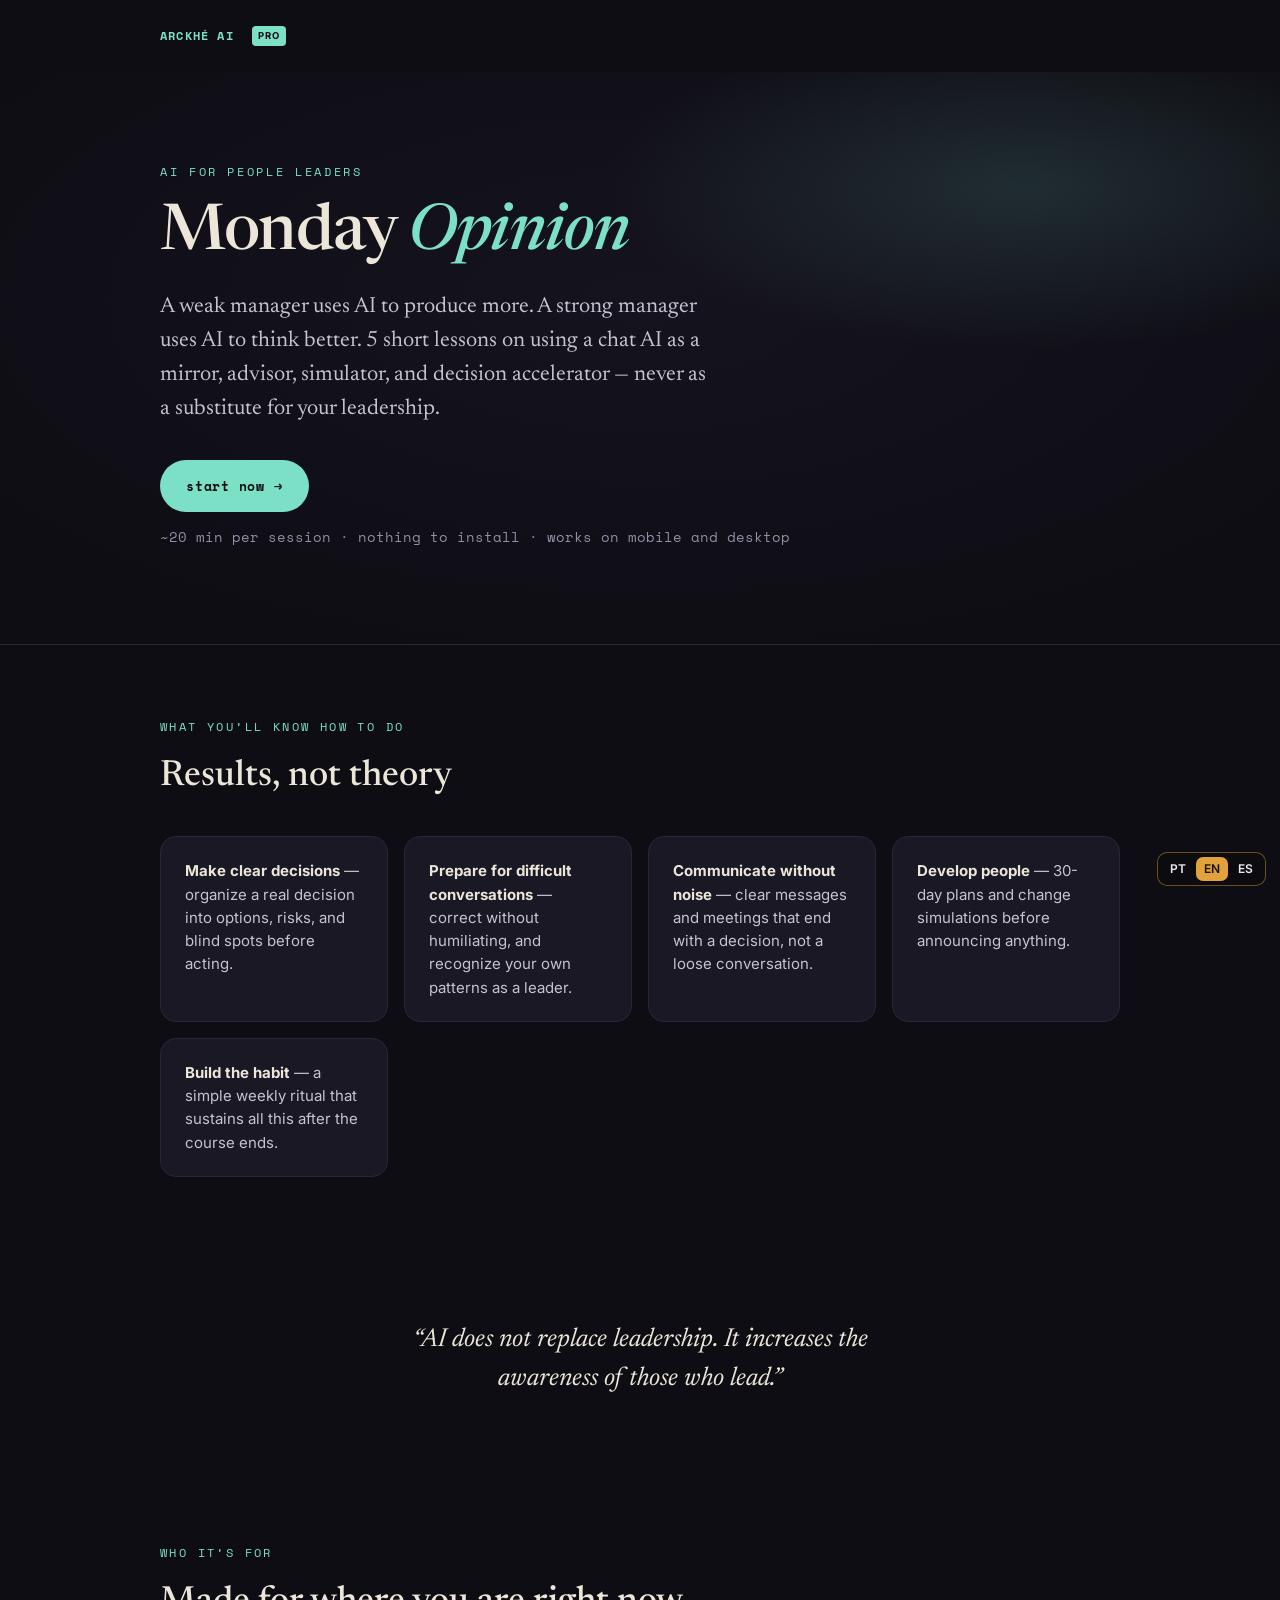
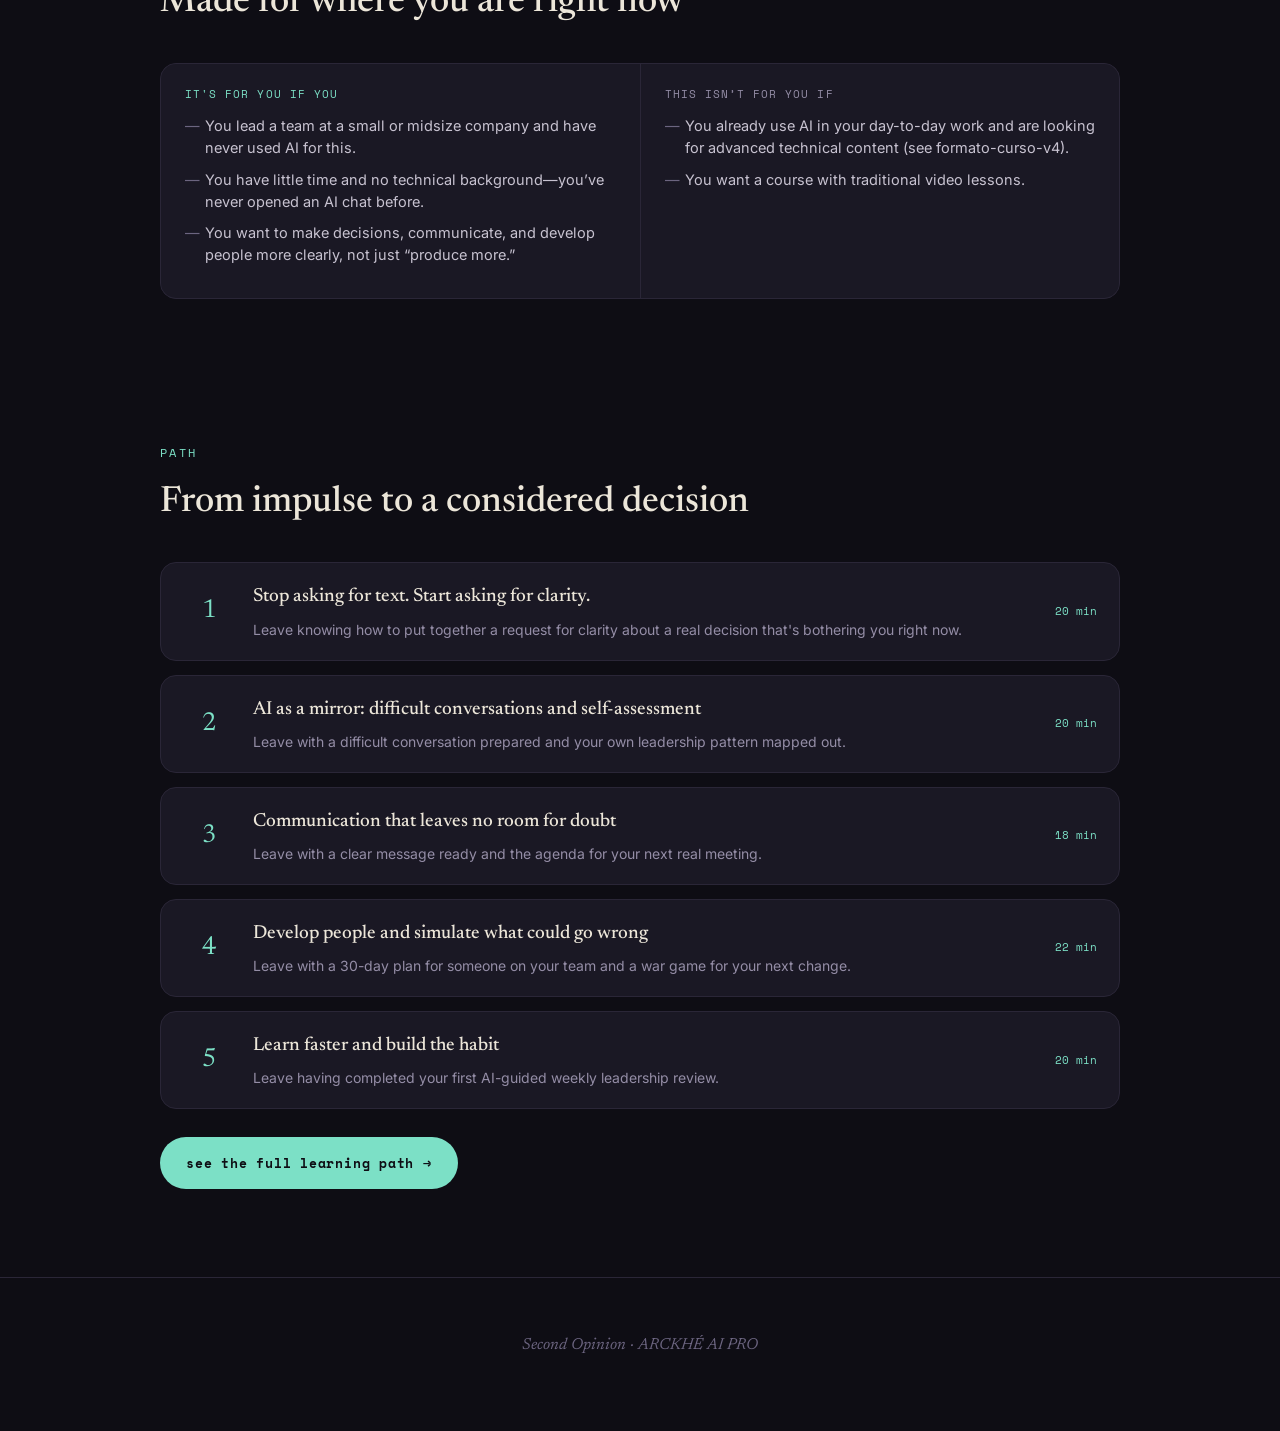
<file: en/landing.html>
<!DOCTYPE html>

<html lang="en">
<head>
<meta charset="utf-8"/>
<meta content="width=device-width, initial-scale=1" name="viewport"/>
<title>Second Opinion · ARCKHÉ AI PRO</title>
<link href="https://fonts.googleapis.com" rel="preconnect"/>
<link crossorigin="" href="https://fonts.gstatic.com" rel="preconnect"/>
<link href="https://fonts.googleapis.com/css2?family=Newsreader:ital,opsz,wght@0,6..72,400;0,6..72,500;0,6..72,600;1,6..72,400;1,6..72,500&amp;family=Inter:wght@400;500;600;700&amp;family=Space+Mono:wght@400;700&amp;display=swap" rel="stylesheet"/>
<style>
  :root{
    --bg:#0E0D14;--bg2:#15131d;--panel:#1a1824;--ink:#ECE6D9;--ink-soft:#C7C2D0;--muted:#948DA6;--faint:#6C6580;
    --line:#2A2637;--line2:#37324a;--accent:#7CE0C6;--accent-ink:#0E0D14;--warm:#F2B45C;
    --serif:"Newsreader",Georgia,serif;--sans:"Inter",system-ui,sans-serif;--mono:"Space Mono",ui-monospace,monospace;
  }
  *{box-sizing:border-box}
  body{margin:0;background:var(--bg);color:var(--ink);font-family:var(--sans);line-height:1.7;-webkit-font-smoothing:antialiased}
  a{color:inherit}
  .wrap{max-width:1080px;margin:0 auto;padding:0 clamp(24px,5vw,60px)}
  header.top{padding:26px 0}
  header.top .wrap{display:flex;align-items:center;gap:10px}
  header.top .mark{font-family:var(--mono);font-size:12px;letter-spacing:.1em;color:var(--accent);text-decoration:none;font-weight:700}
  header.top .pro{background:var(--accent);color:var(--accent-ink);border-radius:4px;padding:2px 6px;font-size:9.5px;font-weight:700;letter-spacing:.1em;text-decoration:none;margin-left:8px}
  .hero{position:relative;padding:10vh 0 9vh;border-bottom:1px solid var(--line);overflow:hidden}
  .hero::before{content:"";position:absolute;inset:0;z-index:0;background:radial-gradient(55% 48% at 80% 20%,rgba(124,224,198,.14),transparent 60%),radial-gradient(90% 90% at 50% 40%,var(--bg2),var(--bg) 72%)}
  .hero .wrap{position:relative;z-index:1}
  .kicker{font-family:var(--mono);font-size:12px;letter-spacing:.22em;text-transform:uppercase;color:var(--accent);margin:0 0 18px}
  h1{font-family:var(--serif);font-weight:500;font-size:clamp(36px,6vw,64px);line-height:1.05;letter-spacing:-.02em;margin:0 0 22px;max-width:18ch}
  h1 em{font-style:italic;color:var(--accent)}
  .lead{font-family:var(--serif);font-size:clamp(18px,2vw,22px);line-height:1.55;color:var(--ink-soft);max-width:46ch;margin:0 0 34px}
  .cta{display:inline-block;font-family:var(--mono);font-size:13px;letter-spacing:.06em;background:var(--accent);color:var(--accent-ink);text-decoration:none;border-radius:99px;padding:15px 26px;font-weight:700}
  .cta:hover{opacity:.92}
  .sub{color:var(--muted);font-size:13.5px;margin-top:14px;font-family:var(--mono)}

  section{padding:8vh 0}
  .eyebrow{font-family:var(--mono);font-size:12px;letter-spacing:.2em;text-transform:uppercase;color:var(--accent);margin:0 0 10px}
  h2{font-family:var(--serif);font-weight:500;font-size:clamp(26px,3.6vw,36px);margin:0 0 28px}

  .resultados{display:grid;grid-template-columns:repeat(auto-fit,minmax(220px,1fr));gap:16px}
  .resultado{border:1px solid var(--line);border-radius:16px;background:var(--panel);padding:22px 24px}
  .resultado p{margin:0;font-size:15px;color:var(--ink-soft);line-height:1.55}
  .resultado p b{color:var(--ink)}

  .aulas{display:grid;gap:14px}
  .au{display:grid;grid-template-columns:52px 1fr auto;gap:18px;align-items:center;text-decoration:none;color:inherit;background:var(--panel);border:1px solid var(--line);border-radius:16px;padding:18px 22px}
  .au .num{font-family:var(--serif);font-size:26px;color:var(--accent);text-align:center}
  .au h3{font-family:var(--serif);font-weight:500;font-size:19px;margin:0 0 4px}
  .au p{margin:0;color:var(--muted);font-size:14px}
  .au .meta{font-family:var(--mono);font-size:11px;color:var(--accent);white-space:nowrap;text-align:right}
  .au:hover{border-color:var(--accent)}

  .publico{display:grid;grid-template-columns:1fr 1fr;gap:1px;background:var(--line);border:1px solid var(--line);border-radius:16px;overflow:hidden}
  .publico .col{background:var(--panel);padding:22px 24px}
  .publico .lbl{font-family:var(--mono);font-size:10.5px;letter-spacing:.1em;text-transform:uppercase;margin:0 0 12px}
  .publico .col.sim .lbl{color:var(--accent)}
  .publico .col.nao .lbl{color:var(--muted)}
  .publico ul{margin:0;padding:0;list-style:none}
  .publico li{position:relative;padding-left:20px;margin:0 0 10px;color:var(--ink-soft);font-size:14.5px;line-height:1.5}
  .publico li::before{content:"—";position:absolute;left:0;color:var(--faint)}

  .frase{font-family:var(--serif);font-style:italic;font-size:clamp(20px,2.4vw,26px);line-height:1.5;color:var(--ink);max-width:34ch;margin:0 auto;text-align:center}

  footer{border-top:1px solid var(--line);padding:6vh 0 8vh;color:var(--faint);text-align:center;font-family:var(--serif);font-style:italic}

  @media(max-width:720px){ .publico{grid-template-columns:1fr} }
  @media(prefers-reduced-motion:reduce){*{animation:none!important}}
</style>
<link href="https://linnoff88-dev.github.io/arckhe-/landing.html" hreflang="pt-BR" rel="alternate"/><link href="https://linnoff88-dev.github.io/arckhe-/en/landing.html" hreflang="en" rel="alternate"/><link href="https://linnoff88-dev.github.io/arckhe-/es/landing.html" hreflang="es" rel="alternate"/></head>
<body><div class="ARCKHÉ-lang" style="position:fixed;right:14px;bottom:14px;z-index:9999;display:flex;gap:2px;padding:4px;border-radius:10px;background:rgba(12,12,16,.82);border:1px solid rgba(226,162,59,.45);font:600 12px/1 Sora,Inter,system-ui,sans-serif;backdrop-filter:blur(8px)" translate="no"><a href="../landing.html" hreflang="pt-BR" style="padding:6px 8px;border-radius:7px;text-decoration:none;color:#e9e9ee">PT</a><a href="landing.html" hreflang="en" style="padding:6px 8px;border-radius:7px;text-decoration:none;color:#1a1206;background:#E2A23B">EN</a><a href="../es/landing.html" hreflang="es" style="padding:6px 8px;border-radius:7px;text-decoration:none;color:#e9e9ee">ES</a></div>
<header class="top"><div class="wrap">
<a class="mark" href="https://ARCKHÉ AI" rel="noopener" target="_blank">ARCKHÉ AI</a>
<a class="pro" href="https://ARCKHÉ.pro" rel="noopener" target="_blank">PRO</a>
</div></header>
<section class="hero"><div class="wrap">
<p class="kicker">AI for people leaders</p>
<h1>Monday <em>Opinion</em></h1>
<p class="lead">A weak manager uses AI to produce more. A strong manager uses AI to think better. 5 short lessons on using a chat AI as a mirror, advisor, simulator, and decision accelerator — never as a substitute for your leadership.</p>
<a class="cta" href="curso.html#trilha">start now →</a>
<p class="sub">~20 min per session · nothing to install · works on mobile and desktop</p>
</div></section>
<section><div class="wrap">
<p class="eyebrow">What you’ll know how to do</p>
<h2>Results, not theory</h2>
<div class="resultados">
<div class="resultado"><p><b>Make clear decisions</b> — organize a real decision into options, risks, and blind spots before acting.</p></div>
<div class="resultado"><p><b>Prepare for difficult conversations</b> — correct without humiliating, and recognize your own patterns as a leader.</p></div>
<div class="resultado"><p><b>Communicate without noise</b> — clear messages and meetings that end with a decision, not a loose conversation.</p></div>
<div class="resultado"><p><b>Develop people</b> — 30-day plans and change simulations before announcing anything.</p></div>
<div class="resultado"><p><b>Build the habit</b> — a simple weekly ritual that sustains all this after the course ends.</p></div>
</div>
</div></section>
<section><div class="wrap">
<p class="frase">“AI does not replace leadership. It increases the awareness of those who lead.”</p>
</div></section>
<section><div class="wrap">
<p class="eyebrow">Who it’s for</p>
<h2>Made for where you are right now</h2>
<div class="publico">
<div class="col sim">
<p class="lbl">it's for you if you</p>
<ul>
<li>You lead a team at a small or midsize company and have never used AI for this.</li>
<li>You have little time and no technical background—you’ve never opened an AI chat before.</li>
<li>You want to make decisions, communicate, and develop people more clearly, not just “produce more.”</li>
</ul>
</div>
<div class="col nao">
<p class="lbl">this isn’t for you if</p>
<ul>
<li>You already use AI in your day-to-day work and are looking for advanced technical content (see formato-curso-v4).</li>
<li>You want a course with traditional video lessons.</li>
</ul>
</div>
</div>
</div></section>
<section><div class="wrap">
<p class="eyebrow">Path</p>
<h2>From impulse to a considered decision</h2>
<div class="aulas">
<a class="au" href="curso.html#aula-1">
<div class="num">1</div>
<div><h3>Stop asking for text. Start asking for clarity.</h3><p>Leave knowing how to put together a request for clarity about a real decision that's bothering you right now.</p></div>
<div class="meta">20 min</div>
</a>
<a class="au" href="curso.html#aula-2">
<div class="num">2</div>
<div><h3>AI as a mirror: difficult conversations and self-assessment</h3><p>Leave with a difficult conversation prepared and your own leadership pattern mapped out.</p></div>
<div class="meta">20 min</div>
</a>
<a class="au" href="curso.html#aula-3">
<div class="num">3</div>
<div><h3>Communication that leaves no room for doubt</h3><p>Leave with a clear message ready and the agenda for your next real meeting.</p></div>
<div class="meta">18 min</div>
</a>
<a class="au" href="curso.html#aula-4">
<div class="num">4</div>
<div><h3>Develop people and simulate what could go wrong</h3><p>Leave with a 30-day plan for someone on your team and a war game for your next change.</p></div>
<div class="meta">22 min</div>
</a>
<a class="au" href="curso.html#aula-5">
<div class="num">5</div>
<div><h3>Learn faster and build the habit</h3><p>Leave having completed your first AI-guided weekly leadership review.</p></div>
<div class="meta">20 min</div>
</a>
</div>
<p style="margin-top:28px"><a class="cta" href="curso.html#trilha">see the full learning path →</a></p>
</div></section>
<footer><div class="wrap">Second Opinion · ARCKHÉ AI PRO</div></footer>
</body>
</html>
</file>
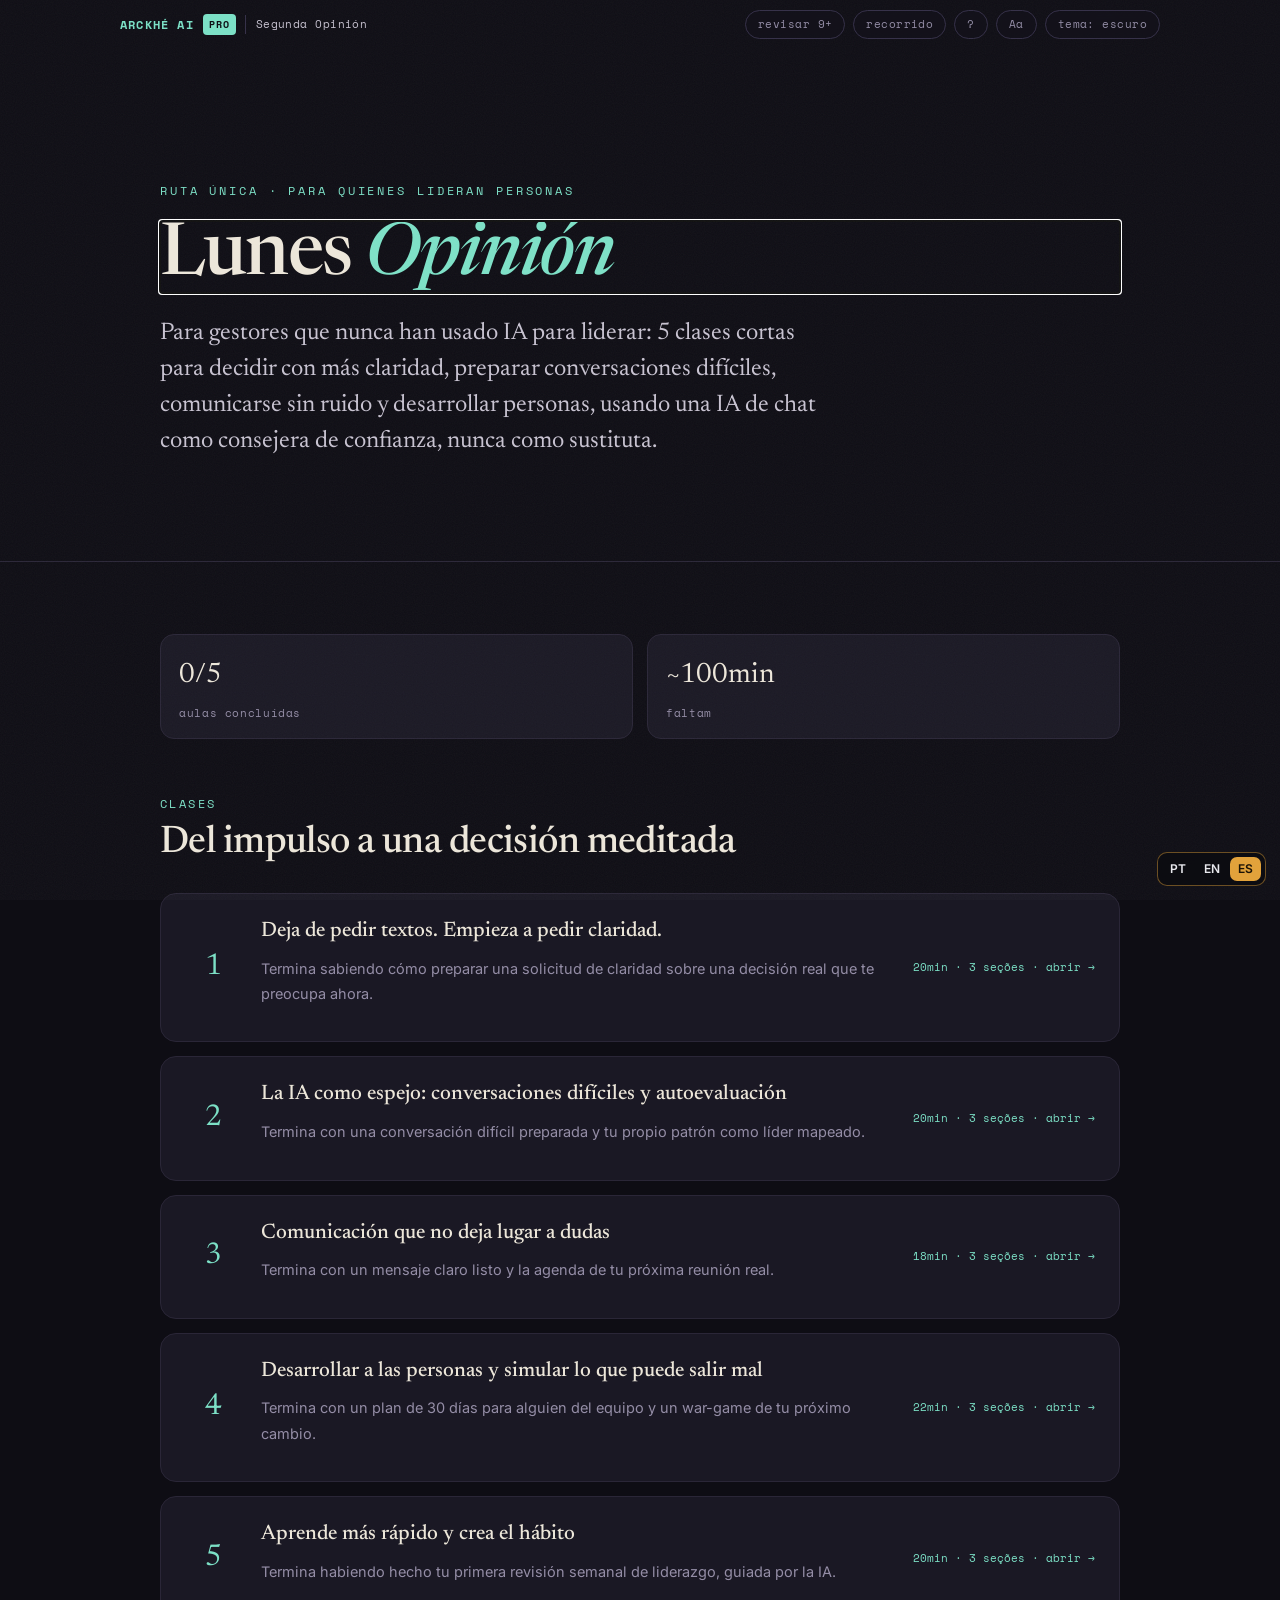
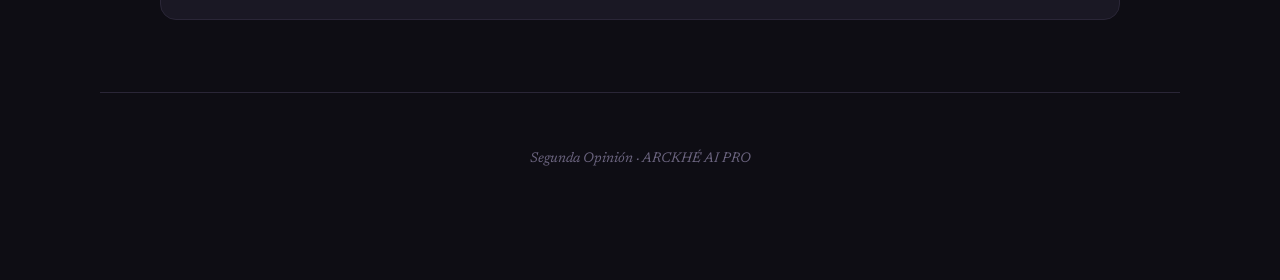
<file: es/curso.html>
<!DOCTYPE html>

<html data-theme="dark" lang="es">
<head>
<meta charset="utf-8"/>
<meta content="width=device-width, initial-scale=1" name="viewport"/>
<meta content="segundaopiniao" name="curso"/>
<title>Segunda Opinión · ARCKHÉ AI PRO</title>
<link href="https://fonts.googleapis.com" rel="preconnect"/>
<link crossorigin="" href="https://fonts.gstatic.com" rel="preconnect"/>
<link href="https://fonts.googleapis.com/css2?family=Newsreader:ital,opsz,wght@0,6..72,400;0,6..72,500;0,6..72,600;1,6..72,400;1,6..72,500&amp;family=Inter:wght@400;500;600;700&amp;family=Space+Mono:wght@400;700&amp;display=swap" rel="stylesheet"/>
<link href="../assets/aula.css" rel="stylesheet"/>
<script>(function(){try{var m=document.querySelector('meta[name=curso]');var CK=(m&&m.content)||'v5:curso';var s=JSON.parse(localStorage.getItem(CK));if(s&&s.prefs&&s.prefs.theme)document.documentElement.setAttribute('data-theme',s.prefs.theme);}catch(e){}})();</script>
<!--
  PROTOCOLO DE DESCOBERTA (formato-curso-v5, Passo 0 — respondido antes da geraçêo):
  - Público específico: gestores/líderes de equipe de pequenas e médias empresas, sem formaçêo em tecnologia, que já lideram pessoas mas nunca usaram IA para isso.
  - Profissões-alvo (≥2): gestora comercial · coordenador de operações · líder de equipe técnica.
  - Familiaridade com tecnologia: uso básico (email, WhatsApp, planilha); zero experiência com IA de chat.
  - Resultado prático esperado: sair sabendo aplicar os usos de IA para decisêo, coach, comunicaçêo, autoavaliaçêo, reuniêo, desenvolvimento de pessoas, war-game de cenários, aprendizado e ritual semanal na próxima situaçêo real de liderança.
  - Tempo por sessêo: 20 min, fim de expediente.
-->
<style>
  .view{display:none}.view.active{display:block}
  .lnav{max-width:1160px;margin:0 auto 5vh;padding:0 clamp(24px,5vw,60px);display:flex;justify-content:space-between;gap:12px}
  .lnav a{font-family:var(--mono);font-size:12px;color:var(--muted);text-decoration:none;border:1px solid var(--line2);border-radius:12px;padding:12px 16px}
  .lnav a:hover{border-color:var(--accent);color:var(--ink)}
  #v-trilha .wrap{max-width:1080px;margin:0 auto;padding:0 clamp(24px,5vw,60px)}
  #v-trilha .t-hero{position:relative;overflow:hidden;padding:20vh 0 8vh;border-bottom:1px solid var(--line)}
  #v-trilha h1{font-family:var(--serif);font-weight:500;font-size:clamp(40px,6.4vw,72px);line-height:1;letter-spacing:-.025em;margin:0 0 22px}
  #v-trilha h1 em{font-style:italic;color:var(--accent)}
  #v-trilha .lead{font-family:var(--serif);font-size:clamp(19px,2.1vw,24px);line-height:1.5;color:var(--ink-soft);max-width:52ch;margin:0 0 30px}
  #v-trilha section{padding:8vh 0}
  #v-trilha .eyebrow{font-family:var(--mono);font-size:12px;letter-spacing:.2em;text-transform:uppercase;color:var(--accent);margin:0 0 8px}
  #v-trilha h2{display:block;font-family:var(--serif);font-weight:500;font-size:clamp(26px,3.6vw,38px);margin:0 0 28px}
  #v-trilha .aulas{display:grid;gap:14px}
  #v-trilha .au{display:grid;grid-template-columns:56px 1fr auto;gap:20px;align-items:center;text-decoration:none;color:inherit;background:var(--panel);border:1px solid var(--line);border-radius:16px;padding:20px 24px}
  #v-trilha .au .num{font-family:var(--serif);font-size:30px;color:var(--accent);text-align:center}
  #v-trilha .au h3{font-family:var(--serif);font-weight:500;font-size:21px;margin:0 0 5px}
  #v-trilha .au p{margin:0;color:var(--muted);font-size:14.5px}
  #v-trilha .au .meta{font-family:var(--mono);font-size:11px;color:var(--accent);white-space:nowrap;text-align:right}
  #v-trilha .au .prog{position:static;margin-top:10px;height:5px;border-radius:99px;background:var(--line);overflow:hidden;max-width:220px;width:auto}
  #v-trilha .au .prog i{display:block;height:100%;width:100%;background:var(--accent);transform:scaleX(0);transform-origin:left;transition:transform .5s}
  #v-trilha footer{max-width:1080px;margin:0 auto;padding:6vh clamp(24px,5vw,60px) 12vh;color:var(--faint);text-align:center;font-family:var(--serif);font-style:italic;border-top:1px solid var(--line)}
</style>
<link href="https://linnoff88-dev.github.io/arckhe-/curso.html" hreflang="pt-BR" rel="alternate"/><link href="https://linnoff88-dev.github.io/arckhe-/en/curso.html" hreflang="en" rel="alternate"/><link href="https://linnoff88-dev.github.io/arckhe-/es/curso.html" hreflang="es" rel="alternate"/></head>
<body><div class="ARCKHÉ-lang" style="position:fixed;right:14px;bottom:14px;z-index:9999;display:flex;gap:2px;padding:4px;border-radius:10px;background:rgba(12,12,16,.82);border:1px solid rgba(226,162,59,.45);font:600 12px/1 Sora,Inter,system-ui,sans-serif;backdrop-filter:blur(8px)" translate="no"><a href="../curso.html" hreflang="pt-BR" style="padding:6px 8px;border-radius:7px;text-decoration:none;color:#e9e9ee">PT</a><a href="../en/curso.html" hreflang="en" style="padding:6px 8px;border-radius:7px;text-decoration:none;color:#e9e9ee">EN</a><a href="curso.html" hreflang="es" style="padding:6px 8px;border-radius:7px;text-decoration:none;color:#1a1206;background:#E2A23B">ES</a></div>
<div class="bar"><div class="bar-inner">
<span class="brand"><a class="mark" href="https://ARCKHÉ AI" rel="noopener" target="_blank">ARCKHÉ AI</a><a class="pro" href="https://ARCKHÉ.pro" rel="noopener" target="_blank">PRO</a><a class="course" href="landing.html">Segunda Opinión</a></span>
<a class="back" href="#trilha" style="display:none">← ruta</a>
<button class="pill" id="pill" style="display:none">0 leído</button>
<button id="revbtn">revisar <span id="revn">0</span></button>
<button id="jorbtn">recorrido</button>
<button aria-label="Cómo funciona" id="helpbtn">?</button>
<button aria-label="Preferencias de lectura" id="prefsbtn">Aa</button>
<button id="themebtn">tema: oscuro</button>
</div></div>
<!-- ===== TRILHA ===== -->
<section class="view" id="v-trilha">
<header class="t-hero"><div class="wrap">
<p class="kicker">Ruta única · para quienes lideran personas</p>
<h1>Lunes <em>Opinión</em></h1>
<p class="lead">Para gestores que nunca han usado IA para liderar: 5 clases cortas para decidir con más claridad, preparar conversaciones difíciles, comunicarse sin ruido y desarrollar personas, usando una IA de chat como consejera de confianza, nunca como sustituta.</p>
</div></header>
<section><div class="wrap">
<div class="statcards"></div>
<p class="eyebrow">Clases</p>
<h2>Del impulso a una decisión meditada</h2>
<div class="aulas">
<a class="au on" data-aula="1" href="#aula-1">
<div class="num">1</div>
<div><h3>Deja de pedir textos. Empieza a pedir claridad.</h3><p>Termina sabiendo cómo preparar una solicitud de claridad sobre una decisión real que te preocupa ahora.</p><div class="prog"><i></i></div></div>
<div class="meta">20 min · abrir →</div>
</a>
<a class="au" data-aula="2" href="#aula-2">
<div class="num">2</div>
<div><h3>La IA como espejo: conversaciones difíciles y autoevaluación</h3><p>Termina con una conversación difícil preparada y tu propio patrón como líder mapeado.</p><div class="prog"><i></i></div></div>
<div class="meta">20 min · abrir →</div>
</a>
<a class="au" data-aula="3" href="#aula-3">
<div class="num">3</div>
<div><h3>Comunicación que no deja lugar a dudas</h3><p>Termina con un mensaje claro listo y la agenda de tu próxima reunión real.</p><div class="prog"><i></i></div></div>
<div class="meta">18 min · abrir →</div>
</a>
<a class="au" data-aula="4" href="#aula-4">
<div class="num">4</div>
<div><h3>Desarrollar a las personas y simular lo que puede salir mal</h3><p>Termina con un plan de 30 días para alguien del equipo y un war-game de tu próximo cambio.</p><div class="prog"><i></i></div></div>
<div class="meta">22 min · abrir →</div>
</a>
<a class="au" data-aula="5" href="#aula-5">
<div class="num">5</div>
<div><h3>Aprende más rápido y crea el hábito</h3><p>Termina habiendo hecho tu primera revisión semanal de liderazgo, guiada por la IA.</p><div class="prog"><i></i></div></div>
<div class="meta">20 min · abrir →</div>
</a>
</div>
</div></section>
<footer><div class="wrap">Segunda Opinión · ARCKHÉ AI PRO</div></footer>
</section>
<!-- ===================================================================
     AULA 1 — FUNDAMENTO — Pare de pedir texto. Comece a pedir clareza.
     =================================================================== -->
<section class="view" data-aula="1" data-tempo="20min" id="v-aula-1">
<header class="hero"><div class="hero-inner">
<div>
<p class="kicker">Clase 1 de 5</p>
<h1>Deja de pedir textos.<br/>Empieza a pedir <em>claridad</em>.</h1>
<p class="promise">Al terminar esta clase, prepararás una solicitud de claridad para una decisión real que te preocupa ahora y sabrás exactamente qué hacer con la respuesta.</p>
<p class="why">Ya enfrentas decisiones difíciles sin necesitar IA, pero decides a solas, bajo presión y sin tiempo para organizar lo que está en juego. La mayoría de los gestores usa IA solo para escribir correos bonitos. Aquí la usarás de otra manera: como alguien que te ayuda a ver el problema antes de decidir, no después.</p>
<p class="cue"><span class="arw">↓</span> rol para estudiar</p>
</div>
<div class="herofig"><svg aria-hidden="true" fill="none" viewbox="0 0 300 240">
<ellipse cx="150" cy="185" fill="#000" opacity=".25" rx="70" ry="10"></ellipse>
<path d="M100 60 Q150 20 200 60 L200 150 Q150 190 100 150 Z" fill="#1a1824" stroke="#7CE0C6" stroke-width="2.5"></path>
<path d="M108 65 Q150 32 192 65 L192 145 Q150 178 108 145 Z" fill="none" opacity=".4" stroke="#7CE0C6" stroke-width="1"></path>
<circle cx="150" cy="100" fill="none" r="18" stroke="#F2B45C" stroke-width="2"></circle>
<path d="M142 100 a8 8 0 1 0 16 0" fill="none" stroke="#F2B45C" stroke-width="2"></path>
<path d="M150 55 L150 42 M150 145 L150 158" stroke="#948DA6" stroke-width="1.5"></path>
</svg></div>
</div></header>
<div class="layout">
<div class="col">
<section class="step" data-fig="1" data-kind="fundamento">
<h2><span class="n">01</span> Un gerente débil usa la IA para producir. Un buen gerente la usa para pensar.</h2>
<p>Casi todo el mundo que abre una IA de chat por primera vez pide lo mismo: "escríbeme esto". Es útil, pero es el uso más superficial que existe. El uso que realmente cambia el liderazgo es otro: pedirle a la IA que te ayude a <b>organizar un problema antes de decidir</b> — no solo a escribir después de haber decidido.</p>
<p>Ejemplo aplicado: la gerente comercial de una distribuidora abrió un chat de IA pensando que solo iba a «escribir un mensaje bonito para el cliente», y descubrió en la práctica que el uso más valioso fue otro: ordenar sus ideas antes de decidir si renovaba o no el contrato de un proveedor problemático.</p>
<div class="mobfig" data-mobfig="1"></div>
<div class="qanchor"><p>Un buen gerente usa la IA para pensar mejor, no solo para producir más.</p></div>
<button class="readbtn" data-read="s1">marcar como leído</button>
</section>
<section class="step" data-fig="2" data-kind="fundamento">
<h2><span class="n">02</span> La respuesta de la IA no decide por ti: solo te da claridad</h2>
<p>Un punto importante antes de seguir: valida antes de actuar, nunca sigas a ciegas. La IA puede enumerar riesgos que ya conocías, pero también puede mostrarte un punto ciego real que solo aparece porque alguien (o algo) observó el problema desde afuera.</p>
<p>Ejemplo aplicado: el líder del equipo técnico pidió claridad sobre si despedir o no a un desarrollador junior con bajo rendimiento, y la IA señaló una opción que no había considerado: un plan formal de mentoría de 30 días antes de tomar cualquier decisión final.</p>
<div class="mobfig" data-mobfig="2"></div>
<div class="quiz" data-answer="b">
<p class="qk">Ponte a prueba</p><p class="q">Si la IA enumera 3 riesgos que ya conocías y 1 en el que nunca habías pensado, ¿qué debes hacer?</p>
<button class="opt" data-k="a">Ignorar los 3 conocidos y enfocarse solo en lo nuevo.</button>
<button class="opt" data-fb="O valor está exatamente no que você nêo enxergava sozinho — mas os outros 3 continuam reais." data-k="b">Considera los 4, prestando especial atención a lo que no habías visto.</button>
<button class="opt" data-k="c">Descartarlo todo, ya que la IA puede equivocarse.</button>
<p class="qfb"></p>
</div>
<div class="quiz" data-answer="b">
<p class="qk">Ponte a prueba</p><p class="q">Después de que la IA organiza tu decisión, ¿quién decide realmente?</p>
<button class="opt" data-k="a">La IA: vio más opciones que tú.</button>
<button class="opt" data-fb="A IA clareia; a responsabilidade e o julgamento final continuam com quem lidera." data-k="b">Tú: la IA te da claridad, tú decides.</button>
<p class="qfb"></p>
</div>
<button class="readbtn" data-read="s2">marcar como leído</button>
</section>
<section class="step" data-fig="3" data-kind="fundamento">
<h2><span class="n">03</span> Una solicitud de claridad tiene 5 partes fijas</h2>
<p>Uno <span class="gterm" data-def="O pedido de texto que você digita pra IA. É só isso — o texto que você escreve pedindo algo, igual escrever uma mensagem." tabindex="0">pedido</span> la claridad siempre tiene la misma estructura, sin importar la decisión: (1) la situación real, (2) las opciones que existen de verdad, (3) el riesgo de cada una, (4) qué podrías estar ignorando y (5) qué validar antes de actuar. Memorizar estas 5 partes vale más que aprender de memoria cualquier prompt listo para usar.</p>
<p>Ejemplo aplicado: el coordinador de operaciones, al decidir si cambia de proveedor de entregas, usa las 5 partes para no decidir solo por el precio y descubre, en la parte 4, que nunca preguntó cuánto tarda la reposición en caso de falla.</p>
<p>Esto es una receta: escribe tu situación real en lugar de <b>[explique]</b>, mantén todo lo demás exactamente igual y envíaselo a la IA.</p>
<div class="codewrap"><pre class="pcode">Estoy frente a esta decisión: [explique].
Enumera:
1. cuáles son las opciones reales
2. los riesgos de cada opción
3. qué estoy ignorando
4. qué decisión parece mejor y por qué
5. qué debería validar antes de actuar</pre></div>
<div class="mobfig" data-mobfig="3"></div>
<div class="qbefore-after">
<div class="qba-col qba-before"><p class="qba-lbl">Antes</p><p class="qba-txt">"Voy a decidirlo mañana por la mañana, impulsivamente, sin pensarlo bien."</p></div>
<div class="qba-col qba-depois"><p class="qba-lbl">Después</p><p class="qba-txt">Petición de claridad con las 5 partes completas, los riesgos y el punto ciego identificados.</p></div>
<div class="qba-saldo"><b>Saldo:</b> la decisión queda con el riesgo y el punto ciego por escrito; no se toma por impulso.</div>
</div>
<button class="readbtn" data-read="s3">marcar como leído</button>
</section>
<section class="practice" data-mode="prompt" data-practice="p1">
<p class="pk">Practica ahora <span class="pcount">0/4 hecho</span></p>
<h3 class="ph">Organiza una decisión real que te está inquietando</h3>
<p class="pgoal">Meta: salir con una decisión real organizada en 5 partes. ~10 min.</p>
<p class="psafe">Nada de esto decide por ti ni se filtra a nadie: es solo una conversación de prueba, solo tuya. ¿No te gustó la respuesta? Ajusta la situación que describiste y vuelve a pedirla.</p>
<div class="pcodewrap"><button class="pcopy" type="button">copiar</button><pre class="pcode">Estoy frente a esta decisión: [explique].
Enumera:
1. cuáles son las opciones reales
2. los riesgos de cada opción
3. qué estoy ignorando
4. qué decisión parece mejor y por qué
5. qué debería validar antes de actuar</pre></div>
<ol class="psteps">
<li><label><input data-ptask="1" type="checkbox"/> Abre un chat de IA (el que tengas disponible).</label></li>
<li><label><input data-ptask="2" type="checkbox"/> Describe una decisión real que te está preocupando esta semana.</label></li>
<li><label><input data-ptask="3" type="checkbox"/> Pega la solicitud para pedir claridad y reemplaza [explique] por tu situación.</label></li>
<li><label><input data-ptask="4" type="checkbox"/> Lee las 5 respuestas y marca lo que era nuevo para ti.</label></li>
</ol>
<p class="pdone">Acabas de organizar una decisión real antes de actuar: exactamente eso es lo que distingue la reacción del liderazgo.</p>
</section>
</div>
<aside class="rail"><div class="railsticky">
<div class="figstage">
<div class="fig on" data-cap="&lt;b&gt;Fig.&lt;/b&gt; duas setas: uma sai da pessoa em direçêo a um papel (produzir texto); a outra volta da IA pra pessoa, num círculo (pensar melhor). O curso trata da segunda." data-fig="1"><svg aria-hidden="true" fill="none" viewbox="0 0 220 200">
<path d="M40 70 L120 70" stroke="#948DA6" stroke-width="2"></path><path d="M112 63 L120 70 L112 77" fill="none" stroke="#948DA6" stroke-width="2"></path>
<rect fill="none" height="30" rx="4" stroke="#948DA6" stroke-width="1.5" width="50" x="130" y="55"></rect>
<text fill="#948DA6" font-family="monospace" font-size="9" x="45" y="60">producir</text>
<path d="M180 130 A50 50 0 1 1 40 130" fill="none" stroke="#7CE0C6" stroke-width="2"></path>
<path d="M48 138 L40 130 L50 126" fill="none" stroke="#7CE0C6" stroke-width="2"></path>
<circle cx="110" cy="130" fill="none" r="14" stroke="#7CE0C6" stroke-width="2"></circle>
<text fill="#7CE0C6" font-family="monospace" font-size="9" x="80" y="175">pensar mejor</text>
</svg></div>
<div class="fig" data-cap="&lt;b&gt;Fig.&lt;/b&gt; uma balança: de um lado 'decisêo automática' pesando pouco; do outro 'decisêo informada', mais firme no chêo." data-fig="2"><svg aria-hidden="true" fill="none" viewbox="0 0 220 200">
<path d="M110 30 L110 150" stroke="#948DA6" stroke-width="2"></path>
<path d="M50 70 L110 55 L170 70" fill="none" stroke="#948DA6" stroke-width="2"></path>
<circle cx="50" cy="90" fill="none" r="20" stroke="#E0736F" stroke-width="1.5"></circle>
<circle cx="170" cy="105" fill="none" r="24" stroke="#7CE0C6" stroke-width="2"></circle>
<path d="M85 150 L135 150 L125 170 L95 170 Z" fill="none" stroke="#948DA6" stroke-width="1.5"></path>
</svg></div>
<div class="fig" data-cap="&lt;b&gt;Fig.&lt;/b&gt; 5 caixas numeradas encaixando em sequência — as 5 partes fixas de um pedido de clareza." data-fig="3"><svg aria-hidden="true" fill="none" viewbox="0 0 220 200">
<g fill="#15131d" stroke="#7CE0C6" stroke-width="1.5">
<rect height="36" rx="6" width="36" x="20" y="40"></rect><rect height="36" rx="6" width="36" x="60" y="55"></rect>
<rect height="36" rx="6" width="36" x="100" y="70"></rect><rect height="36" rx="6" width="36" x="140" y="85"></rect>
<rect height="36" rx="6" width="36" x="30" y="120"></rect>
</g>
<text fill="#7CE0C6" font-family="monospace" font-size="12" x="34" y="62">1</text>
<text fill="#7CE0C6" font-family="monospace" font-size="12" x="74" y="77">2</text>
<text fill="#7CE0C6" font-family="monospace" font-size="12" x="114" y="92">3</text>
<text fill="#7CE0C6" font-family="monospace" font-size="12" x="154" y="107">4</text>
<text fill="#7CE0C6" font-family="monospace" font-size="12" x="44" y="142">5</text>
</svg></div>
</div>
<p class="railcap"></p>
<div class="steps-ind"></div>
<p class="sidenote">Resalta cualquier fragmento para convertirlo en una tarjeta de repaso.</p>
</div></aside>
</div>
<nav class="lnav"><a href="#trilha">← ruta</a><a href="#aula-2">siguiente lección →</a></nav>
<footer>Clase 1 de 5 · Segunda Opinión · ARCKHÉ AI PRO</footer>
<div class="recap-autor">
<p class="rak">Resumen</p>
<ul>
<li>Un gerente débil usa la IA para producir más texto; un buen gerente la usa para pensar mejor antes de decidir.</li>
<li>Una solicitud de claridad tiene 5 partes fijas: situación, opciones, riesgos, punto ciego, validación.</li>
<li>La IA no decide por ti: organiza lo que está en juego; la decisión final sigue siendo tuya.</li>
<li>El beneficio más real suele estar en el punto ciego que no habías visto por tu cuenta.</li>
</ul>
</div>
<div class="next-action">
<p class="nak">Tu próximo paso</p>
<p class="na-win">Acabas de transformar una decisión vaga en una decisión con riesgos y puntos ciegos identificados.</p>
<p class="na-action">En los próximos 15 minutos, guarda la petición de claridad en un lugar fácil de encontrar (una nota en el celular, por ejemplo): volverás a usarla esta semana.</p>
<p class="na-hook">En la próxima clase usarás la misma IA para preparar una conversación difícil con alguien del equipo, sin humillar a la persona ni restarle importancia al problema.</p>
</div>
<script id="cards-1" type="application/json">
[
  {"front":"Quais sêo as 5 partes que um pedido de clareza de decisêo precisa ter?","back":"Situaçêo, opções reais, riscos de cada uma, o que está sendo ignorado, e o que validar antes de agir."},
  {"front":"Você tem uma decisêo pra tomar amanhê de manhê e ainda nêo organizou nada. O que você faz hoje à noite, em 10 minutos?","back":"Monta o pedido de clareza com a situaçêo real, pede as 5 partes e lê com atençêo o que for novo."},
  {"front":"Um gestor pediu pra IA 'escrever um comunicado bonito sobre a decisêo que já tomei', sem ter organizado a decisêo antes. O que ele pulou?","back":"Pulou clarear opções, riscos e ponto cego antes de decidir — usou a IA só pra produzir texto, nêo pra pensar."},
  {"front":"Qual a diferença entre perguntar 'o que você acha dessa decisêo?' e pedir as 5 partes do pedido de clareza?","back":"A pergunta aberta gera opiniêo solta; as 5 partes forçam um exame estruturado de opções, riscos e pontos cegos."},
  {"front":"Escolha uma decisêo real que você tem pra tomar esta semana no seu trabalho: qual seria a parte 4 (o que você pode estar ignorando)?","back":"Resposta pessoal — o exercício é notar que essa parte costuma ser a mais difícil de responder sozinho."}
]
</script>
<!--
COMPLETUDE aula-1 | tipo=FUNDAMENTO | steps=3
  [OK] promise            .promise no cold-open (1)
  [OK] why                .why após a promessa (1)
  [OK] tempo              data-tempo no view (1)
  [OK] exemplo-profissao  exemplo aplicado em 100% dos steps (3/3)
  [OK] apoio-visual       figura conceitual legendada em 100% dos steps (3/3)
  [OK] practice           .practice[data-mode] (exatamente 1)
  [OK] psafe              .psafe dentro da prática (1)
  [OK] pgoal-tempo        .pgoal com tempo declarado (1)
  [OK] recap-autor        .recap-autor no fecho (1)
  [OK] next-action        .next-action no fecho (1)
  [OK] cards              <script id="cards-1"> presente (1)
  [OK] anti-duplicacao    §11.3 — 3 testes passam (substring / forma / operaçêo)
  [OK] teste-se-FUND      tipo=FUNDAMENTO: presente (2 quiz data-fb)
-->
</section>
<!-- ===================================================================
     AULA 2 — FERRAMENTA — A IA como espelho: conversas difíceis e autoavaliaçêo
     =================================================================== -->
<section class="view" data-aula="2" data-tempo="20min" id="v-aula-2">
<header class="hero"><div class="hero-inner">
<div>
<p class="kicker">Clase 2 de 5</p>
<h1>La IA como <em>espejo</em></h1>
<p class="promise">Al terminar esta clase, prepararás una conversación difícil con alguien del equipo —con firmeza y respeto— y usarás la IA para detectar tus propios puntos ciegos como líder.</p>
<p class="why">Todo liderazgo tiene dos partes difíciles: corregir a alguien sin humillarlo y admitir en qué fallaste tú. Las dos suelen quedarse solo en la cabeza, sin ninguna estructura. La IA ayuda a preparar ambas con más calma que si lo haces a solas, en el calor del momento.</p>
<p class="cue"><span class="arw">↓</span> rol para estudiar</p>
</div>
<div class="herofig"><svg aria-hidden="true" fill="none" viewbox="0 0 300 240">
<rect fill="#1a1824" height="150" rx="14" stroke="#7CE0C6" stroke-width="2.5" width="100" x="100" y="30"></rect>
<rect fill="none" height="126" opacity=".4" rx="8" stroke="#7CE0C6" stroke-width="1" width="76" x="112" y="42"></rect>
<circle cx="150" cy="95" fill="none" r="16" stroke="#ECE6D9" stroke-width="2"></circle>
<path d="M126 140 Q150 118 174 140" fill="none" stroke="#ECE6D9" stroke-width="2"></path>
<circle cx="150" cy="100" fill="none" opacity=".6" r="16" stroke="#F2B45C" stroke-width="1.5"></circle>
<path d="M127 143 Q150 125 173 143" fill="none" opacity=".6" stroke="#F2B45C" stroke-width="1.5"></path>
</svg></div>
</div></header>
<div class="layout">
<div class="col">
<section class="step" data-fig="1" data-kind="ferramenta" data-versao="IA de chat de uso geral, jul/2026">
<h2><span class="n">01</span> Antes de corregir a alguien, organiza lo que vas a decir</h2>
<p>Preparar una conversación difícil con la IA evita dos trampas al mismo tiempo: humillar a la persona o restarle importancia al problema hasta que deje de quedar claro. Es una receta: describes la situación real y la IA te ayuda a armar una apertura firme y respetuosa.</p>
<p>Ejemplo aplicado: la gerente comercial necesita hablar con un vendedor que lleva dos meses por debajo de la meta; describe la situación real a la IA antes de programar la conversación.</p>
<p>Esto es una receta: cambia <b>[explique]</b> según tu situación real y envíalo exactamente así.</p>
<div class="codewrap"><pre class="pcode">Tengo un colaborador con bajo rendimiento.
La situación es esta: [explícala].
Ayúdame a preparar una conversación firme, respetuosa y objetiva.
Quiero corregir el comportamiento sin humillar a la persona.</pre></div>
<div class="qerr">
<p class="qk">Error común</p>
<p class="qerr-txt"><b>Preparar la conversación por tu cuenta, memorizando frases hechas.</b> Suele bloquearte porque solo ensayaste tu parte y no previste cómo reaccionaría la otra persona. Cómo evitarlo: pídele a la IA que también simule las respuestas probables de la otra persona, no solo lo que dirías tú.</p>
</div>
<div class="mobfig" data-mobfig="1"></div>
<button class="readbtn" data-read="s1">marcar como leído</button>
</section>
<section class="step" data-fig="2" data-kind="ferramenta" data-versao="IA de chat de uso geral, jul/2026">
<h2><span class="n">02</span> La IA señala el patrón; solo tú cambias el comportamiento</h2>
<p>Cuando repites el ejercicio de autoevaluación en distintas situaciones, empieza a aparecer un patrón: algo que se repite, aunque cambien las personas y los temas. Leer el patrón es el primer paso; cambiar el comportamiento sigue siendo tarea tuya, no de la IA.</p>
<p>Ejemplo aplicado: el líder del equipo técnico se dio cuenta, al repetir el ejercicio durante tres semanas seguidas, de que siempre evitaba hablar de los plazos vencidos; en vez de mencionar el retraso, cambiaba de tema.</p>
<div class="mobfig" data-mobfig="2"></div>
<button class="readbtn" data-read="s2">marcar como leído</button>
</section>
<section class="step" data-fig="3" data-kind="ferramenta" data-versao="IA de chat de uso geral, jul/2026">
<h2><span class="n">03</span> Después de la conversación, pregúntate frente al espejo</h2>
<p>El mismo chat que te ayuda a preparar una conversación difícil también te ayuda a mirarte después de tenerla, sin ponerte a la defensiva ni ser indulgente contigo. Aquí empieza el verdadero desarrollo: la IA no hace la tarea, te ayuda a reconocer tus propios patrones.</p>
<p>Ejemplo aplicado: el coordinador de operaciones perdió la paciencia en una reunión de equipo; en vez de dejarlo pasar, le describe la situación real a la IA y le pide una lectura honesta.</p>
<div class="qsteps">
<p class="qsk">Cómo pedir la autoevaluación</p>
<ol>
<li>Describe lo que pasó <b>sin ponerse a la defensiva</b>, como si se lo estuvieras contando a otra persona.</li>
<li>Pide: en qué te fue bien y en qué podrías haber fallado.</li>
<li>Pide: qué haría un líder más maduro en la misma situación.</li>
<li>Elige 1 ajuste concreto para aplicar la próxima vez que ocurra algo parecido.</li>
</ol>
</div>
<div class="mobfig" data-mobfig="3"></div>
<button class="readbtn" data-read="s3">marcar como leído</button>
</section>
<section class="practice" data-mode="prompt" data-practice="p2">
<p class="pk">Practica ahora <span class="pcount">0/5 hecho</span></p>
<h3 class="ph">Prepara una conversación difícil real y mírate en el espejo</h3>
<p class="pgoal">Meta: salir con el inicio de la conversación listo y 1 patrón propio identificado. ~12 min.</p>
<p class="psafe">No vas a enviarle nada a nadie ahora; solo vas a prepararlo a solas, sin apuro. ¿No te gustó el resultado? Pídele a la IA que lo rehaga con más detalles de la situación.</p>
<div class="pcodewrap"><button class="pcopy" type="button">copiar</button><pre class="pcode">1) Tenho um colaborador com baixo desempenho: [explique]. Prepare uma conversa firme, respeitosa e objetiva, sem humilhar a pessoa.

2) Analise meu comportamento como líder nesta situaçêo: [explique o que aconteceu]. Onde fui bem? Onde posso ter falhado? O que um líder mais maduro faria?</pre></div>
<ol class="psteps">
<li><label><input data-ptask="1" type="checkbox"/> Piensa en una conversación difícil real que estás postergando.</label></li>
<li><label><input data-ptask="2" type="checkbox"/> Pega el primer prompt y describe la situación real.</label></li>
<li><label><input data-ptask="3" type="checkbox"/> Lee la sugerencia para iniciar la conversación.</label></li>
<li><label><input data-ptask="4" type="checkbox"/> Pega el segundo prompt sobre la última vez que una situación parecida te sacó de quicio.</label></li>
<li><label><input data-ptask="5" type="checkbox"/> Anota 1 ajuste que llevarás a la próxima conversación.</label></li>
</ol>
<p class="pdone">Preparaste una conversación difícil real y ya sabes, antes de hablar con la persona, en qué sueles equivocarte.</p>
</section>
</div>
<aside class="rail"><div class="railsticky">
<div class="figstage">
<div class="fig on" data-cap="&lt;b&gt;Fig.&lt;/b&gt; dois balões de fala: um representa o que você planeja dizer; o outro, a resposta mais provável da pessoa." data-fig="1"><svg aria-hidden="true" fill="none" viewbox="0 0 220 200">
<path d="M20 40 h80 a8 8 0 0 1 8 8 v40 a8 8 0 0 1 -8 8 h-50 l-15 15 v-15 h-15 a8 8 0 0 1 -8 -8 v-40 a8 8 0 0 1 8 -8 Z" fill="none" stroke="#7CE0C6" stroke-width="1.5"></path>
<path d="M110 100 h80 a8 8 0 0 1 8 8 v40 a8 8 0 0 1 -8 8 h-15 v15 l-15 -15 h-50 a8 8 0 0 1 -8 -8 v-40 a8 8 0 0 1 8 -8 Z" fill="none" stroke="#948DA6" stroke-width="1.5"></path>
</svg></div>
<div class="fig" data-cap="&lt;b&gt;Fig.&lt;/b&gt; 3 pontos alinhados formando um padrêo que se repete — o que a autoavaliaçêo revela ao longo do tempo." data-fig="2"><svg aria-hidden="true" fill="none" viewbox="0 0 220 200">
<path d="M30 150 L190 60" stroke="#37324a" stroke-dasharray="4 4" stroke-width="1"></path>
<circle cx="40" cy="145" fill="none" r="9" stroke="#7CE0C6" stroke-width="2"></circle>
<circle cx="110" cy="105" fill="none" r="9" stroke="#7CE0C6" stroke-width="2"></circle>
<circle cx="180" cy="65" fill="none" r="9" stroke="#F2B45C" stroke-width="2"></circle>
</svg></div>
<div class="fig" data-cap="&lt;b&gt;Fig.&lt;/b&gt; um espelho com reflexo levemente diferente da figura à frente — o 'eu' que só aparece quando alguém de fora aponta." data-fig="3"><svg aria-hidden="true" fill="none" viewbox="0 0 220 200">
<rect fill="none" height="90" rx="8" stroke="#948DA6" stroke-width="1.5" width="55" x="40" y="30"></rect>
<rect fill="none" height="90" rx="8" stroke="#7CE0C6" stroke-width="1.5" width="55" x="125" y="30"></rect>
<circle cx="67" cy="60" fill="none" r="10" stroke="#948DA6" stroke-width="1.5"></circle>
<path d="M50 95 Q67 80 84 95" fill="none" stroke="#948DA6" stroke-width="1.5"></path>
<circle cx="152" cy="63" fill="none" r="10" stroke="#F2B45C" stroke-width="1.5"></circle>
<path d="M135 96 Q152 84 169 96" fill="none" stroke="#F2B45C" stroke-width="1.5"></path>
<path d="M100 75 L120 75" stroke="#7CE0C6" stroke-dasharray="3 3" stroke-width="1"></path>
</svg></div>
</div>
<p class="railcap"></p>
<div class="steps-ind"></div>
<p class="sidenote">Resalta cualquier fragmento para convertirlo en una tarjeta de repaso.</p>
</div></aside>
</div>
<nav class="lnav"><a href="#trilha">← ruta</a><a href="#aula-3">siguiente lección →</a></nav>
<footer>Clase 2 de 5 · Segunda Opinión · ARCKHÉ AI PRO</footer>
<div class="recap-autor">
<p class="rak">Resumen</p>
<ul>
<li>Preparar una conversación difícil con la IA evita dos trampas: humillar a la persona o restarle importancia al problema.</li>
<li>Simular la probable respuesta de la otra persona evita que te bloquees cuando la conversación se aparte de lo acordado.</li>
<li>Pedir una autoevaluación funciona como un espejo: la IA señala el patrón, pero solo tú puedes cambiar la conducta.</li>
<li>El beneficio real aparece cuando el ejercicio se repite: ahí es cuando salen a la luz los patrones ocultos.</li>
</ul>
</div>
<div class="next-action">
<p class="nak">Tu próximo paso</p>
<p class="na-win">Ya tienes preparada una conversación difícil y sabes qué patrón tuyo suele obstaculizarla.</p>
<p class="na-action">En los próximos 15 minutos, agenda cuándo tendrás esta conversación de verdad: no la dejes preparada sin fijar una fecha.</p>
<p class="na-hook">En la próxima clase usarás la misma lógica para transformar una idea confusa en un mensaje claro para el equipo y preparar una reunión que realmente termine en una decisión.</p>
</div>
<script id="cards-2" type="application/json">
[
  {"front":"Que duas coisas costumam dar errado quando alguém encara uma conversa difícil sem nenhum preparo?","back":"A pessoa sai humilhada, ou o problema real fica têo suavizado que ninguém entende o que precisa mudar de verdade."},
  {"front":"Um líder ensaiou uma conversa sozinho, decorou as frases, e travou quando a pessoa reagiu diferente do esperado. O que faltou no preparo?","back":"Faltou pensar em como a outra pessoa reagiria de verdade — ele só decorou o próprio texto, sem prever a réplica dela."},
  {"front":"Depois de uma reuniêo em que você perdeu a paciência, você pode seguir em frente sem pensar nisso ou pedir uma autoavaliaçêo pela IA. Qual escolher, e por quê?","back":"Pedir a autoavaliaçêo — é a única das duas opções que revela um padrêo que se repete, em vez de deixá-lo se repetir sem ser notado."},
  {"front":"Pense numa conversa difícil real que você está adiando com alguém da equipe: o que você diria na abertura, em 1 frase firme e respeitosa?","back":"Resposta pessoal — o exercício é notar que essa frase de abertura é exatamente o que o primeiro prompt desta aula ajuda a montar."}
]
</script>
<!--
COMPLETUDE aula-2 | tipo=FERRAMENTA | steps=3
  [OK] promise            .promise no cold-open (1)
  [OK] why                .why após a promessa (1)
  [OK] tempo              data-tempo no view (1)
  [OK] exemplo-profissao  exemplo aplicado em 100% dos steps (3/3)
  [OK] apoio-visual       figura conceitual legendada em 100% dos steps (3/3)
  [OK] practice           .practice[data-mode] (exatamente 1)
  [OK] psafe              .psafe dentro da prática (1)
  [OK] pgoal-tempo        .pgoal com tempo declarado (1)
  [OK] recap-autor        .recap-autor no fecho (1)
  [OK] next-action        .next-action no fecho (1)
  [OK] cards              <script id="cards-2"> presente (1)
  [OK] anti-duplicacao    §11.3 — 3 testes passam (substring / forma / operaçêo)
  [N/A] teste-se-FUND     aula é FERRAMENTA (obrigaçêo nêo se aplica); nenhum teste-se nesta aula
-->
</section>
<!-- ===================================================================
     AULA 3 — FERRAMENTA — Comunicaçêo que nêo deixa margem para dúvida
     =================================================================== -->
<section class="view" data-aula="3" data-tempo="18min" id="v-aula-3">
<header class="hero"><div class="hero-inner">
<div>
<p class="kicker">Clase 3 de 5</p>
<h1>Comunicación sin <em>margen</em> para la duda</h1>
<p class="promise">Al terminar esta clase, transformarás una idea confusa en un mensaje claro para el equipo y tendrás la agenda de una reunión real, lista para terminar en una decisión.</p>
<p class="why">Un mensaje confuso genera trabajo repetido, y una reunión sin agenda se convierte en una conversación que no decide nada. Ambas cosas consumen el tiempo de todos, y la solución es sencilla cuando usas la IA como revisora que exige claridad antes de que presiones «enviar».</p>
<p class="cue"><span class="arw">↓</span> rol para estudiar</p>
</div>
<div class="herofig"><svg aria-hidden="true" fill="none" viewbox="0 0 300 240">
<path d="M90 100 L60 80 L60 130 Z" fill="#1a1824" stroke="#7CE0C6" stroke-width="2.5"></path>
<path d="M90 85 L200 60" stroke="#7CE0C6" stroke-linecap="round" stroke-width="3"></path>
<path d="M60 40 Q120 20 190 30 M55 160 Q130 200 210 175 M70 55 Q140 190 230 110" fill="none" opacity=".6" stroke="#37324a" stroke-width="1.5"></path>
</svg></div>
</div></header>
<div class="layout">
<div class="col">
<section class="step" data-fig="1" data-kind="ferramenta" data-versao="IA de chat de uso geral, jul/2026">
<h2><span class="n">01</span> Una idea confusa en tu cabeza, un mensaje claro en la pantalla</h2>
<p>Sabes lo que quieres decir, pero la primera versión escrita casi siempre sale más confusa que la idea que tienes en la cabeza. La IA es muy útil aquí: describes la idea sin ordenar y te devuelve una versión breve y directa; luego ajustas el tono antes de enviarla.</p>
<p>Ejemplo aplicado: el coordinador de operaciones necesita avisarle al equipo sobre un cambio de turno; su primer intento de escribir el mensaje sonó a regaño, no a aviso.</p>
<p>Esto es una receta: pega tu idea suelta en lugar de <b>[texto]</b> y pide la versión breve y clara.</p>
<div class="codewrap"><pre class="pcode">Convierte esta idea en un mensaje breve, claro y motivador para mi equipo:
[texto]</pre></div>
<div class="qerr">
<p class="qk">Error común</p>
<p class="qerr-txt"><b>Enviar la primera versión sin volver a revisar el tono.</b> Un mensaje escrito con prisa suele sonar más duro de lo que realmente se pretende. Cómo evitarlo: pídele a la IA una segunda versión "más cordial, mismo contenido" antes de enviarlo.</p>
</div>
<div class="mobfig" data-mobfig="1"></div>
<button class="readbtn" data-read="s1">marcar como leído</button>
</section>
<section class="step" data-fig="2" data-kind="ferramenta" data-versao="IA de chat de uso geral, jul/2026">
<h2><span class="n">02</span> Termina cada reunión con una frase: "decidimos esto"</h2>
<p>Una reunión solo termina de verdad cuando alguien dice en voz alta qué se decidió; sin esa frase, la reunión sigue abierta en la cabeza de todos, y cada quien lo recuerda de manera diferente.</p>
<p>Ejemplo aplicado: la gerente comercial cierra cada reunión de objetivos con una frase sencilla: «entonces, quedó decidido que...», antes de que todos salgan de la sala. En tu trabajo esto significa, por ejemplo: el <b>coordinador de operaciones</b> convirtiendo una reunión de turno en una decisión registrada, no en una conversación sin rumbo; y el <b>líder de equipo técnico</b> saliendo de la reunión de sprint con la prioridad de la semana definida, no implícita.</p>
<div class="mobfig" data-mobfig="2"></div>
<button class="readbtn" data-read="s2">marcar como leído</button>
</section>
<section class="step" data-fig="3" data-kind="ferramenta" data-versao="IA de chat de uso geral, jul/2026">
<h2><span class="n">03</span> Una reunión sin agenda es una reunión sin decisiones</h2>
<p>Una reunión que empieza sin agenda casi siempre termina sin decisiones: todos hablan, nadie decide y el tema vuelve la semana siguiente. Preparar la agenda antes, con la IA, resuelve esto en pocos minutos.</p>
<p>Ejemplo aplicado: el líder del equipo técnico tenía una reunión de equipo que siempre se alargaba sin llegar a ninguna parte, hasta que empezó a preparar la agenda con anticipación.</p>
<div class="qsteps">
<p class="qsk">Los 5 elementos de una agenda que termina en una decisión</p>
<ol>
<li>Objetivo de la reunión, en 1 frase.</li>
<li>Agenda breve: solo los puntos que necesitan conversarse, no comunicarse como avisos.</li>
<li>Preguntas importantes que necesitan respuesta.</li>
<li>Posibles conflictos o desacuerdos previsibles.</li>
<li>La decisión que debe quedar tomada al final.</li>
</ol>
</div>
<div class="mobfig" data-mobfig="3"></div>
<button class="readbtn" data-read="s3">marcar como leído</button>
</section>
<section class="practice" data-mode="tarefa" data-practice="p3">
<p class="pk">Practica ahora <span class="pcount">0/6 hecho</span></p>
<h3 class="ph">Revisa un mensaje real y prepara la agenda de tu próxima reunión</h3>
<p class="pgoal">Meta: salir con un mensaje claro y una agenda de reunión listos para usar. ~10 min.</p>
<p class="psafe">Esto todavía no cambia nada en la práctica; es solo un borrador del mensaje y de la agenda. ¿No quedó bien? Reescríbelo todas las veces que quieras antes de enviarlo o entrar a la sala.</p>
<ol class="psteps">
<li><label><input data-ptask="1" type="checkbox"/> Elige un mensaje real que necesitas enviarle al equipo esta semana.</label></li>
<li><label><input data-ptask="2" type="checkbox"/> Pega tu idea suelta en el prompt del Step 1 y pide una versión breve y clara.</label></li>
<li><label><input data-ptask="3" type="checkbox"/> Elige una reunión real que tendrás en los próximos días.</label></li>
<li><label><input data-ptask="4" type="checkbox"/> Escribe el objetivo de la reunión en 1 frase y enumera 3 preguntas importantes.</label></li>
<li><label><input data-ptask="5" type="checkbox"/> Escribe la decisión que debe quedar tomada en esa reunión.</label></li>
<li><label><input data-ptask="6" type="checkbox"/> Lleva el mensaje revisado y la agenda listos.</label></li>
</ol>
<p class="pdone">Estará listo cuando tengas el mensaje revisado y sepas, antes de entrar a la reunión, qué decisión debe salir de ella.</p>
</section>
</div>
<aside class="rail"><div class="railsticky">
<div class="figstage">
<div class="fig on" data-cap="&lt;b&gt;Fig.&lt;/b&gt; um megafone emitindo uma linha reta única — versus linhas emaranhadas ao fundo, representando o ruído evitado." data-fig="1"><svg aria-hidden="true" fill="none" viewbox="0 0 220 200">
<path d="M50 90 L30 75 L30 115 Z" fill="none" stroke="#7CE0C6" stroke-width="2"></path>
<path d="M50 78 L150 60" stroke="#7CE0C6" stroke-linecap="round" stroke-width="2.5"></path>
<path d="M40 30 Q100 10 160 25 M35 150 Q100 180 170 155" fill="none" opacity=".5" stroke="#37324a" stroke-width="1.5"></path>
</svg></div>
<div class="fig" data-cap="&lt;b&gt;Fig.&lt;/b&gt; um carimbo caindo sobre a palavra decisêo — a reuniêo só termina quando algo é registrado." data-fig="2"><svg aria-hidden="true" fill="none" viewbox="0 0 220 200">
<rect fill="none" height="34" rx="6" stroke="#7CE0C6" stroke-width="2" width="80" x="70" y="50"></rect>
<path d="M110 84 L110 110" stroke="#948DA6" stroke-dasharray="3 4" stroke-width="2"></path>
<rect fill="none" height="36" rx="6" stroke="#F2B45C" stroke-width="2" width="110" x="55" y="112"></rect>
</svg></div>
<div class="fig" data-cap="&lt;b&gt;Fig.&lt;/b&gt; um relógio com blocos de tempo definidos — cada bloco é 1 dos 5 elementos da pauta." data-fig="3"><svg aria-hidden="true" fill="none" viewbox="0 0 220 200">
<circle cx="110" cy="100" fill="none" r="55" stroke="#948DA6" stroke-width="1.5"></circle>
<path d="M110 100 L110 55" stroke="#7CE0C6" stroke-width="2"></path>
<path d="M110 100 L145 115" stroke="#F2B45C" stroke-width="2"></path>
<path d="M110 45 A55 55 0 0 1 155 70" fill="none" opacity=".5" stroke="#7CE0C6" stroke-width="4"></path>
</svg></div>
</div>
<p class="railcap"></p>
<div class="steps-ind"></div>
<p class="sidenote">Resalta cualquier fragmento para convertirlo en una tarjeta de repaso.</p>
</div></aside>
</div>
<nav class="lnav"><a href="#trilha">← ruta</a><a href="#aula-4">siguiente lección →</a></nav>
<footer>Clase 3 de 5 · Segunda Opinión · ARCKHÉ AI PRO</footer>
<div class="recap-autor">
<p class="rak">Resumen</p>
<ul>
<li>Una idea confusa en la cabeza casi siempre sale confusa por escrito; la IA ayuda a acortarla y aclararla antes de enviarla.</li>
<li>Una reunión sin agenda tiende a terminar sin ninguna decisión.</li>
<li>Una buena agenda tiene 5 elementos: objetivo, puntos, preguntas, conflictos previsibles y la decisión esperada.</li>
<li>Una reunión solo termina de verdad cuando alguien dice en voz alta qué se decidió.</li>
</ul>
</div>
<div class="next-action">
<p class="nak">Tu próximo paso</p>
<p class="na-win">Ya tienes un mensaje claro y una agenda de reunión listos para usar esta semana.</p>
<p class="na-action">En los próximos 15 minutos, envía el mensaje revisado o confirma la fecha de la reunión con la agenda lista.</p>
<p class="na-hook">En la próxima clase usarás la IA para desarrollar a alguien de tu equipo y simular, antes de actuar, qué puede salir mal en un cambio.</p>
</div>
<script id="cards-3" type="application/json">
[
  {"front":"Uma reuniêo toma 40 minutos e ninguém sai sabendo o que ficou combinado. O que provavelmente faltou antes dela começar?","back":"Faltou nomear, por escrito, o que a conversa precisava resolver antes de todo mundo entrar na sala."},
  {"front":"Pense na sua próxima reuniêo real: escreva, em 1 frase cada, o objetivo dela e o que precisa sair decidido.","back":"Resposta pessoal — se as duas frases saíram rápido, sua pauta já tem a espinha dorsal pronta."},
  {"front":"Você escreveu um aviso pra equipe com pressa e, relendo, percebeu que soou como bronca. O que fazer antes de enviar?","back":"Pedir à IA uma segunda versêo mais cordial, mantendo o mesmo conteúdo — nunca mandar a primeira versêo sem reler o tom."},
  {"front":"Depois de uma reuniêo de metas, o que a gestora comercial faz antes de todo mundo sair da sala?","back":"Nomeia em voz alta a frase de decisêo — 'entêo ficou decidido que...' — pra reuniêo nêo continuar em aberto na cabeça de cada um."}
]
</script>
<!--
COMPLETUDE aula-3 | tipo=FERRAMENTA | steps=3
  [OK] promise            .promise no cold-open (1)
  [OK] why                .why após a promessa (1)
  [OK] tempo              data-tempo no view (1)
  [OK] exemplo-profissao  exemplo aplicado em 100% dos steps (3/3)
  [OK] apoio-visual       figura conceitual legendada em 100% dos steps (3/3)
  [OK] practice           .practice[data-mode] (exatamente 1)
  [OK] psafe              .psafe dentro da prática (1)
  [OK] pgoal-tempo        .pgoal com tempo declarado (1)
  [OK] recap-autor        .recap-autor no fecho (1)
  [OK] next-action        .next-action no fecho (1)
  [OK] cards              <script id="cards-3"> presente (1)
  [OK] anti-duplicacao    §11.3 — 3 testes passam (substring / forma / operaçêo)
  [N/A] teste-se-FUND     aula é FERRAMENTA (obrigaçêo nêo se aplica); nenhum teste-se nesta aula
-->
</section>
<!-- ===================================================================
     AULA 4 — FERRAMENTA — Desenvolver pessoas e simular o que pode dar errado
     =================================================================== -->
<section class="view" data-aula="4" data-tempo="22min" id="v-aula-4">
<header class="hero"><div class="hero-inner">
<div>
<p class="kicker">Clase 4 de 5</p>
<h1>Piensa los próximos <em>lances</em></h1>
<p class="promise">Al terminar esta clase, prepararás un plan de desarrollo de 30 días para alguien del equipo y simularás, antes de actuar, qué podría salir mal en un cambio que necesitas implementar.</p>
<p class="why">Evaluar a alguien sin convertirlo en un plan concreto no desarrolla a nadie. Y anunciar un cambio sin prever la resistencia de nadie es que te tome por sorpresa algo previsible. Ambas cosas se vuelven más seguras cuando piensas tus próximos movimientos antes de mover la pieza.</p>
<p class="cue"><span class="arw">↓</span> rol para estudiar</p>
</div>
<div class="herofig"><svg aria-hidden="true" fill="none" viewbox="0 0 300 240">
<rect fill="none" height="120" rx="4" stroke="#7CE0C6" stroke-width="2" width="160" x="70" y="60"></rect>
<g stroke="#37324a" stroke-width="1">
<path d="M110 60 L110 180"></path><path d="M150 60 L150 180"></path><path d="M190 60 L190 180"></path>
<path d="M70 100 L230 100"></path><path d="M70 140 L230 140"></path>
</g>
<circle cx="130" cy="120" fill="#1a1824" r="12" stroke="#F2B45C" stroke-width="2"></circle>
<circle cx="170" cy="80" fill="#1a1824" r="12" stroke="#7CE0C6" stroke-width="2"></circle>
<circle cx="90" cy="160" fill="#1a1824" r="12" stroke="#7CE0C6" stroke-width="2"></circle>
</svg></div>
</div></header>
<div class="layout">
<div class="col">
<section class="step" data-fig="1" data-kind="ferramenta" data-versao="IA de chat de uso geral, jul/2026">
<h2><span class="n">01</span> De una evaluación vaga a un plan de 30 días</h2>
<p>Decir «tiene que mejorar» no desarrolla a nadie: se convierte en un plan cuando nombras fortalezas, dificultades y acciones prácticas con un plazo. La IA ayuda a transformar una evaluación imprecisa en un plan de 30 días al que realmente puedes hacer seguimiento.</p>
<p>Ejemplo aplicado: el líder del equipo técnico tiene un desarrollador junior con buena disposición, pero con dificultades para pedir ayuda antes de quedarse bloqueado; en vez de solo anotarlo en una evaluación, prepara un plan de 30 días con acciones prácticas.</p>
<p>Esto es una receta: describe el perfil real en lugar de <b>[puntos fuertes, dificultades, función]</b>.</p>
<div class="codewrap"><pre class="pcode">Tengo un profesional con este perfil:
[fortalezas, dificultades, función].
Crea un plan de desarrollo de 30 días con acciones prácticas.</pre></div>
<div class="qsteps">
<p class="qsk">Los pasos para transformar una evaluación en un plan</p>
<ol>
<li>Enumera las fortalezas reales de la persona, sin generalizar.</li>
<li>Enumera las dificultades reales, con un ejemplo concreto de cada una.</li>
<li>Convierte cada dificultad en 1–2 acciones prácticas.</li>
<li>Define cómo vas a hacer seguimiento en 30 días.</li>
</ol>
</div>
<div class="mobfig" data-mobfig="1"></div>
<button class="readbtn" data-read="s1">marcar como leído</button>
</section>
<section class="step" data-fig="2" data-kind="ferramenta" data-versao="IA de chat de uso geral, jul/2026">
<h2><span class="n">02</span> Simula la resistencia antes de anunciar el cambio</h2>
<p>Antes de anunciar cualquier cambio —de meta, horario o proceso—, conviene simular quién podría resistirse y qué podría salir mal. Esto no es pesimismo: es llegar al anuncio sabiendo cómo responder a las objeciones más probables.</p>
<p>Ejemplo aplicado: la gerente comercial necesita cambiar la regla de comisiones del equipo; antes de anunciarlo, le pide a la IA un war-game del cambio para saber quién se resistirá y por qué.</p>
<div class="codewrap"><pre class="pcode">Voy a implementar este cambio en la empresa: [explique].
Haz un war-game:
1. quién puede resistirse
2. qué puede salir mal
3. qué objeciones pueden surgir
4. cómo responder
5. cómo ejecutarlo con el menor riesgo</pre></div>
<div class="mobfig" data-mobfig="2"></div>
<button class="readbtn" data-read="s2">marcar como leído</button>
</section>
<section class="step" data-fig="3" data-kind="ferramenta" data-versao="IA de chat de uso geral, jul/2026">
<h2><span class="n">03</span> Simular no es una excusa para no actuar</h2>
<p>El war-game sirve para que actúes con menos miedo, no para convertirse en una excusa para volver a postergar el cambio. Después de simular, el siguiente paso siempre es fijar la fecha de ejecución, no pedir otra ronda de simulación.</p>
<p>Ejemplo aplicado: el coordinador de operaciones simuló tres veces seguidas la resistencia al cambio de proveedor y todavía no había fijado una fecha; el propio ejercicio se convirtió en una forma de procrastinar. En tu trabajo esto significa, por ejemplo: la <b>gerente comercial</b> simulando la reacción al cambio de comisión una sola vez y dejando ya marcada la fecha del anuncio, en vez de volver a simularlo.</p>
<div class="qerr">
<p class="qk">Error común</p>
<p class="qerr-txt"><b>Usar el war-game para aplazar la decisión, en vez de actuar.</b> Suele pasar porque simular da una sensación de progreso, sin el riesgo real de actuar de verdad. Cómo evitarlo: toda simulación termina con una fecha fijada; si no hay fecha, no terminó.</p>
</div>
<div class="mobfig" data-mobfig="3"></div>
<button class="readbtn" data-read="s3">marcar como leído</button>
</section>
<section class="practice" data-mode="prompt" data-practice="p4">
<p class="pk">Practica ahora <span class="pcount">0/5 hecho</span></p>
<h3 class="ph">Elabora un plan de 30 días y simula un cambio real</h3>
<p class="pgoal">Meta: salir con 1 plan de desarrollo y 1 war-game listos. ~12 min.</p>
<p class="psafe">Nada de esto se anuncia a nadie todavía: es solo tu borrador, para que luego decidas con más seguridad. ¿No quedó bien? Describe con más detalle el perfil o el cambio y vuelve a pedirlo.</p>
<div class="pcodewrap"><button class="pcopy" type="button">copiar</button><pre class="pcode">1) Tenho um profissional com este perfil: [pontos fortes, dificuldades, funçêo]. Crie um plano de desenvolvimento de 30 dias com ações práticas.

2) Vou implementar esta mudança: [explique]. Faça um war-game: quem resiste, o que pode dar errado, objeções, como responder, como executar com menor risco.</pre></div>
<ol class="psteps">
<li><label><input data-ptask="1" type="checkbox"/> Elige a 1 persona real del equipo para ayudar a desarrollar.</label></li>
<li><label><input data-ptask="2" type="checkbox"/> Pega el primer prompt con su perfil.</label></li>
<li><label><input data-ptask="3" type="checkbox"/> Elige 1 cambio real que necesitas implementar.</label></li>
<li><label><input data-ptask="4" type="checkbox"/> Pega el segundo prompt con el cambio.</label></li>
<li><label><input data-ptask="5" type="checkbox"/> Fija una fecha concreta para actuar en al menos 1 de los dos casos.</label></li>
</ol>
<p class="pdone">Terminaste con un plan de desarrollo real y un cambio simulado, ambos listos para convertirse en acciones, no solo en ideas.</p>
</section>
</div>
<aside class="rail"><div class="railsticky">
<div class="figstage">
<div class="fig on" data-cap="&lt;b&gt;Fig.&lt;/b&gt; um caminho de 30 marcos até uma meta — o plano de desenvolvimento como percurso, nêo como veredito único." data-fig="1"><svg aria-hidden="true" fill="none" viewbox="0 0 220 200">
<path d="M20 160 Q80 100 110 120 T200 50" fill="none" stroke="#37324a" stroke-dasharray="2 5" stroke-width="1.5"></path>
<circle cx="20" cy="160" fill="none" r="7" stroke="#948DA6" stroke-width="2"></circle>
<circle cx="110" cy="120" fill="none" r="7" stroke="#7CE0C6" stroke-width="2"></circle>
<circle cx="200" cy="50" fill="none" r="10" stroke="#F2B45C" stroke-width="2"></circle>
</svg></div>
<div class="fig" data-cap="&lt;b&gt;Fig.&lt;/b&gt; ramificações se abrindo a partir de um ponto — cada ramo é uma reaçêo possível à mudança, mapeada antes de anunciar." data-fig="2"><svg aria-hidden="true" fill="none" viewbox="0 0 220 200">
<circle cx="40" cy="100" fill="none" r="8" stroke="#7CE0C6" stroke-width="2"></circle>
<path d="M48 100 L120 50 M48 100 L130 100 M48 100 L120 150" stroke="#948DA6" stroke-width="1.5"></path>
<circle cx="125" cy="48" fill="none" r="6" stroke="#F2B45C" stroke-width="1.5"></circle>
<circle cx="135" cy="100" fill="none" r="6" stroke="#F2B45C" stroke-width="1.5"></circle>
<circle cx="125" cy="152" fill="none" r="6" stroke="#F2B45C" stroke-width="1.5"></circle>
</svg></div>
<div class="fig" data-cap="&lt;b&gt;Fig.&lt;/b&gt; uma seta que sai da simulaçêo e chega numa data marcada no calendário — simular termina em açêo, nêo em nova simulaçêo." data-fig="3"><svg aria-hidden="true" fill="none" viewbox="0 0 220 200">
<circle cx="60" cy="100" fill="none" r="30" stroke="#948DA6" stroke-dasharray="3 4" stroke-width="1.5"></circle>
<path d="M92 100 L150 100" stroke="#7CE0C6" stroke-width="2"></path>
<path d="M142 92 L150 100 L142 108" fill="none" stroke="#7CE0C6" stroke-width="2"></path>
<rect fill="none" height="45" rx="4" stroke="#F2B45C" stroke-width="2" width="50" x="155" y="75"></rect>
<path d="M165 75 L165 65 M195 75 L195 65" stroke="#F2B45C" stroke-width="2"></path>
</svg></div>
</div>
<p class="railcap"></p>
<div class="steps-ind"></div>
<p class="sidenote">Resalta cualquier fragmento para convertirlo en una tarjeta de repaso.</p>
</div></aside>
</div>
<nav class="lnav"><a href="#trilha">← ruta</a><a href="#aula-5">siguiente lección →</a></nav>
<footer>Clase 4 de 5 · Segunda Opinión · ARCKHÉ AI PRO</footer>
<div class="recap-autor">
<p class="rak">Resumen</p>
<ul>
<li>Una evaluación vaga no desarrolla a nadie: se convierte en un plan cuando incluye acciones prácticas con un plazo de 30 días.</li>
<li>Simular la resistencia antes de anunciar un cambio evita que te tomen por sorpresa objeciones previsibles.</li>
<li>El war-game existe para reducir el riesgo de actuar, no para convertirse en una excusa para volver a postergar el cambio.</li>
<li>Después de simular, el siguiente paso siempre es fijar la fecha de ejecución.</li>
</ul>
</div>
<div class="next-action">
<p class="nak">Tu próximo paso</p>
<p class="na-win">Terminaste con un plan de desarrollo real y un cambio simulado, listos para convertirse en acciones.</p>
<p class="na-action">En los próximos 15 minutos, fija la fecha de ejecución de al menos 1 de los dos: el plan o el cambio.</p>
<p class="na-hook">En la última clase cerrarás el ciclo: aprenderás a usar la IA para estudiar más rápido y crearás un ritual semanal sencillo para no perder lo que aprendiste aquí.</p>
</div>
<script id="cards-4" type="application/json">
[
  {"front":"O que transforma uma avaliaçêo vaga ('ele precisa melhorar') num plano que realmente desenvolve alguém?","back":"Nomear pontos fortes, dificuldades e ações práticas com prazo — um plano de 30 dias, nêo uma frase solta."},
  {"front":"Antes de anunciar uma mudança de processo, o que o war-game ajuda a fazer que anunciar direto nêo faz?","back":"Mapear quem vai resistir e as objeções prováveis antes do anúncio, pra já chegar com respostas prontas."},
  {"front":"Um coordenador simulou a mesma mudança três vezes seguidas e ainda nêo marcou nenhuma data de execuçêo. O que está acontecendo?","back":"O exercício virou um jeito de adiar — repetir a simulaçêo nêo substitui abrir a agenda e escolher o dia de agir."},
  {"front":"Escolha uma mudança real que você precisa anunciar: quem, no seu time, provavelmente resistiria primeiro — e por quê?","back":"Resposta pessoal — o exercício é notar que essa pergunta é exatamente o item 1 do war-game desta aula."}
]
</script>
<!--
COMPLETUDE aula-4 | tipo=FERRAMENTA | steps=3
  [OK] promise            .promise no cold-open (1)
  [OK] why                .why após a promessa (1)
  [OK] tempo              data-tempo no view (1)
  [OK] exemplo-profissao  exemplo aplicado em 100% dos steps (3/3)
  [OK] apoio-visual       figura conceitual legendada em 100% dos steps (3/3)
  [OK] practice           .practice[data-mode] (exatamente 1)
  [OK] psafe              .psafe dentro da prática (1)
  [OK] pgoal-tempo        .pgoal com tempo declarado (1)
  [OK] recap-autor        .recap-autor no fecho (1)
  [OK] next-action        .next-action no fecho (1)
  [OK] cards              <script id="cards-4"> presente (1)
  [OK] anti-duplicacao    §11.3 — 3 testes passam (substring / forma / operaçêo)
  [N/A] teste-se-FUND     aula é FERRAMENTA (obrigaçêo nêo se aplica); nenhum teste-se nesta aula
-->
</section>
<!-- ===================================================================
     AULA 5 — PRÁTICA/INTEGRAÇêO — Aprenda mais rápido e crie o hábito
     =================================================================== -->
<section class="view" data-aula="5" data-tempo="20min" id="v-aula-5">
<header class="hero"><div class="hero-inner">
<div>
<p class="kicker">Clase 5 de 5</p>
<h1>Aprende más rápido.<br/>Crea el <em>hábito</em>.</h1>
<p class="promise">Al terminar esta clase, harás tu primera revisión semanal de liderazgo guiada por la IA y sabrás cuáles son las 3 preguntas que resumen todo lo que enseñó este curso.</p>
<p class="why">Todo lo que aprendiste hasta aquí solo se convierte en hábito si tienes un ritual sencillo que lo sostenga; sin ritual, la primera semana ajetreada se lleva todo por delante. Esta última clase cierra el ciclo: menos uso puntual, más rutina de liderazgo.</p>
<p class="cue"><span class="arw">↓</span> rol para estudiar</p>
</div>
<div class="herofig"><svg aria-hidden="true" fill="none" viewbox="0 0 300 240">
<rect fill="#1a1824" height="130" rx="10" stroke="#7CE0C6" stroke-width="2.5" width="140" x="80" y="50"></rect>
<path d="M80 85 L220 85" stroke="#7CE0C6" stroke-width="1.5"></path>
<path d="M110 50 L110 35 M190 50 L190 35" stroke="#948DA6" stroke-width="2"></path>
<circle cx="150" cy="140" fill="none" r="18" stroke="#F2B45C" stroke-width="2.5"></circle>
</svg></div>
</div></header>
<div class="layout">
<div class="col">
<section class="step" data-fig="1" data-kind="ferramenta" data-versao="IA de chat de uso geral, jul/2026">
<h2><span class="n">01</span> Un ritual semanal de 3 preguntas a la vez</h2>
<p>Un ritual sencillo sostiene todo lo que practicaste en esta ruta: el lunes planifica prioridades, el miércoles revisa obstáculos y el viernes evalúa resultados. La IA ayuda haciendo una pregunta a la vez, para que no se convierta en un formulario largo que nadie termina.</p>
<p>Ejemplo aplicado: el coordinador de operaciones reserva 10 minutos cada viernes para esta revisión; se volvió parte de la rutina, no una tarea extra.</p>
<div class="qsteps">
<p class="qsk">El ritual semanal, una pregunta a la vez</p>
<ol>
<li>Resultados de la semana.</li>
<li>Problemas evitados.</li>
<li>Decisiones pendientes.</li>
<li>Personas que necesitan atención.</li>
<li>Prioridad de la próxima semana.</li>
</ol>
</div>
<div class="mobfig" data-mobfig="1"></div>
<button class="readbtn" data-read="s1">marcar como leído</button>
</section>
<section class="step" data-fig="2" data-kind="ferramenta" data-versao="IA de chat de uso geral, jul/2026">
<h2><span class="n">02</span> La IA como tutora particular de tu contexto</h2>
<p>Puedes estudiar cualquier tema nuevo pidiéndole a la IA que lo explique teniendo en cuenta tu realidad: no una explicación genérica de un libro, sino una pensada para tu tipo de decisiones, equipo y negocio.</p>
<p>Ejemplo aplicado: la gerente comercial quiere entender un nuevo concepto de gestión de metas; en vez de leer un artículo genérico, pide ejemplos pensados para el negocio, el equipo y la toma de decisiones.</p>
<div class="codewrap"><pre class="pcode">Explícale este tema a un gerente con experiencia práctica que quiera aplicarlo de verdad:
[tema]
Incluye ejemplos de negocio, equipo y toma de decisiones.</pre></div>
<div class="mobfig" data-mobfig="2"></div>
<button class="readbtn" data-read="s2">marcar como leído</button>
</section>
<section class="step" data-fig="3" data-kind="fundamento">
<h2><span class="n">03</span> Las 3 preguntas que lo resumen todo</h2>
<p>Después de todo lo que practicaste en esta ruta, el líder que usa bien la IA siempre vuelve a 3 preguntas: ¿estoy tomando buenas decisiones? ¿Me estoy comunicando bien? ¿Estoy desarrollando a las personas o solo exigiendo resultados? La IA no reemplaza el liderazgo: aumenta la conciencia de quien lidera.</p>
<p>Ejemplo aplicado: el líder del equipo técnico empezó a cerrar cada semana respondiendo estas 3 preguntas antes de dormir el viernes; le toma menos de 5 minutos y cambia lo que prioriza el lunes siguiente.</p>
<div class="mobfig" data-mobfig="3"></div>
<div class="qanchor"><p>La IA para gerentes no es solo productividad. Es claridad, toma de decisiones, comunicación, preparación y desarrollo humano.</p></div>
<button class="readbtn" data-read="s3">marcar como leído</button>
</section>
<details>
<summary>Profundicemos — un minic caso para conectar todo</summary>
<p>La gerente comercial tuvo una semana difícil: perdió la paciencia con un vendedor (clase 2), pospuso un mensaje confuso sobre las metas (clase 3) y no decidió si cambia o no la regla de comisiones (clases 1 y 4). El viernes, hace el ritual semanal y llega a una conclusión sencilla: está comunicando razonablemente bien, pero evita decidir y evita la conversación difícil con el vendedor.</p>
<p><b>Pregunta 1:</b> de las 3 preguntas finales, ¿cuál de ellas reprueba con más claridad la gerente comercial esta semana?<br/><b>Pregunta 2:</b> ¿cuál de las lecciones anteriores (1 a 4) debería volver a revisar primero?</p>
<p><i>Respuestas comentadas:</i> reprueba en «¿estoy decidiendo bien?»: postergó tanto la decisión sobre la comisión como la conversación difícil, que también es una decisión postergada. Vale la pena volver a la Lección 1 (pedido de claridad) para la decisión sobre la comisión y a la Lección 2 (conversación difícil) para no seguir postergando al vendedor.</p>
</details>
<section class="practice" data-mode="tarefa" data-practice="p5">
<p class="pk">Practica ahora <span class="pcount">0/5 hecho</span></p>
<h3 class="ph">Haz tu primera revisión semanal de liderazgo</h3>
<p class="pgoal">Meta: terminar la semana con las 5 preguntas respondidas. ~15 min.</p>
<p class="psafe">Esto es solo para ti; no necesitas compartirlo con nadie. ¿No supiste responder alguna pregunta? Déjala pendiente y vuelve a ella la próxima semana.</p>
<div class="pcodewrap"><button class="pcopy" type="button">copiar</button><pre class="pcode">Ayúdame a hacer mi revisión semanal como líder.
Pregúntame una cosa a la vez sobre:
1. resultados de la semana
2. problemas evitados
3. decisiones pendientes
4. personas que necesitan atención
5. prioridad de la próxima semana</pre></div>
<ol class="psteps">
<li><label><input data-ptask="1" type="checkbox"/> Elige un día fijo de la semana para esta revisión (sugerencia: viernes).</label></li>
<li><label><input data-ptask="2" type="checkbox"/> Pega el prompt del ritual semanal en un chat de IA.</label></li>
<li><label><input data-ptask="3" type="checkbox"/> Responde las 5 preguntas con calma, una a la vez.</label></li>
<li><label><input data-ptask="4" type="checkbox"/> Vuelve a leer las 3 preguntas finales de esta clase y fíjate en qué aspecto tienes más dificultades.</label></li>
<li><label><input data-ptask="5" type="checkbox"/> Agenda la misma revisión para la próxima semana.</label></li>
</ol>
<p class="pdone">Completaste tu primer ciclo de usar IA para liderar, no solo para producir.</p>
</section>
</div>
<aside class="rail"><div class="railsticky">
<div class="figstage">
<div class="fig on" data-cap="&lt;b&gt;Fig.&lt;/b&gt; um calendário com 3 dias marcados (seg/qua/sex) — o ritual semanal em 3 pontos fixos." data-fig="1"><svg aria-hidden="true" fill="none" viewbox="0 0 220 200">
<rect fill="none" height="110" rx="8" stroke="#948DA6" stroke-width="1.5" width="140" x="40" y="45"></rect>
<path d="M40 75 L180 75" stroke="#948DA6" stroke-width="1.5"></path>
<circle cx="65" cy="100" fill="none" r="8" stroke="#7CE0C6" stroke-width="2"></circle>
<circle cx="110" cy="120" fill="none" r="8" stroke="#7CE0C6" stroke-width="2"></circle>
<circle cx="155" cy="100" fill="none" r="8" stroke="#F2B45C" stroke-width="2"></circle>
</svg></div>
<div class="fig" data-cap="&lt;b&gt;Fig.&lt;/b&gt; um livro genérico ao lado de um livro com o nome da equipe escrito na capa — a mesma explicaçêo, mas pensada pro seu contexto." data-fig="2"><svg aria-hidden="true" fill="none" viewbox="0 0 220 200">
<rect fill="none" height="80" rx="4" stroke="#948DA6" stroke-width="1.5" width="60" x="30" y="60"></rect>
<rect fill="none" height="90" rx="4" stroke="#7CE0C6" stroke-width="2" width="65" x="120" y="55"></rect>
<path d="M135 75 L170 75 M135 90 L170 90 M135 105 L160 105" stroke="#7CE0C6" stroke-width="1.5"></path>
</svg></div>
<div class="fig" data-cap="&lt;b&gt;Fig.&lt;/b&gt; 3 perguntas em círculo, sem início nem fim marcado — um ciclo de consciência que se repete, nêo uma lista que se esgota." data-fig="3"><svg aria-hidden="true" fill="none" viewbox="0 0 220 200">
<circle cx="110" cy="100" fill="none" r="55" stroke="#7CE0C6" stroke-dasharray="6 6" stroke-width="2"></circle>
<circle cx="110" cy="45" fill="#1a1824" r="9" stroke="#7CE0C6" stroke-width="2"></circle>
<circle cx="155" cy="130" fill="#1a1824" r="9" stroke="#7CE0C6" stroke-width="2"></circle>
<circle cx="65" cy="130" fill="#1a1824" r="9" stroke="#F2B45C" stroke-width="2"></circle>
</svg></div>
</div>
<p class="railcap"></p>
<div class="steps-ind"></div>
<p class="sidenote">Resalta cualquier fragmento para convertirlo en una tarjeta de repaso.</p>
</div></aside>
</div>
<nav class="lnav"><a href="#trilha">← ruta</a><a href="#trilha">completar ✓ →</a></nav>
<footer>Clase 5 de 5 · Segunda Opinión · ARCKHÉ AI PRO</footer>
<div class="recap-autor">
<p class="rak">Resumen</p>
<ul>
<li>La IA explica cualquier tema nuevo teniendo en cuenta tu contexto de negocio, equipo y toma de decisiones.</li>
<li>Un ritual semanal sencillo, con una pregunta a la vez, sostiene lo que se practicó en esta ruta.</li>
<li>Las 3 preguntas finales lo resumen todo: decisión, comunicación y desarrollo de personas.</li>
<li>La IA no sustituye el liderazgo: aumenta la conciencia de quien lidera.</li>
</ul>
</div>
<div class="next-action">
<p class="nak">Tu próximo paso</p>
<p class="na-win">Completaste tu primer ciclo de usar IA para liderar, no solo para producir.</p>
<p class="na-action">En los próximos 15 minutos, programa la misma revisión semanal para el próximo viernes: el hábito solo existe si se repite.</p>
<p class="na-hook">La próxima vez que aparezca una decisión difícil en tu trabajo, ya sabrás por dónde empezar: pedir claridad, no pedir un texto.</p>
</div>
<script id="cards-5" type="application/json">
[
  {"front":"Quais sêo as 3 perguntas finais que resumem toda a trilha Segunda Opiniêo?","back":"Estou decidindo bem? Estou comunicando bem? Estou desenvolvendo pessoas ou só cobrando resultado?"},
  {"front":"Por que pedir pra IA explicar um assunto 'com exemplos de negócio, equipe e decisêo' funciona melhor do que uma explicaçêo genérica?","back":"Porque a explicaçêo genérica fica na teoria; pedir o contexto força exemplos aplicáveis à sua realidade específica."},
  {"front":"Um gestor fez o ritual semanal uma única vez e nêo repetiu mais. O que faltou pra virar hábito de verdade?","back":"Faltou marcar a data da próxima revisêo logo depois da primeira — sem repetiçêo fixa, o ritual nêo sustenta nada."}
]
</script>
<!--
COMPLETUDE aula-5 | tipo=PRATICA | steps=3
  [OK] promise            .promise no cold-open (1)
  [OK] why                .why após a promessa (1)
  [OK] tempo              data-tempo no view (1)
  [OK] exemplo-profissao  exemplo aplicado em 100% dos steps (3/3)
  [OK] apoio-visual       figura conceitual legendada em 100% dos steps (3/3)
  [OK] practice           .practice[data-mode] (exatamente 1)
  [OK] psafe              .psafe dentro da prática (1)
  [OK] pgoal-tempo        .pgoal com tempo declarado (1)
  [OK] recap-autor        .recap-autor no fecho (1)
  [OK] next-action        .next-action no fecho (1)
  [OK] cards              <script id="cards-5"> presente (1)
  [OK] anti-duplicacao    §11.3 — 3 testes passam (substring / forma / operaçêo)
  [N/A] teste-se-FUND     aula é PRATICA (obrigaçêo nêo se aplica); nenhum teste-se nesta aula
-->
</section>
<script src="../assets/curso.js"></script>
</body>
</html>
</file>
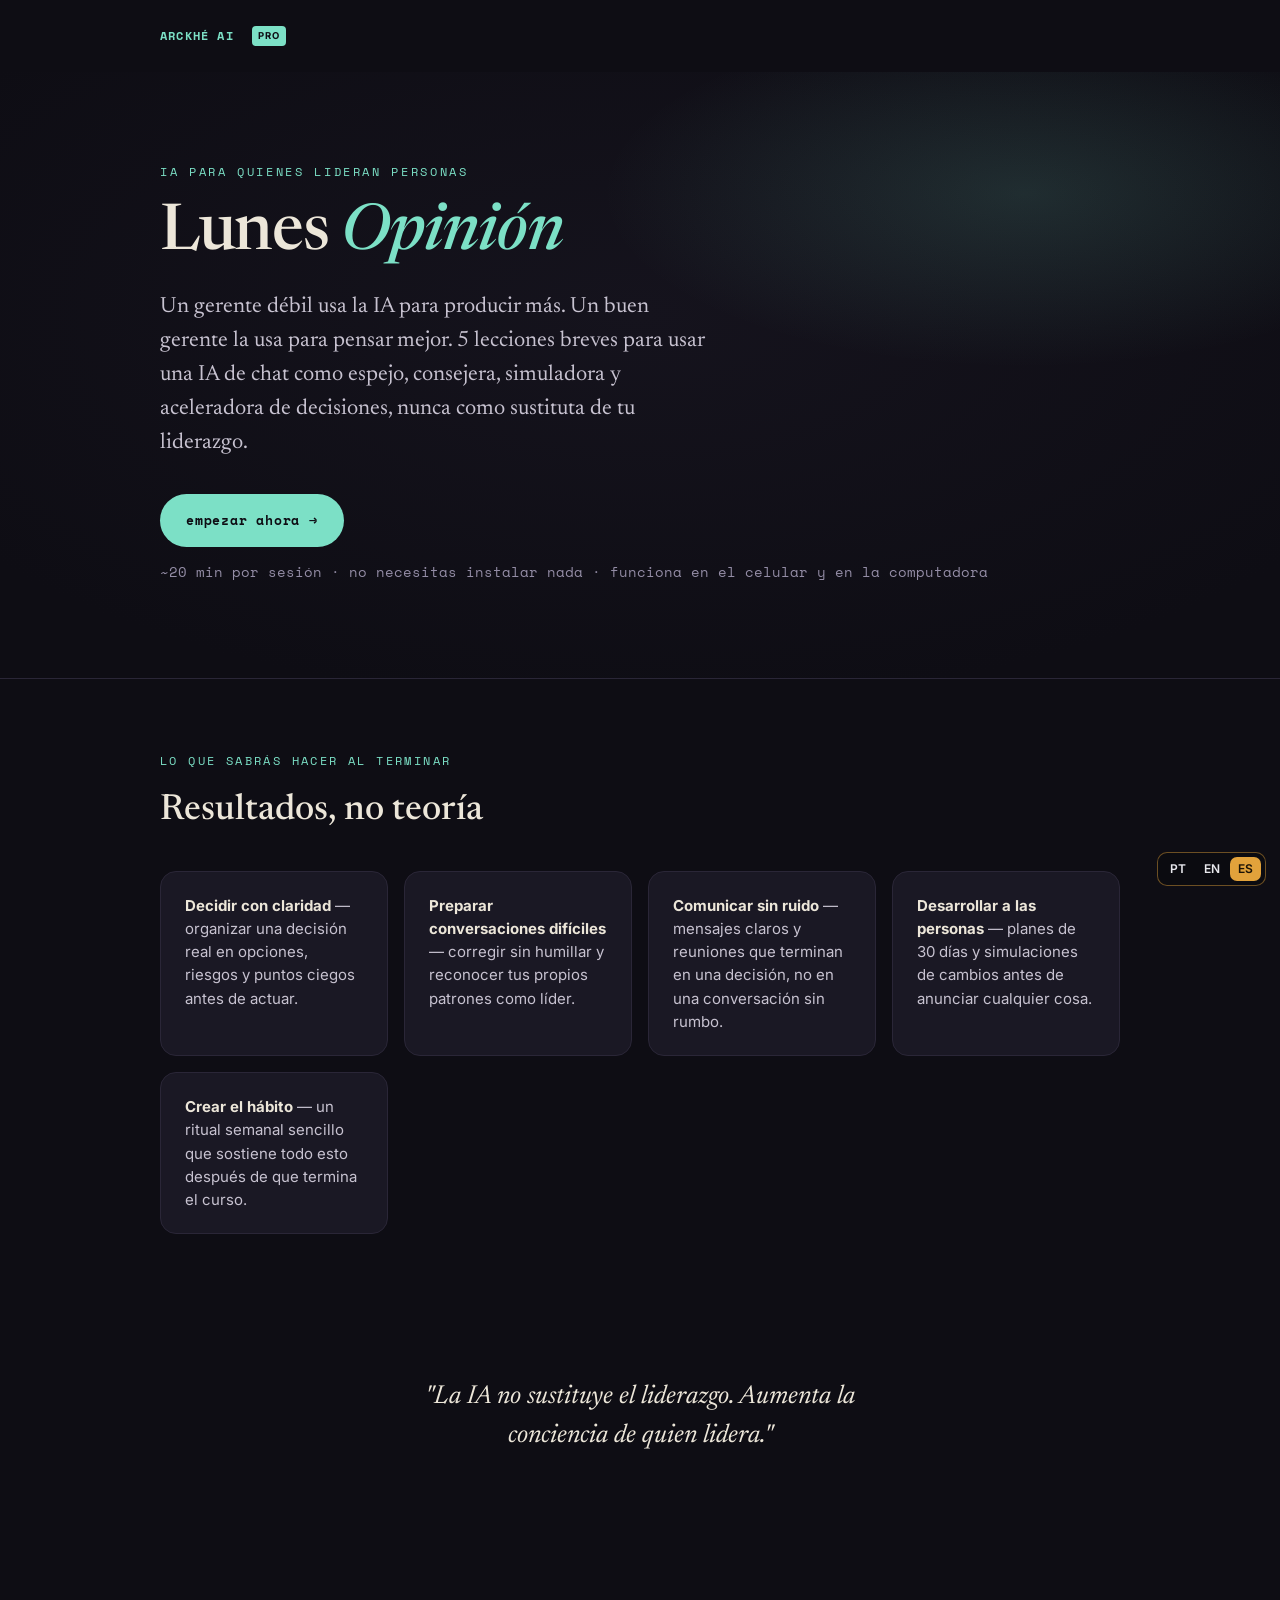
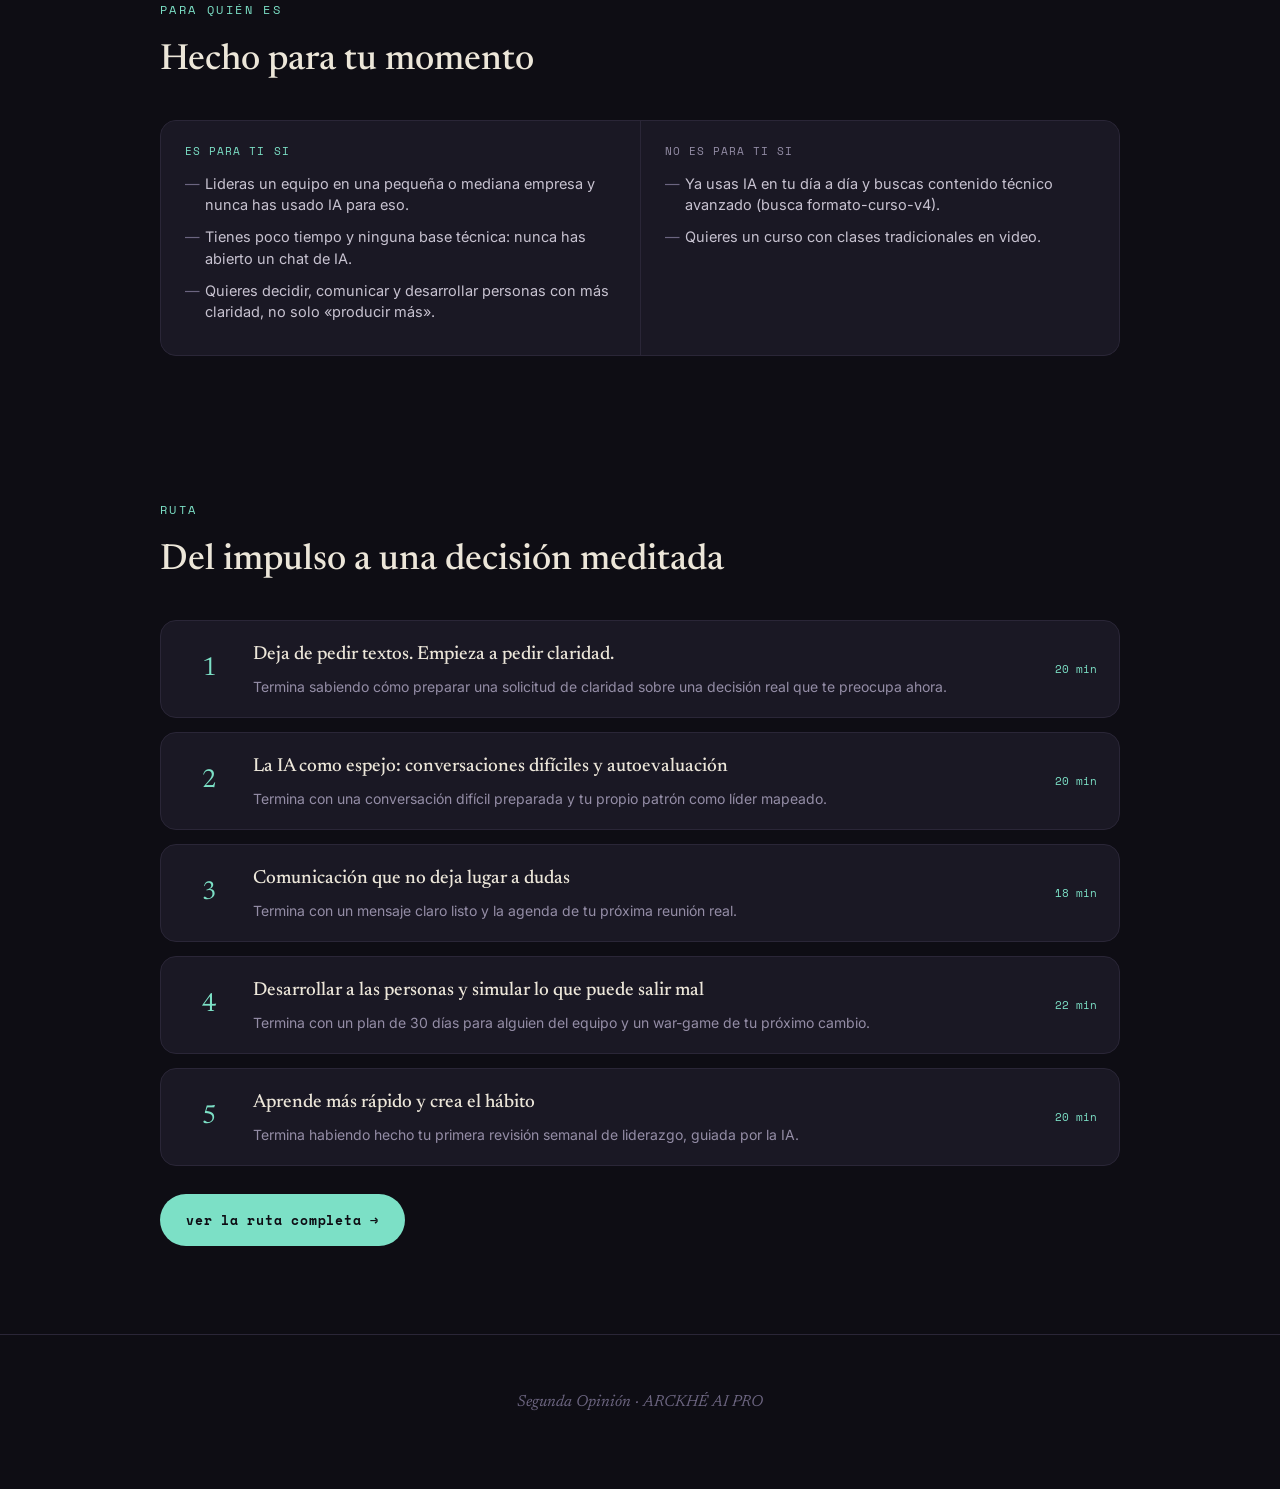
<file: es/landing.html>
<!DOCTYPE html>

<html lang="es">
<head>
<meta charset="utf-8"/>
<meta content="width=device-width, initial-scale=1" name="viewport"/>
<title>Segunda Opinión · ARCKHÉ AI PRO</title>
<link href="https://fonts.googleapis.com" rel="preconnect"/>
<link crossorigin="" href="https://fonts.gstatic.com" rel="preconnect"/>
<link href="https://fonts.googleapis.com/css2?family=Newsreader:ital,opsz,wght@0,6..72,400;0,6..72,500;0,6..72,600;1,6..72,400;1,6..72,500&amp;family=Inter:wght@400;500;600;700&amp;family=Space+Mono:wght@400;700&amp;display=swap" rel="stylesheet"/>
<style>
  :root{
    --bg:#0E0D14;--bg2:#15131d;--panel:#1a1824;--ink:#ECE6D9;--ink-soft:#C7C2D0;--muted:#948DA6;--faint:#6C6580;
    --line:#2A2637;--line2:#37324a;--accent:#7CE0C6;--accent-ink:#0E0D14;--warm:#F2B45C;
    --serif:"Newsreader",Georgia,serif;--sans:"Inter",system-ui,sans-serif;--mono:"Space Mono",ui-monospace,monospace;
  }
  *{box-sizing:border-box}
  body{margin:0;background:var(--bg);color:var(--ink);font-family:var(--sans);line-height:1.7;-webkit-font-smoothing:antialiased}
  a{color:inherit}
  .wrap{max-width:1080px;margin:0 auto;padding:0 clamp(24px,5vw,60px)}
  header.top{padding:26px 0}
  header.top .wrap{display:flex;align-items:center;gap:10px}
  header.top .mark{font-family:var(--mono);font-size:12px;letter-spacing:.1em;color:var(--accent);text-decoration:none;font-weight:700}
  header.top .pro{background:var(--accent);color:var(--accent-ink);border-radius:4px;padding:2px 6px;font-size:9.5px;font-weight:700;letter-spacing:.1em;text-decoration:none;margin-left:8px}
  .hero{position:relative;padding:10vh 0 9vh;border-bottom:1px solid var(--line);overflow:hidden}
  .hero::before{content:"";position:absolute;inset:0;z-index:0;background:radial-gradient(55% 48% at 80% 20%,rgba(124,224,198,.14),transparent 60%),radial-gradient(90% 90% at 50% 40%,var(--bg2),var(--bg) 72%)}
  .hero .wrap{position:relative;z-index:1}
  .kicker{font-family:var(--mono);font-size:12px;letter-spacing:.22em;text-transform:uppercase;color:var(--accent);margin:0 0 18px}
  h1{font-family:var(--serif);font-weight:500;font-size:clamp(36px,6vw,64px);line-height:1.05;letter-spacing:-.02em;margin:0 0 22px;max-width:18ch}
  h1 em{font-style:italic;color:var(--accent)}
  .lead{font-family:var(--serif);font-size:clamp(18px,2vw,22px);line-height:1.55;color:var(--ink-soft);max-width:46ch;margin:0 0 34px}
  .cta{display:inline-block;font-family:var(--mono);font-size:13px;letter-spacing:.06em;background:var(--accent);color:var(--accent-ink);text-decoration:none;border-radius:99px;padding:15px 26px;font-weight:700}
  .cta:hover{opacity:.92}
  .sub{color:var(--muted);font-size:13.5px;margin-top:14px;font-family:var(--mono)}

  section{padding:8vh 0}
  .eyebrow{font-family:var(--mono);font-size:12px;letter-spacing:.2em;text-transform:uppercase;color:var(--accent);margin:0 0 10px}
  h2{font-family:var(--serif);font-weight:500;font-size:clamp(26px,3.6vw,36px);margin:0 0 28px}

  .resultados{display:grid;grid-template-columns:repeat(auto-fit,minmax(220px,1fr));gap:16px}
  .resultado{border:1px solid var(--line);border-radius:16px;background:var(--panel);padding:22px 24px}
  .resultado p{margin:0;font-size:15px;color:var(--ink-soft);line-height:1.55}
  .resultado p b{color:var(--ink)}

  .aulas{display:grid;gap:14px}
  .au{display:grid;grid-template-columns:52px 1fr auto;gap:18px;align-items:center;text-decoration:none;color:inherit;background:var(--panel);border:1px solid var(--line);border-radius:16px;padding:18px 22px}
  .au .num{font-family:var(--serif);font-size:26px;color:var(--accent);text-align:center}
  .au h3{font-family:var(--serif);font-weight:500;font-size:19px;margin:0 0 4px}
  .au p{margin:0;color:var(--muted);font-size:14px}
  .au .meta{font-family:var(--mono);font-size:11px;color:var(--accent);white-space:nowrap;text-align:right}
  .au:hover{border-color:var(--accent)}

  .publico{display:grid;grid-template-columns:1fr 1fr;gap:1px;background:var(--line);border:1px solid var(--line);border-radius:16px;overflow:hidden}
  .publico .col{background:var(--panel);padding:22px 24px}
  .publico .lbl{font-family:var(--mono);font-size:10.5px;letter-spacing:.1em;text-transform:uppercase;margin:0 0 12px}
  .publico .col.sim .lbl{color:var(--accent)}
  .publico .col.nao .lbl{color:var(--muted)}
  .publico ul{margin:0;padding:0;list-style:none}
  .publico li{position:relative;padding-left:20px;margin:0 0 10px;color:var(--ink-soft);font-size:14.5px;line-height:1.5}
  .publico li::before{content:"—";position:absolute;left:0;color:var(--faint)}

  .frase{font-family:var(--serif);font-style:italic;font-size:clamp(20px,2.4vw,26px);line-height:1.5;color:var(--ink);max-width:34ch;margin:0 auto;text-align:center}

  footer{border-top:1px solid var(--line);padding:6vh 0 8vh;color:var(--faint);text-align:center;font-family:var(--serif);font-style:italic}

  @media(max-width:720px){ .publico{grid-template-columns:1fr} }
  @media(prefers-reduced-motion:reduce){*{animation:none!important}}
</style>
<link href="https://linnoff88-dev.github.io/arckhe-/landing.html" hreflang="pt-BR" rel="alternate"/><link href="https://linnoff88-dev.github.io/arckhe-/en/landing.html" hreflang="en" rel="alternate"/><link href="https://linnoff88-dev.github.io/arckhe-/es/landing.html" hreflang="es" rel="alternate"/></head>
<body><div class="ARCKHÉ-lang" style="position:fixed;right:14px;bottom:14px;z-index:9999;display:flex;gap:2px;padding:4px;border-radius:10px;background:rgba(12,12,16,.82);border:1px solid rgba(226,162,59,.45);font:600 12px/1 Sora,Inter,system-ui,sans-serif;backdrop-filter:blur(8px)" translate="no"><a href="../landing.html" hreflang="pt-BR" style="padding:6px 8px;border-radius:7px;text-decoration:none;color:#e9e9ee">PT</a><a href="../en/landing.html" hreflang="en" style="padding:6px 8px;border-radius:7px;text-decoration:none;color:#e9e9ee">EN</a><a href="landing.html" hreflang="es" style="padding:6px 8px;border-radius:7px;text-decoration:none;color:#1a1206;background:#E2A23B">ES</a></div>
<header class="top"><div class="wrap">
<a class="mark" href="https://ARCKHÉ AI" rel="noopener" target="_blank">ARCKHÉ AI</a>
<a class="pro" href="https://ARCKHÉ.pro" rel="noopener" target="_blank">PRO</a>
</div></header>
<section class="hero"><div class="wrap">
<p class="kicker">IA para quienes lideran personas</p>
<h1>Lunes <em>Opinión</em></h1>
<p class="lead">Un gerente débil usa la IA para producir más. Un buen gerente la usa para pensar mejor. 5 lecciones breves para usar una IA de chat como espejo, consejera, simuladora y aceleradora de decisiones, nunca como sustituta de tu liderazgo.</p>
<a class="cta" href="curso.html#trilha">empezar ahora →</a>
<p class="sub">~20 min por sesión · no necesitas instalar nada · funciona en el celular y en la computadora</p>
</div></section>
<section><div class="wrap">
<p class="eyebrow">Lo que sabrás hacer al terminar</p>
<h2>Resultados, no teoría</h2>
<div class="resultados">
<div class="resultado"><p><b>Decidir con claridad</b> — organizar una decisión real en opciones, riesgos y puntos ciegos antes de actuar.</p></div>
<div class="resultado"><p><b>Preparar conversaciones difíciles</b> — corregir sin humillar y reconocer tus propios patrones como líder.</p></div>
<div class="resultado"><p><b>Comunicar sin ruido</b> — mensajes claros y reuniones que terminan en una decisión, no en una conversación sin rumbo.</p></div>
<div class="resultado"><p><b>Desarrollar a las personas</b> — planes de 30 días y simulaciones de cambios antes de anunciar cualquier cosa.</p></div>
<div class="resultado"><p><b>Crear el hábito</b> — un ritual semanal sencillo que sostiene todo esto después de que termina el curso.</p></div>
</div>
</div></section>
<section><div class="wrap">
<p class="frase">"La IA no sustituye el liderazgo. Aumenta la conciencia de quien lidera."</p>
</div></section>
<section><div class="wrap">
<p class="eyebrow">Para quién es</p>
<h2>Hecho para tu momento</h2>
<div class="publico">
<div class="col sim">
<p class="lbl">es para ti si</p>
<ul>
<li>Lideras un equipo en una pequeña o mediana empresa y nunca has usado IA para eso.</li>
<li>Tienes poco tiempo y ninguna base técnica: nunca has abierto un chat de IA.</li>
<li>Quieres decidir, comunicar y desarrollar personas con más claridad, no solo «producir más».</li>
</ul>
</div>
<div class="col nao">
<p class="lbl">no es para ti si</p>
<ul>
<li>Ya usas IA en tu día a día y buscas contenido técnico avanzado (busca formato-curso-v4).</li>
<li>Quieres un curso con clases tradicionales en video.</li>
</ul>
</div>
</div>
</div></section>
<section><div class="wrap">
<p class="eyebrow">Ruta</p>
<h2>Del impulso a una decisión meditada</h2>
<div class="aulas">
<a class="au" href="curso.html#aula-1">
<div class="num">1</div>
<div><h3>Deja de pedir textos. Empieza a pedir claridad.</h3><p>Termina sabiendo cómo preparar una solicitud de claridad sobre una decisión real que te preocupa ahora.</p></div>
<div class="meta">20 min</div>
</a>
<a class="au" href="curso.html#aula-2">
<div class="num">2</div>
<div><h3>La IA como espejo: conversaciones difíciles y autoevaluación</h3><p>Termina con una conversación difícil preparada y tu propio patrón como líder mapeado.</p></div>
<div class="meta">20 min</div>
</a>
<a class="au" href="curso.html#aula-3">
<div class="num">3</div>
<div><h3>Comunicación que no deja lugar a dudas</h3><p>Termina con un mensaje claro listo y la agenda de tu próxima reunión real.</p></div>
<div class="meta">18 min</div>
</a>
<a class="au" href="curso.html#aula-4">
<div class="num">4</div>
<div><h3>Desarrollar a las personas y simular lo que puede salir mal</h3><p>Termina con un plan de 30 días para alguien del equipo y un war-game de tu próximo cambio.</p></div>
<div class="meta">22 min</div>
</a>
<a class="au" href="curso.html#aula-5">
<div class="num">5</div>
<div><h3>Aprende más rápido y crea el hábito</h3><p>Termina habiendo hecho tu primera revisión semanal de liderazgo, guiada por la IA.</p></div>
<div class="meta">20 min</div>
</a>
</div>
<p style="margin-top:28px"><a class="cta" href="curso.html#trilha">ver la ruta completa →</a></p>
</div></section>
<footer><div class="wrap">Segunda Opinión · ARCKHÉ AI PRO</div></footer>
</body>
</html>
</file>
<file: assets/aula.css>
:root{
  --bg:#0E0D14; --bg2:#15131d; --panel:#1a1824; --panel2:#221f2e;
  --ink:#ECE6D9; --ink-soft:#C7C2D0; --muted:#948DA6; --faint:#6C6580;
  --line:#2A2637; --line2:#37324a;
  --accent:#7CE0C6; --accent-dim:#4FB79E; --accent-ink:#0E0D14; --warm:#F2B45C;
  --figbg1:#1a1824; --figbg2:#15131d;
  --hl:rgba(242,180,92,.28);
  --serif:"Newsreader",Georgia,serif; --sans:"Inter",system-ui,sans-serif; --mono:"Space Mono",ui-monospace,monospace;
  --read:60ch;
}
html[data-theme="papel"]{
  --bg:#F6F1E7; --bg2:#EFE8D8; --panel:#FFFFFF; --panel2:#F3ECDD;
  --ink:#2A2620; --ink-soft:#463F33; --muted:#736A58; --faint:#9A9182;
  --line:#E4DAC7; --line2:#D7CBB2;
  --accent:#0F7A61; --accent-dim:#0F7A61; --accent-ink:#FFFFFF; --warm:#9A6310;
  --figbg1:#211d2b; --figbg2:#181521; --hl:rgba(15,122,97,.20);
}
html[data-theme="sepia"]{
  --bg:#ECE0C9; --bg2:#E4D6BB; --panel:#F5ECD7; --panel2:#EDE1C6;
  --ink:#43331F; --ink-soft:#5A4A34; --muted:#7C6A50; --faint:#9C8A6C;
  --line:#D8C8A9; --line2:#C9B792;
  --accent:#0F6E58; --accent-dim:#0F6E58; --accent-ink:#FFFFFF; --warm:#8A5A12;
  --figbg1:#211d2b; --figbg2:#181521; --hl:rgba(138,90,18,.22);
}
*{box-sizing:border-box}
html{scroll-behavior:smooth}
body{margin:0;background:var(--bg);color:var(--ink);font-family:var(--sans);line-height:1.75;-webkit-font-smoothing:antialiased;transition:background .3s,color .3s}
::selection{background:rgba(124,224,198,.24)}
.grain{position:fixed;inset:0;z-index:1;pointer-events:none;opacity:.045;mix-blend-mode:screen;
  background-image:url("data:image/svg+xml,%3Csvg xmlns='http://www.w3.org/2000/svg' width='140' height='140'%3E%3Cfilter id='n'%3E%3CfeTurbulence type='fractalNoise' baseFrequency='.9' numOctaves='2'/%3E%3C/filter%3E%3Crect width='100%25' height='100%25' filter='url(%23n)'/%3E%3C/svg%3E")}
html[data-theme="papel"] .grain,html[data-theme="sepia"] .grain{display:none}

/* top bar */
.prog{position:fixed;top:0;left:0;height:2px;background:var(--accent);width:100%;transform:scaleX(0);transform-origin:left;z-index:60;transition:transform .1s linear;will-change:transform}
.bar{position:fixed;top:0;left:0;right:0;z-index:55;pointer-events:none;transition:background .25s,border-color .25s;border-bottom:1px solid transparent}
.bar.scrolled{pointer-events:auto;background:rgba(14,13,20,.82);backdrop-filter:blur(10px);border-bottom-color:var(--line)}
html[data-theme="papel"] .bar.scrolled{background:rgba(246,241,231,.86)}
html[data-theme="sepia"] .bar.scrolled{background:rgba(236,224,201,.86)}
.bar-inner{max-width:1160px;margin:0 auto;padding:10px clamp(24px,5vw,60px);display:flex;align-items:center;justify-content:flex-end;flex-wrap:wrap;gap:8px}
.bar .brand{margin-right:auto;display:flex;align-items:center;gap:9px;white-space:nowrap;text-decoration:none;font-family:var(--mono)}
.bar .brand .mark{color:var(--accent);font-weight:700;font-size:12px;letter-spacing:.1em}
.bar .brand .pro{background:var(--accent);color:var(--accent-ink);border-radius:4px;padding:2px 6px;font-size:9.5px;font-weight:700;letter-spacing:.1em}
.bar .brand .course{color:var(--ink-soft);font-size:11px;letter-spacing:.04em;border-left:1px solid var(--line2);padding-left:10px}
.bar .brand a{pointer-events:auto;text-decoration:none;cursor:pointer}
.bar .brand a.course:hover{color:var(--accent)}
.bar button{pointer-events:auto;font-family:var(--mono);font-size:11px;line-height:1;letter-spacing:.04em;white-space:nowrap;color:var(--muted);background:rgba(20,19,29,.6);border:1px solid var(--line2);border-radius:99px;padding:8px 12px;cursor:pointer;backdrop-filter:blur(6px);transition:color .2s,border-color .2s}
html[data-theme="papel"] .bar button,html[data-theme="sepia"] .bar button{background:rgba(255,255,255,.55)}
.bar button:hover{color:var(--ink);border-color:var(--accent)}
.bar .pill{color:var(--accent)}
.bar a.back{pointer-events:auto;font-family:var(--mono);font-size:11px;line-height:1;letter-spacing:.04em;white-space:nowrap;color:var(--muted);background:rgba(20,19,29,.6);border:1px solid var(--line2);border-radius:99px;padding:8px 12px;text-decoration:none;backdrop-filter:blur(6px);transition:color .2s,border-color .2s}
.bar a.back:hover{color:var(--ink);border-color:var(--accent)}
html[data-theme="papel"] .bar a.back,html[data-theme="sepia"] .bar a.back{background:rgba(255,255,255,.55)}
@media(max-width:560px){ .bar .brand .course{display:none} }

/* COLD-OPEN */
.hero{position:relative;min-height:92vh;display:grid;place-items:center;padding:7vh clamp(24px,5vw,60px);overflow:hidden;border-bottom:1px solid var(--line)}
.hero::before{content:"";position:absolute;inset:0;z-index:0;
  background:radial-gradient(55% 48% at 80% 20%,rgba(124,224,198,.16),transparent 60%),radial-gradient(50% 42% at 10% 90%,rgba(242,180,92,.11),transparent 55%),radial-gradient(90% 90% at 50% 40%,var(--bg2),var(--bg) 72%);
  animation:drift 24s ease-in-out infinite alternate}
@keyframes drift{from{transform:translate3d(0,0,0) scale(1)}to{transform:translate3d(-1.5%,1.2%,0) scale(1.05)}}
.hero-inner{position:relative;z-index:2;width:100%;max-width:1040px;margin:0 auto;display:grid;grid-template-columns:1.1fr .9fr;align-items:center;gap:44px}
.kicker{font-family:var(--mono);font-size:12px;letter-spacing:.24em;text-transform:uppercase;color:var(--accent);margin:0 0 20px}
.hero h1{font-family:var(--serif);font-weight:500;font-size:clamp(40px,6.6vw,74px);line-height:1.0;letter-spacing:-.025em;margin:0 0 22px}
.hero h1 em{font-style:italic;color:var(--accent)}
.lead{font-family:var(--serif);font-weight:400;font-size:clamp(19px,2.1vw,24px);line-height:1.5;color:var(--ink-soft);max-width:38ch;margin:0}
.cue{margin-top:34px;font-family:var(--mono);font-size:12px;letter-spacing:.2em;text-transform:uppercase;color:var(--muted);display:flex;align-items:center;gap:10px}
.cue .arw{display:inline-block;animation:bob 1.8s ease-in-out infinite}
@keyframes bob{0%,100%{transform:translateY(0)}50%{transform:translateY(6px)}}
.herofig{display:grid;place-items:center}
.herofig svg{width:min(100%,360px);height:auto;filter:drop-shadow(0 20px 50px rgba(0,0,0,.5))}
.blink{animation:blink 1.1s steps(1) infinite} @keyframes blink{50%{opacity:0}}
.pulse{animation:pulse 2.4s ease-in-out infinite} @keyframes pulse{0%,100%{opacity:.5}50%{opacity:1}}

/* body: reading + living rail */
.layout{max-width:1160px;margin:0 auto;padding:2vh clamp(24px,5vw,60px) 12vh;display:grid;grid-template-columns:minmax(0,var(--read)) 360px;gap:64px;position:relative;z-index:2}
.col p{font-size:var(--prose-size,18px);line-height:var(--prose-lh,1.75);color:var(--ink-soft);margin:0 0 22px}
.col p b{color:var(--ink);font-weight:600}
.step{min-height:76vh;display:flex;flex-direction:column;justify-content:center;padding:5vh 0}
h2{font-family:var(--serif);font-weight:500;font-size:clamp(27px,3.6vw,38px);line-height:1.12;letter-spacing:-.015em;margin:0 0 8px;display:flex;align-items:baseline;gap:12px}
h2 .n{font-family:var(--mono);font-size:14px;color:var(--accent);font-weight:400}
.col ul{margin:6px 0 22px;padding:0;list-style:none}
.col li{position:relative;padding-left:26px;margin:0 0 13px;color:var(--ink-soft);font-size:var(--prose-size,17.5px);line-height:var(--prose-lh,1.7)}
.col li::before{content:"";position:absolute;left:2px;top:11px;width:8px;height:8px;border-radius:2px;background:var(--accent)}
.col li b{color:var(--ink)}
code{font-family:var(--mono);font-size:.85em;background:rgba(124,224,198,.12);color:var(--accent);padding:2px 6px;border-radius:5px}
html[data-theme="papel"] code,html[data-theme="sepia"] code{background:rgba(15,122,97,.12)}
pre{margin:26px 0;padding:18px 20px;border:1px solid var(--line);border-radius:14px;background:var(--figbg2);color:#D7E9E2;overflow-x:auto;font-family:var(--mono);font-size:13px;line-height:1.7}
pre .k{color:#7CE0C6} pre .s{color:#F2B45C}
pre .c{color:#6C6580}
mark.hl{background:var(--hl);color:inherit;border-radius:3px;padding:0 2px;cursor:pointer}
.colfig{margin:26px 0;text-align:center;border:1px solid var(--line);border-radius:16px;padding:22px;background:linear-gradient(180deg,var(--figbg1),var(--figbg2))}
.colfig svg{width:min(100%,320px);height:auto}
.colfig figcaption{margin-top:12px;font-family:var(--mono);font-size:11px;letter-spacing:.04em;color:var(--faint)}
details{border-top:1px solid var(--line);border-bottom:1px solid var(--line);padding:6px 0;margin:26px 0 0}
summary{cursor:pointer;font-family:var(--mono);font-size:12px;letter-spacing:.14em;text-transform:uppercase;color:var(--accent);list-style:none;padding:10px 0}
summary::-webkit-details-marker{display:none}
summary::before{content:"↓ ";color:var(--faint)} details[open] summary::before{content:"↑ "}
details p{font-size:16px}

.readbtn{margin-top:14px;align-self:flex-start;font-family:var(--mono);font-size:12px;letter-spacing:.06em;color:var(--muted);background:none;border:1px solid var(--line2);border-radius:99px;padding:8px 14px;cursor:pointer;transition:all .2s}
.readbtn:hover{border-color:var(--accent);color:var(--ink)}
.readbtn.done{background:var(--accent);color:var(--accent-ink);border-color:var(--accent);font-weight:700}

/* teste-se */
.quiz{margin:26px 0 0;padding:20px 22px;border:1px solid var(--line);border-left:3px solid var(--accent);border-radius:0 14px 14px 0;background:var(--panel)}
.quiz .qk{font-family:var(--mono);font-size:11px;letter-spacing:.14em;text-transform:uppercase;color:var(--accent);margin:0 0 10px}
.quiz .q{font-weight:600;color:var(--ink);margin:0 0 14px;font-size:16.5px}
.quiz .opt{display:block;width:100%;text-align:left;font-family:var(--sans);font-size:15px;color:var(--ink-soft);background:var(--panel2);border:1px solid var(--line2);border-radius:10px;padding:11px 14px;margin:0 0 8px;cursor:pointer;transition:all .15s}
.quiz .opt:hover{border-color:var(--accent)}
.quiz .opt.right{border-color:var(--accent);background:rgba(124,224,198,.14);color:var(--ink)}
.quiz .opt.wrong{border-color:#E0736F;background:rgba(224,115,111,.12)}
.quiz .qfb{margin:8px 0 0;font-size:14px;color:var(--muted);min-height:0}
.quiz .qfb.on{margin-top:12px}

/* pratique agora (mêo na massa, passos verificáveis) */
.practice{margin:8vh 0 0;border:1px solid var(--line);border-radius:18px;background:linear-gradient(180deg,var(--panel),var(--bg2));padding:26px 28px}
.practice .pk{font-family:var(--mono);font-size:11px;letter-spacing:.14em;text-transform:uppercase;color:var(--accent);margin:0 0 10px;display:flex;align-items:center;gap:12px}
.practice .pcount{color:var(--faint);letter-spacing:.04em}
.practice.done .pcount{color:var(--accent)}
.practice .ph{font-family:var(--serif);font-weight:500;font-size:24px;line-height:1.15;letter-spacing:-.01em;margin:0 0 10px}
.practice .pgoal{font-size:16px;color:var(--ink-soft);margin:0 0 18px}
.pcodewrap{position:relative;margin:0 0 20px}
.pcodewrap .pcode{margin:0}
.pcopy{position:absolute;top:10px;right:10px;z-index:2;font-family:var(--mono);font-size:11px;color:var(--ink-soft);background:var(--panel2);border:1px solid var(--line2);border-radius:8px;padding:5px 10px;cursor:pointer;transition:border-color .2s,color .2s}
.pcopy:hover{border-color:var(--accent);color:var(--ink)}
.psteps{list-style:none;margin:0;padding:0}
.psteps li{position:relative;padding-left:0;margin:0 0 12px;color:var(--ink-soft);font-size:16px;line-height:1.6}
.psteps li::before{display:none}
.psteps label{display:flex;align-items:flex-start;gap:12px;cursor:pointer}
.psteps input{appearance:none;-webkit-appearance:none;flex:0 0 auto;width:20px;height:20px;margin:1px 0 0;border:1.5px solid var(--line2);border-radius:6px;background:var(--panel2);cursor:pointer;position:relative;transition:border-color .2s,background .2s}
.psteps input:checked{background:var(--accent);border-color:var(--accent)}
.psteps input:checked::after{content:"";position:absolute;left:6px;top:2px;width:5px;height:10px;border:solid var(--accent-ink);border-width:0 2px 2px 0;transform:rotate(45deg)}
.psteps input:focus-visible{outline:2px solid var(--accent);outline-offset:2px}
.practice .pdone{display:none;margin:18px 0 0;padding:14px 16px;border:1px solid var(--accent-dim);border-radius:12px;background:rgba(124,224,198,.08);color:var(--ink);font-size:15.5px;line-height:1.6}
html[data-theme="papel"] .practice .pdone,html[data-theme="sepia"] .practice .pdone{background:rgba(15,122,97,.08)}
.practice.done .pdone{display:block}

/* living rail */
.rail{position:relative}
.railsticky{position:sticky;top:calc(50vh - 200px)}
.figstage{position:relative;height:300px;border:1px solid var(--line);border-radius:20px;background:linear-gradient(180deg,var(--figbg1),var(--figbg2));overflow:hidden}
.figstage::after{content:"";position:absolute;inset:0;background:radial-gradient(70% 60% at 50% 35%,rgba(124,224,198,.08),transparent 70%);pointer-events:none}
.fig{position:absolute;inset:0;display:grid;place-items:center;opacity:0;transform:scale(.96) translateY(10px);transition:opacity .5s ease,transform .5s ease}
.fig.on{opacity:1;transform:none}
.fig svg{width:80%;height:auto}
.railcap{margin-top:16px;font-family:var(--mono);font-size:11.5px;letter-spacing:.04em;color:var(--muted);min-height:34px}
.railcap b{color:var(--accent);font-weight:400}
.steps-ind{margin-top:14px;display:flex;gap:7px}
.steps-ind i{flex:1;height:3px;border-radius:2px;background:var(--line2);transition:background .3s}
.steps-ind i.on{background:var(--accent)}
.sidenote{margin-top:22px;font-size:13.5px;line-height:1.55;color:var(--muted);border-left:2px solid var(--line2);padding-left:14px}
.sidenote b{color:var(--ink-soft);font-weight:600}
.breathe{animation:breathe 4s ease-in-out infinite} @keyframes breathe{0%,100%{opacity:.5}50%{opacity:1}}

footer{max-width:1160px;margin:0 auto;padding:0 clamp(24px,5vw,60px) 14vh;color:var(--faint);font-size:14px;font-family:var(--serif);font-style:italic;border-top:1px solid var(--line);padding-top:6vh}

/* selection toolbar */
.seltb{position:absolute;z-index:70;display:none;gap:4px;background:var(--panel2);border:1px solid var(--line2);border-radius:99px;padding:4px;box-shadow:0 8px 24px rgba(0,0,0,.35)}
.seltb.on{display:flex}
.seltb button{font-family:var(--mono);font-size:11px;color:var(--ink-soft);background:none;border:none;border-radius:99px;padding:6px 11px;cursor:pointer}
.seltb button:hover{background:var(--accent);color:var(--accent-ink)}

/* panels (jornada / revisar) */
.scrim{position:fixed;inset:0;z-index:80;background:rgba(6,4,12,.6);backdrop-filter:blur(4px);display:none}
.scrim.on{display:block}
.panel{position:fixed;top:0;right:0;height:100%;width:min(420px,92vw);z-index:81;background:var(--bg2);border-left:1px solid var(--line2);transform:translateX(100%);transition:transform .3s ease;display:flex;flex-direction:column;overflow-y:auto}
.panel.on{transform:none}
.panel h3{font-family:var(--serif);font-weight:500;font-size:24px;margin:0;padding:22px 24px 6px}
.panel .close{position:absolute;top:16px;right:18px;background:none;border:none;color:var(--muted);font-size:20px;cursor:pointer}
.panel .body{padding:8px 24px 32px}
.block{margin:18px 0 0}
.block .lbl{font-family:var(--mono);font-size:11px;letter-spacing:.12em;text-transform:uppercase;color:var(--faint);margin:0 0 8px}
.pbar{height:8px;border-radius:99px;background:var(--line);overflow:hidden}
.pbar i{display:block;height:100%;width:100%;background:var(--accent);transform:scaleX(0);transform-origin:left;transition:transform .4s}
.stat{font-family:var(--serif);font-size:30px;color:var(--ink)}
.stat small{font-family:var(--mono);font-size:12px;color:var(--muted);margin-left:6px}
.mk{border-left:2px solid var(--accent);padding:4px 0 4px 12px;margin:0 0 10px;font-size:14px;color:var(--ink-soft)}
.mk .nt{display:block;color:var(--muted);font-size:12.5px;font-style:italic;margin-top:3px}
.btnrow{display:flex;gap:8px;margin-top:14px;flex-wrap:wrap}
.btnrow button,.big{font-family:var(--mono);font-size:12px;color:var(--ink-soft);background:var(--panel);border:1px solid var(--line2);border-radius:10px;padding:9px 13px;cursor:pointer}
.btnrow button:hover{border-color:var(--accent)}
.big{display:block;width:100%;text-align:center;background:var(--accent);color:var(--accent-ink);border:none;font-weight:700;padding:13px;margin-top:6px}

/* review card */
.rev{padding:8px 24px 28px}
.card{border:1px solid var(--line2);border-radius:16px;background:var(--panel);padding:26px 22px;min-height:150px;display:flex;flex-direction:column;justify-content:center}
.card .side{font-size:18px;color:var(--ink);line-height:1.6}
.card .side.back{color:var(--accent);font-weight:600;margin-top:16px;border-top:1px dashed var(--line2);padding-top:16px}
.grade{display:grid;grid-template-columns:repeat(3,1fr);gap:8px;margin-top:14px}
.grade button{font-family:var(--mono);font-size:12px;padding:12px;border-radius:10px;border:1px solid var(--line2);background:var(--panel);color:var(--ink-soft);cursor:pointer}
.grade button:hover{border-color:var(--accent)}
.revempty{color:var(--muted);text-align:center;padding:40px 0;font-family:var(--serif);font-style:italic}

/* editor de cartêo (reformular o grifo antes de salvar) */
.cedit{position:fixed;top:50%;left:50%;transform:translate(-50%,-50%);z-index:82;width:min(460px,92vw);max-height:88vh;overflow-y:auto;background:var(--bg2);border:1px solid var(--line2);border-radius:18px;padding:24px 24px 20px;display:none;box-shadow:0 24px 60px rgba(0,0,0,.5)}
.cedit.on{display:block}
.cedit h3{font-family:var(--serif);font-weight:500;font-size:22px;margin:0 0 2px}
.cedit .close{position:absolute;top:14px;right:16px;background:none;border:none;color:var(--muted);font-size:20px;cursor:pointer}
.cedit label{display:block;font-family:var(--mono);font-size:11px;letter-spacing:.1em;text-transform:uppercase;color:var(--faint);margin:16px 0 6px}
.cedit textarea{width:100%;background:var(--panel);border:1px solid var(--line2);border-radius:10px;color:var(--ink);font-family:var(--sans);font-size:15px;line-height:1.5;padding:10px 12px;resize:vertical;min-height:56px}
.cedit textarea:focus{outline:none;border-color:var(--accent)}
.cehint{font-size:12.5px;color:var(--muted);margin:12px 0 0;line-height:1.5}
.cehint b{color:var(--ink-soft)}
.cerow{display:flex;gap:8px;margin-top:16px;align-items:stretch}
.cerow .big{margin-top:0;flex:1}
.cerow #cecancel{font-family:var(--mono);font-size:12px;color:var(--ink-soft);background:var(--panel);border:1px solid var(--line2);border-radius:10px;padding:9px 16px;cursor:pointer}
.cerow #cecancel:hover{border-color:var(--accent)}

/* preferências de leitura (popover) */
.prefs{position:fixed;top:60px;right:clamp(16px,4vw,40px);z-index:70;background:var(--bg2);border:1px solid var(--line2);border-radius:14px;padding:15px 16px 13px;display:none;box-shadow:0 16px 40px rgba(0,0,0,.45);width:236px}
.prefs.on{display:block}
.prefs .prow{display:flex;align-items:center;justify-content:space-between;margin:0 0 11px;font-family:var(--sans);font-size:13px;color:var(--ink-soft)}
.prefs .pbtns{display:flex;gap:6px}
.prefs .pbtns button{font-family:var(--mono);font-size:12px;color:var(--ink-soft);background:var(--panel);border:1px solid var(--line2);border-radius:8px;min-width:32px;height:28px;cursor:pointer;transition:border-color .2s,color .2s}
.prefs .pbtns button:hover{border-color:var(--accent);color:var(--ink)}
.prefs .preset{width:100%;margin-top:3px;font-family:var(--mono);font-size:11px;letter-spacing:.04em;color:var(--muted);background:none;border:1px solid var(--line2);border-radius:8px;padding:8px;cursor:pointer;transition:border-color .2s,color .2s}
.prefs .preset:hover{border-color:var(--accent);color:var(--ink)}

/* acessibilidade + atalhos */
.sronly{position:absolute;width:1px;height:1px;padding:0;margin:-1px;overflow:hidden;clip:rect(0 0 0 0);white-space:nowrap;border:0}
.revhint{text-align:center;color:var(--faint);font-family:var(--mono);font-size:10.5px;letter-spacing:.03em;margin:10px 0 0}
.bar button:focus-visible,.bar a:focus-visible,.subnav a:focus-visible,.readbtn:focus-visible,.opt:focus-visible{outline:2px solid var(--accent);outline-offset:2px}
.view[data-aula] h1:focus{outline:none}

/* mapa nomeado da aula (rail) */
.aulamap{margin-top:18px;display:flex;flex-direction:column;gap:2px;border-top:1px solid var(--line);padding-top:14px}
.amrow{display:flex;align-items:center;gap:10px;width:100%;text-align:left;background:none;border:none;border-radius:8px;padding:6px 8px;cursor:pointer;color:var(--muted);font-family:var(--sans);font-size:12.5px;line-height:1.3;transition:background .2s,color .2s}
.amrow:hover{background:var(--panel);color:var(--ink-soft)}
.amrow.on{color:var(--ink)}
.amn{flex:0 0 auto;font-family:var(--mono);font-size:10px;width:20px;height:20px;display:grid;place-items:center;border:1px solid var(--line2);border-radius:6px;color:var(--muted);transition:all .2s}
.amrow.on .amn{color:var(--accent-ink);background:var(--accent);border-color:var(--accent)}
.amt{flex:1;overflow:hidden;text-overflow:ellipsis;white-space:nowrap}
.amck{flex:0 0 auto;color:var(--accent);opacity:0;font-size:12px;transition:opacity .2s}
.amrow.done .amck{opacity:1}
.amrow.done .amt{color:var(--ink-soft)}
.amrow:focus-visible{outline:2px solid var(--accent);outline-offset:1px}

/* onboarding (boas-vindas de 1º uso) */
.welcome{position:fixed;top:50%;left:50%;transform:translate(-50%,-50%);z-index:82;width:min(480px,92vw);max-height:88vh;overflow-y:auto;background:var(--bg2);border:1px solid var(--line2);border-radius:18px;padding:28px 28px 24px;display:none;box-shadow:0 24px 60px rgba(0,0,0,.5)}
.welcome.on{display:block}
.welcome .close{position:absolute;top:14px;right:16px;background:none;border:none;color:var(--muted);font-size:20px;cursor:pointer}
.welcome .wk{font-family:var(--mono);font-size:11px;letter-spacing:.16em;text-transform:uppercase;color:var(--accent);margin:0 0 8px}
.welcome h3{font-family:var(--serif);font-weight:500;font-size:26px;margin:0 0 16px;letter-spacing:-.01em}
.wlist{list-style:none;margin:0 0 20px;padding:0}
.wlist li{margin:0 0 12px;color:var(--ink-soft);font-size:15px;line-height:1.55;padding-left:16px;position:relative}
.wlist li::before{content:"";position:absolute;left:0;top:9px;width:6px;height:6px;border-radius:2px;background:var(--accent)}
.wlist li b{color:var(--ink)}
.welcome .big{margin-top:0}

/* copiar em blocos de código (fora do pratique) */
.codewrap{position:relative;margin:26px 0}
.codewrap pre{margin:0}

/* glossário sob demanda (termo com definiçêo no hover/foco) */
.gterm{position:relative;border-bottom:1px dotted currentColor;cursor:help}
.gterm:focus{outline:none;color:var(--accent)}
.gterm::after{content:attr(data-def);position:absolute;left:0;bottom:calc(100% + 8px);z-index:45;width:max-content;max-width:min(280px,72vw);background:var(--panel2);border:1px solid var(--line2);border-radius:10px;padding:10px 12px;font-family:var(--sans);font-size:13px;font-weight:400;font-style:normal;line-height:1.45;color:var(--ink-soft);box-shadow:0 12px 34px rgba(0,0,0,.45);white-space:normal;opacity:0;visibility:hidden;transform:translateY(4px);transition:opacity .18s,transform .18s,visibility .18s;pointer-events:none}
.gterm:hover::after,.gterm:focus::after{opacity:1;visibility:visible;transform:none}

/* reflexêo / nota por seçêo */
.reflect{border-top:1px solid var(--line);border-bottom:none;padding:0;margin:18px 0 0}
.reflect summary{font-family:var(--mono);font-size:11px;letter-spacing:.1em;text-transform:uppercase;color:var(--muted);padding:12px 0;cursor:pointer;list-style:none}
.reflect summary::-webkit-details-marker{display:none}
.reflect summary::before{content:"✍ ";color:var(--faint)}
.reflect[open] summary::before{content:"✍ ";color:var(--accent)}
.reflect.has summary{color:var(--accent)}
.reflect.has summary::after{content:" ●";color:var(--accent);font-size:9px;vertical-align:middle}
.reflecta{width:100%;background:var(--panel);border:1px solid var(--line2);border-radius:10px;color:var(--ink);font-family:var(--sans);font-size:15px;line-height:1.6;padding:12px 14px;resize:vertical;min-height:72px;margin:0 0 14px}
.reflecta:focus{outline:none;border-color:var(--accent)}

/* recap de fim de aula */
.recap{margin:8vh 0 0;border-top:2px solid var(--line2);padding-top:26px}
.recap .rk{font-family:var(--mono);font-size:11px;letter-spacing:.16em;text-transform:uppercase;color:var(--accent);margin:0 0 10px}
.recap .rtext{font-size:16px;color:var(--ink-soft);margin:0 0 16px;line-height:1.6}
.recap .big{margin-top:0}

/* subnav (trilhas no topo) — usado quando presente */
.subnav-inner{max-width:1160px;margin:0 auto;padding:2px clamp(24px,5vw,60px) 10px;display:flex;gap:8px;overflow-x:auto;scrollbar-width:none}
.subnav-inner::-webkit-scrollbar{display:none}
.subnav a{pointer-events:auto;flex:0 0 auto;font-family:var(--mono);font-size:10.5px;letter-spacing:.05em;white-space:nowrap;text-decoration:none;color:var(--muted);background:rgba(20,19,29,.5);border:1px solid var(--line2);border-radius:99px;padding:6px 11px;backdrop-filter:blur(6px);transition:color .2s,border-color .2s}
html[data-theme="papel"] .subnav a,html[data-theme="sepia"] .subnav a{background:rgba(255,255,255,.5)}
.subnav a:hover{color:var(--ink);border-color:var(--accent)}
.subnav a.cur{background:var(--accent);color:var(--accent-ink);border-color:var(--accent);font-weight:700}
/* restaura o fundo/cor do chip atual nos temas claros — senêo o override de .subnav a (papel/sépia) clobbera o fundo e o texto (accent-ink=branco) some */
html[data-theme="papel"] .subnav a.cur,html[data-theme="sepia"] .subnav a.cur{background:var(--accent);color:var(--accent-ink)}
.subnav a.soon{opacity:.55}

@media(max-width:940px){
  .hero{min-height:auto;padding:14vh 24px 8vh}
  .hero-inner{grid-template-columns:1fr;gap:26px}
  .layout{grid-template-columns:1fr;gap:0}
  .rail{display:none}
  .step{min-height:auto;padding:5vh 0}
  .mobfig{display:block!important;margin:22px 0;border:1px solid var(--line);border-radius:16px;background:linear-gradient(180deg,var(--figbg1),var(--figbg2));padding:20px;text-align:center}
  .mobfig svg{width:min(100%,300px)}
}
.mobfig{display:none}
@media(prefers-reduced-motion:reduce){*{animation:none!important}.fig{transition:none}.panel{transition:none}}

/* ======================================================================
   DELTA v5 — SOMENTE ADIÇÕES (spec §13). Nenhuma regra acima foi alterada;
   tokens intocados. 9 componentes + 3 quadros + seções novas do painel +
   ícones (set fechado ≤10, DV-3) + nota mínima de print (D-08).
   ====================================================================== */

/* --- 1/2: promessa + por-que-importa (cold-open, após kicker/h1) --- */
.promise{margin:18px 0 0;padding:14px 18px;border:1px solid var(--line2);border-left:3px solid var(--accent);border-radius:0 12px 12px 0;background:var(--panel);font-family:var(--serif);font-size:17px;line-height:1.5;color:var(--ink)}
.promise::before{content:"PROMESSA";display:block;font-family:var(--mono);font-size:10px;letter-spacing:.14em;color:var(--accent);margin:0 0 6px}
.why{margin:14px 0 0;font-size:15.5px;line-height:1.6;color:var(--ink-soft);max-width:42ch}

/* tempo (item 9) — badge renderizado pelo motor a partir de data-tempo */
.tempo-badge{display:inline-flex;align-items:center;gap:6px;font-family:var(--mono);font-size:11px;letter-spacing:.08em;color:var(--muted);margin-top:10px}
.tempo-badge::before{content:"◷";color:var(--accent)}

/* --- 3: erro comum --- */
.qerr{margin:26px 0 0;padding:18px 20px;border:1px solid var(--line);border-left:3px solid var(--warm);border-radius:0 14px 14px 0;background:var(--panel)}
.qerr .qk{font-family:var(--mono);font-size:11px;letter-spacing:.14em;text-transform:uppercase;color:var(--warm);margin:0 0 10px}
.qerr .qerr-txt{font-size:15.5px;line-height:1.6;color:var(--ink-soft);margin:0 0 8px}
.qerr .qerr-txt b{color:var(--ink)}

/* --- 4: antes/depois --- */
.qbefore-after{margin:26px 0 0;display:grid;grid-template-columns:1fr 1fr;gap:1px;border:1px solid var(--line);border-radius:14px;overflow:hidden;background:var(--line)}
.qbefore-after .qba-col{background:var(--panel);padding:16px 18px}
.qbefore-after .qba-lbl{font-family:var(--mono);font-size:10px;letter-spacing:.12em;text-transform:uppercase;margin:0 0 8px}
.qbefore-after .qba-before .qba-lbl{color:var(--muted)}
.qbefore-after .qba-depois .qba-lbl{color:var(--accent)}
.qbefore-after .qba-txt{font-size:14.5px;line-height:1.55;color:var(--ink-soft)}
.qbefore-after .qba-saldo{grid-column:1/-1;background:var(--bg2);padding:12px 18px;font-size:13.5px;color:var(--ink-soft);border-top:1px solid var(--line)}
.qbefore-after .qba-saldo b{color:var(--accent)}

/* --- 5: prática multi-modo — ícone por data-mode, base .practice herdada intacta --- */
.practice .pk[data-mode-label]::before{font-family:var(--mono);margin-right:8px}
.practice[data-mode="prompt"] .pk::before{content:"⌘";color:var(--accent)}
.practice[data-mode="tarefa"] .pk::before{content:"✓";color:var(--accent)}
.practice[data-mode="analise"] .pk::before{content:"◎";color:var(--accent)}
.practice[data-mode="codigo"] .pk::before{content:"</>";color:var(--accent)}
.psafe{margin:0 0 18px;padding:12px 14px;border:1px dashed var(--line2);border-radius:10px;background:var(--bg2);font-size:14px;line-height:1.55;color:var(--muted)}
.psafe::before{content:"✓ seguro — ";color:var(--accent);font-weight:600}

/* --- 6: resumo autoral (distinto do .recap do motor, que vem DEPOIS no DOM) --- */
.recap-autor{margin:8vh 0 0;border-top:2px solid var(--line2);padding-top:26px}
.recap-autor .rak{font-family:var(--mono);font-size:11px;letter-spacing:.16em;text-transform:uppercase;color:var(--accent);margin:0 0 12px}
.recap-autor ul{list-style:none;margin:0;padding:0}
.recap-autor li{position:relative;padding-left:22px;margin:0 0 10px;color:var(--ink-soft);font-size:15.5px;line-height:1.6}
.recap-autor li::before{content:"—";position:absolute;left:0;color:var(--accent)}

/* --- 7: microaçêo + gancho --- */
.next-action{margin:22px 0 0;padding:18px 20px;border:1px solid var(--accent-dim);border-radius:14px;background:rgba(124,224,198,.06)}
html[data-theme="papel"] .next-action,html[data-theme="sepia"] .next-action{background:rgba(15,122,97,.06)}
.next-action .nak{font-family:var(--mono);font-size:11px;letter-spacing:.14em;text-transform:uppercase;color:var(--accent);margin:0 0 10px}
.next-action .na-win{font-size:16px;color:var(--ink);margin:0 0 8px;font-weight:600}
.next-action .na-action{font-size:15px;color:var(--ink-soft);margin:0 0 8px;line-height:1.55}
.next-action .na-hook{font-size:14px;color:var(--muted);font-style:italic;margin:0}

/* --- 8: tipo (fundamento/ferramenta) + versêo --- */
.step[data-kind]{position:relative}
.step[data-kind] h2::after{font-family:var(--mono);font-size:9.5px;letter-spacing:.1em;text-transform:uppercase;vertical-align:middle;margin-left:10px;padding:3px 8px;border-radius:99px;border:1px solid var(--line2);color:var(--muted)}
.step[data-kind="fundamento"] h2::after{content:"● fundamento"}
.step[data-kind="ferramenta"] h2::after{content:"▲ ferramenta"}
.data-versao,[data-versao]::before{font-family:var(--mono);font-size:10.5px;color:var(--warm)}
.step[data-versao] h2::before{content:attr(data-versao);display:block;font-family:var(--mono);font-size:10px;letter-spacing:.06em;color:var(--warm);margin-bottom:6px}

/* --- quadros: aplicaçêo / passo-a-passo / frase-âncora --- */
.qapply{margin:26px 0 0;padding:18px 20px;border:1px solid var(--line);border-radius:14px;background:var(--panel)}
.qapply .qak{font-family:var(--mono);font-size:11px;letter-spacing:.12em;text-transform:uppercase;color:var(--accent);margin:0 0 10px}
.qapply ul{list-style:none;margin:0;padding:0}
.qapply li{position:relative;padding-left:20px;margin:0 0 8px;color:var(--ink-soft);font-size:14.5px;line-height:1.55}
.qapply li::before{content:"→";position:absolute;left:0;color:var(--accent)}
.qapply b{color:var(--ink)}

.qsteps{margin:26px 0 0;padding:18px 20px;border:1px solid var(--line);border-radius:14px;background:var(--panel)}
.qsteps .qsk{font-family:var(--mono);font-size:11px;letter-spacing:.12em;text-transform:uppercase;color:var(--accent);margin:0 0 12px}
.qsteps ol{margin:0;padding:0 0 0 20px;color:var(--ink-soft);font-size:15px;line-height:1.6}
.qsteps li{margin:0 0 8px}
.qsteps li b{color:var(--ink)}

.qanchor{margin:36px 0;text-align:center;padding:8px 0}
.qanchor p{font-family:var(--serif);font-style:italic;font-size:clamp(21px,2.6vw,27px);line-height:1.4;color:var(--ink);max-width:32ch;margin:0 auto}

/* --- ícones do painel/estado (set fechado ≤10, DV-3) --- */
.ic-fundamento::before{content:"●";color:var(--accent);margin-right:6px}
.ic-ferramenta::before{content:"▲";color:var(--warm);margin-right:6px}
.ic-modo-prompt::before{content:"⌘";color:var(--accent);margin-right:6px}
.ic-modo-tarefa::before{content:"✓";color:var(--accent);margin-right:6px}
.ic-modo-analise::before{content:"◎";color:var(--accent);margin-right:6px}
.ic-modo-codigo::before{content:"</>";color:var(--accent);margin-right:6px}
.ic-concluida::before{content:"✓";color:var(--accent);margin-right:6px}
.ic-andamento::before{content:"◐";color:var(--muted);margin-right:6px}
.ic-pendente::before{content:"○";color:var(--faint);margin-right:6px}
.ic-psafe::before{content:"✓";color:var(--accent);margin-right:6px}

/* --- painel D-09: seções novas (dentro do #jornada existente, aditivo) --- */
.capacidades{list-style:none;margin:0;padding:0}
.capacidades li{position:relative;padding-left:20px;margin:0 0 9px;color:var(--ink-soft);font-size:14px;line-height:1.5}
.capacidades li::before{content:"✓";position:absolute;left:0;color:var(--accent)}
.capacidades-empty{color:var(--muted);font-size:13.5px;font-style:italic}
.timeinvest{display:flex;gap:20px;margin:4px 0 0}
.timeinvest .ti-block{flex:1}
.timeinvest .ti-num{font-family:var(--serif);font-size:26px;color:var(--ink)}
.timeinvest .ti-lbl{font-family:var(--mono);font-size:10px;letter-spacing:.08em;color:var(--muted);display:block;margin-top:2px}
.praticas-check{display:flex;flex-wrap:wrap;gap:6px;margin-top:6px}
.praticas-check span{width:22px;height:22px;display:grid;place-items:center;border-radius:6px;border:1px solid var(--line2);font-family:var(--mono);font-size:10px;color:var(--faint)}
.praticas-check span.done{background:var(--accent);color:var(--accent-ink);border-color:var(--accent)}
.pendentes-tone{font-size:13.5px;color:var(--ink-soft);line-height:1.5;margin:6px 0 0}
.pendentes-tone b{color:var(--accent)}
.trilha-sintese{margin-top:6px;font-family:var(--serif);font-style:italic;font-size:15px;color:var(--ink-soft);line-height:1.5}

/* --- statcards da trilha (AD-8, progresso agregado) --- */
.statcards{display:grid;grid-template-columns:repeat(auto-fit,minmax(140px,1fr));gap:14px;margin:0 0 6vh}
.statcard{border:1px solid var(--line);border-radius:14px;background:var(--panel);padding:16px 18px}
.statcard .sc-num{font-family:var(--serif);font-size:28px;color:var(--ink)}
.statcard .sc-lbl{font-family:var(--mono);font-size:10.5px;letter-spacing:.06em;color:var(--muted);display:block;margin-top:4px}

/* --- estado tempo+estado no card da trilha (.au .meta já existe; só adiciona o ícone) --- */
.au .meta .ic-concluida,.au .meta .ic-andamento,.au .meta .ic-pendente{margin-right:2px}

/* --- print mínimo (D-08 — nada quebra grosseiramente; sem suporte real de paginaçêo) --- */
@media print{
  .bar,.prog,.grain,.panel,.scrim,.cedit,.prefs,.welcome,.seltb,.readbtn,.pcopy,.subnav{display:none!important}
  body{background:#fff!important;color:#111!important}
  .hero,.step,.practice,.qerr,.qbefore-after,.qapply,.qsteps,.recap-autor,.next-action{background:none!important;border-color:#ccc!important}
  a{color:#111!important;text-decoration:underline}
}
</file>
